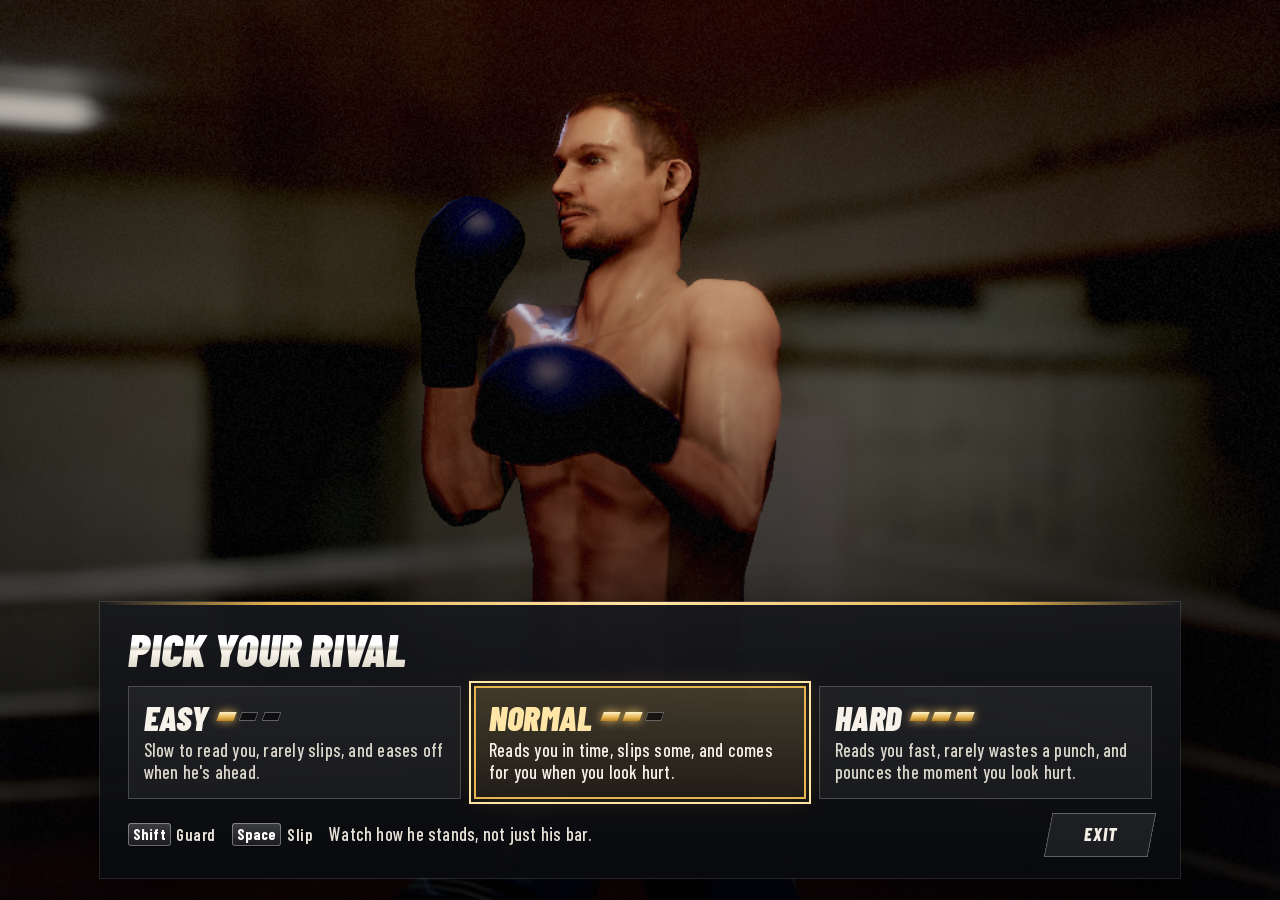
<file: gfx/dev/extras.html>
<!doctype html>
<html lang="en">
<head>
<meta charset="utf-8">
<meta name="viewport" content="width=device-width,initial-scale=1,viewport-fit=cover">
<title>Arena extras test bench</title>
<style>
  html,body{margin:0;background:#000;height:100%}
  #bg{position:absolute;inset:0;background:#141210 url(ref/look-target.png) center/cover no-repeat}
</style>
</head>
<body>
<!-- Test bench only. Each module on its own over a photo standing in for the live ring. No GPU needed.
     Query: view=menu|notes|coach|stack, text=small|large, rm=1, touch=1, initial=easy|normal|hard, cx=live (the real Codex, read out of game.js, for layout).
     window.EXTRAS is what a test drives. -->
<div class="arena-x" id="root"><div id="bg"></div></div>
<script type="module">
import { createFightMenu, LEVEL_LINES, STORE_KEY } from '../arena/menu.js';
import { createNotesPanel, DISCLAIMER, renderMarkdown } from '../arena/notes.js';
import { createCoach, COACH_LINES } from '../arena/coach.js';
import { createMatch, setReach, STEP, HEAD } from '../arena/sim.js';
import { createAI, createBot } from '../arena/ai.js';

const P = new URLSearchParams(location.search);
const view = P.get('view') || 'menu';
if (P.get('text')) document.documentElement.dataset.textSize = P.get('text');
if (P.get('rm')) document.body.classList.add('reduce-motion');
const touch = P.has('touch') ? P.get('touch') === '1' : undefined;
const root = document.getElementById('root');

/* The real Codex, without a copy: the same object the game declares, cut out of the real script and declared the same way, as a classic-script const. */
async function loadLiveCodex() {
  const source = await (await fetch('../../game.js')).text();
  const from = source.indexOf('const CX = {'), to = source.indexOf('const SD = {', from);
  if (from < 0 || to < 0) throw new Error('CX not found in game.js');
  const s = document.createElement('script');
  s.textContent = source.slice(from, to);
  document.head.appendChild(s);
  return source;
}

const log = { pick: [], exit: 0, close: 0 };
const X = window.EXTRAS = { log, view, LEVEL_LINES, STORE_KEY, DISCLAIMER, COACH_LINES, HEAD, renderMarkdown, menu: null, notes: null, coach: null, hud: null, match: null, game: null };

/* ---------- helpers a test can call ---------- */
const describe = (n) => (n ? n.tagName.toLowerCase() + (n.className && n.className.baseVal === undefined ? '.' + String(n.className).trim().replace(/\s+/g, '.') : '') + (n.dataset && n.dataset.level ? '[' + n.dataset.level + ']' : '') + (n.dataset && n.dataset.key ? '[' + n.dataset.key + ']' : '') + (n.dataset && n.dataset.act ? '[' + n.dataset.act + ']' : '') : null);
X.focused = () => describe(document.activeElement);
/* Anything showing that runs off the viewport, within one module's element. */
X.offscreen = (sel) => {
  const w = innerWidth, h = innerHeight, bad = [];
  for (const el of document.querySelectorAll(sel + ', ' + sel + ' *')) {
    const cs = getComputedStyle(el);
    if (cs.display === 'none' || cs.visibility === 'hidden') continue;
    const r = el.getBoundingClientRect();
    if (!r.width || !r.height) continue;
    if (r.right > w + 1 || r.left < -1) bad.push(describe(el) + ' x ' + Math.round(r.left) + '..' + Math.round(r.right));
  }
  return bad.slice(0, 8);
};
X.rects = (sel) => [...document.querySelectorAll(sel)].map((el) => { const r = el.getBoundingClientRect(); return { el: describe(el), x: Math.round(r.left), y: Math.round(r.top), w: Math.round(r.width), h: Math.round(r.height) }; });

/* ---------- menu ---------- */
X.makeMenu = (o = {}) => {
  if (X.menu) X.menu.destroy();
  X.menu = createFightMenu(root, { touch, initial: P.get('initial') || undefined, onPick: (l) => log.pick.push(l), onExit: () => log.exit++, ...o });
  return X.menu;
};
/* ---------- notes ---------- */
X.makeNotes = (o = {}) => {
  if (X.notes) X.notes.destroy();
  X.notes = createNotesPanel(root, { onClose: () => log.close++, ...o });
  return X.notes;
};

/* ---------- the corner's line: the markup the hook adds to index.js, and the real sim to feed it ---------- */
function makeCoachStrip() {
  const el = document.createElement('div');
  el.className = 'ax-x-coach';
  el.setAttribute('role', 'status');
  el.innerHTML = '<span class="ax-x-coach-who">Your corner</span><span class="ax-x-coach-text"></span>';
  el.style.visibility = 'hidden';
  (X.hud ? X.hud.el : root).appendChild(el); // inside the HUD's stacking context, as the hook does, so the pause and end panels cover it
  return el;
}
X.showCoach = (text) => { if (!X.strip) X.strip = makeCoachStrip(); X.strip.querySelector('.ax-x-coach-text').textContent = text; X.strip.style.visibility = 'visible'; X.strip.classList.add('is-on'); };
X.hideCoach = () => { if (X.strip) { X.strip.classList.remove('is-on'); X.strip.style.visibility = 'hidden'; } };
/* One real match, the game's frame loop, a bot on the player's side. Returns what the corner said at each round end. */
X.playCoach = async (bot = 'learner', level = 'normal', seed = 1) => {
  setReach(await (await fetch('../arena/reach.json')).json());
  const FRAME = 1 / 60, m = createMatch({ seed, ringHalf: 2.9, corners: { blue: [-2.5, -2.5], red: [2.5, 2.5] } }), b = createBot(bot, { seed: seed * 7 + 1 }), ai = createAI({ difficulty: level, seed: seed * 13 + 5 });
  const c = X.coach || (X.coach = createCoach({ HEAD }));
  c.reset();
  const said = [];
  let bank = 0, guard = 0;
  while (m.state !== 'over' && guard++ < 54000) {
    const ip = b.decide(m, m.p, m.o, FRAME), io = ai.decide(m, m.o, m.p, FRAME);
    m.step(0, ip, io); ip.punch = null; io.punch = null;
    bank += FRAME;
    while (bank >= STEP && m.state !== 'over') { bank -= STEP; m.step(STEP, ip, io); }
    for (const e of m.events) { c.onEvent(e); if (e.type === 'round_end') { const r = c.line(m); said.push({ round: e.round, tag: r.tag, text: r.text, stop: c.offerStop(m), state: m.state }); } }
    m.events.length = 0;
  }
  X.match = m;
  return { said, how: m.result.how };
};

/* ---------- stack: the real HUD under the modules, and index.js's keyboard routing with the hook's one line, so the routing can be tested with no GPU ---------- */
function fakeFighter(name, corner) { return { x: 0, z: 0, vx: 0, vz: 0, yaw: 0, hp: 100, maxHp: 100, sta: 100, maxSta: 100, head: 0, guard: 0, punch: null, stun: 0, slip: 0, down: null, knock: { x: 0, z: 0 }, landed: 0, taken: 0, clean: 0, fat: 0, name, corner, thrown: 0, kd: 0 }; }
async function makeStack() {
  const { createHud } = await import('../arena/hud.js');
  const m = X.match = { state: 'fight', round: 1, rounds: 3, clock: 41, p: fakeFighter('YOU', 'blue'), o: fakeFighter('RIVAL', 'red'), events: [], result: null, scores: [], step() {} };
  const game = X.game = { paused: false, closed: 0, keys: [], seen: [] };
  const hud = X.hud = createHud(root, { touch, onPause: () => { game.paused = true; }, onResume: () => { game.paused = false; }, onExit: () => { game.closed++; }, onRematch: () => {}, onInput: () => {}, onNotes: () => X.notes.open() });
  await hud.ready;
  /* the Notes button the hook adds to hud.js, unless it is already there */
  for (const panel of hud.el.querySelectorAll('.ax-pause,.ax-end')) if (!panel.querySelector('[data-x-notes],[data-act="notes"]')) {
    const b = document.createElement('button');
    b.className = 'ax-btn'; b.type = 'button'; b.dataset.xNotes = '1'; b.innerHTML = '<span>Notes</span>';
    b.addEventListener('click', () => X.notes.open());
    panel.querySelector('.ax-btnrow').appendChild(b);
  }
  hud.update(m, 0);
  /* From index.js wireInput. The first two lines after the modifier check are the hook. */
  const panelOn = () => hud.el.querySelector('.ax-panel.is-on');
  const GAME = new Set(['KeyW', 'KeyA', 'KeyS', 'KeyD', 'ShiftLeft', 'ShiftRight', 'Space', 'KeyJ', 'KeyK', 'KeyL', 'KeyU', 'KeyI', 'KeyO']);
  game.onKeyDown = (e) => {
    if (e.ctrlKey || e.metaKey || e.altKey) return;
    if (X.menu && X.menu.isOpen) return;
    if (X.notes && X.notes.isOpen) return;
    const code = e.code;
    if (code === 'Escape') {
      e.preventDefault(); e.stopPropagation();
      if (e.repeat) return;
      if (hud.paused) { game.paused = false; hud.setPaused(false); return; }
      if (hud.el.querySelector('.ax-end.is-on')) { game.closed++; return; }
      game.paused = true; hud.setPaused(true); return;
    }
    const panel = panelOn();
    if (panel) {
      if (code === 'Tab') { e.preventDefault(); const b = [...panel.querySelectorAll('.ax-btn')], i = b.indexOf(document.activeElement); b[(i + (e.shiftKey ? -1 : 1) + b.length) % b.length].focus(); }
      if (!(e.target && panel.contains(e.target))) e.stopPropagation();
      return;
    }
    e.stopPropagation();
    if (code === 'Tab') e.preventDefault();
    if (!GAME.has(code)) return;
    e.preventDefault();
    game.keys.push(code);
  };
  game.onKeyUp = (e) => { const panel = panelOn(); if (!(panel && e.target && panel.contains(e.target))) e.stopPropagation(); };
  window.addEventListener('keydown', game.onKeyDown, true);
  window.addEventListener('keyup', game.onKeyUp, true);
  root.addEventListener('keydown', (e) => e.stopPropagation());
  root.addEventListener('keyup', (e) => e.stopPropagation());
  /* the page's own listeners, which must never hear a key while the overlay is up */
  window.addEventListener('keydown', (e) => game.seen.push(e.code));
  X.endScreen = async () => {
    Object.assign(m, { state: 'over', clock: 0, round: 3, scores: [[10, 9], [9, 10], [10, 9]], result: { winner: 'p', how: 'decision', round: 3 } });
    m.p.hp = 41; m.o.hp = 33; m.p.clean = 9; m.o.clean = 11; m.p.landed = 38; m.o.landed = 35;
    hud.onEvent({ type: 'decision', who: 'p', t: 0 });
    for (let i = 0; i < 30; i++) hud.update(m, .25);
  };
  X.breakScreen = () => {
    Object.assign(m, { state: 'break', clock: 8, round: 1, scores: [[10, 9]] });
    m.p.hp = 58; m.o.hp = 44; m.p.sta = 60; m.o.sta = 50;
    hud.onEvent({ type: 'round_end', who: 'p', round: 1, score: [10, 9], t: 0 });
    hud.update(m, .05);
    hud.update(m, 1.5);
  };
}

X.ready = (async () => {
  let page = null;
  if (P.get('cx') === 'live') page = await loadLiveCodex();
  X.makeNotes();
  X.makeMenu();
  await Promise.all([X.menu.ready, X.notes.ready]);
  X.pageSource = page;
  if (view === 'stack') await makeStack();
  if (view === 'coach') { X.coach = createCoach({ HEAD }); await makeStack(); X.breakScreen(); }
  if (view === 'menu') X.menu.show();
  if (view === 'notes') X.notes.open(P.get('section') || undefined);
  return true;
})();
</script>
</body>
</html>
</file>
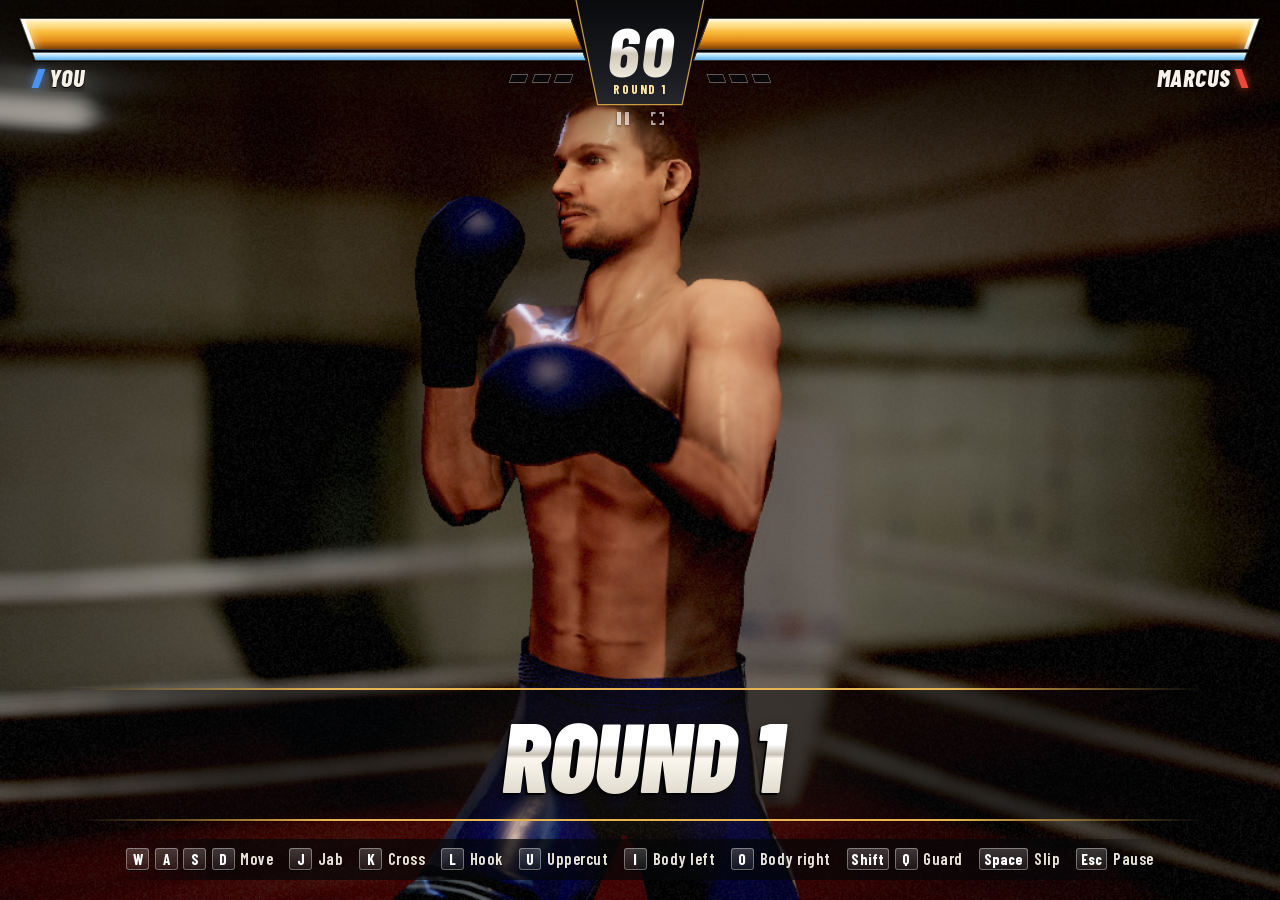
<file: gfx/dev/hud.html>
<!doctype html>
<html lang="en">
<head>
<meta charset="utf-8">
<meta name="viewport" content="width=device-width,initial-scale=1,viewport-fit=cover">
<title>Arena HUD test bench</title>
<style>
  html,body{margin:0;background:#000;height:100%}
  #bg{position:absolute;inset:0;background:#141210 url(ref/look-target.png) center/cover no-repeat}
</style>
</head>
<body>
<!-- Test bench only. The photo stands in for the 3D scene so the HUD can be judged over a realistic picture. -->
<div class="arena-x" id="root"><div id="bg"></div></div>
<script type="module">
import { createHud } from '../arena/hud.js';

const params = new URLSearchParams(location.search);
if (params.get('text')) document.documentElement.dataset.textSize = params.get('text');
if (params.get('rm')) document.body.classList.add('reduce-motion');
const touch = params.get('touch') === '1';

/* A fake Match that follows the sim contract in DESIGN.md. It holds state, the real sim is not involved. */
function fighter(name, corner) {
  return { x: 0, z: 0, vx: 0, vz: 0, yaw: 0, hp: 100, maxHp: 100, sta: 100, maxSta: 100, head: 13.37, guard: 0, punch: null, stun: 0, slip: 0, down: null,
    knock: { x: 0, z: 0 }, landed: 0, taken: 0, clean: 0, fat: 0, name, corner };
}
function fakeMatch() {
  return { state: 'intro', round: 1, rounds: 3, clock: 60, p: fighter('You', 'blue'), o: fighter('Marcus', 'red'), events: [], result: null, scores: [],
    step() {} };
}
let match = fakeMatch();
const log = { pause: 0, resume: 0, rematch: 0, exit: 0, input: [] };
const hud = createHud(document.getElementById('root'), {
  touch,
  onPause: () => log.pause++, onResume: () => log.resume++, onExit: () => log.exit++,
  onRematch: () => { log.rematch++; match = fakeMatch(); },
  onInput: params.get('keys') === '1' ? undefined : (code, down) => log.input.push(code + (down ? '+' : '-')),
});
let running = true, last = performance.now();
function frame(now) {
  const dt = Math.min(.1, (now - last) / 1000); last = now;
  if (running) {
    for (const ev of match.events) hud.onEvent(ev);
    match.events.length = 0;
    hud.update(match, dt);
  }
  requestAnimationFrame(frame);
}
requestAnimationFrame(frame);
const sleep = (ms) => new Promise((r) => setTimeout(r, ms));
const ev = (type, o = {}) => match.events.push({ type, who: 'p', t: 0, ...o });
/* Run the HUD's timers forward without waiting, so a state can be shot without the banner that led to it. */
const settle = (sec = 3) => { for (let i = 0; i < sec / .25; i++) hud.update(match, .25); };
const fightAt = (o) => { Object.assign(match, { state: 'fight', ...o }); hud.update(match, 0); };

const scenes = {
  async load0() { hud.showLoading(0.0, 'Loading the ring'); },
  async load() { hud.showLoading(0.62, 'Loading the fighters'); },
  async intro() { ev('round_start'); },
  async intro3() { match.round = 3; ev('round_start'); },
  async fightbanner() { match.state = 'fight'; ev('fight'); },
  async fight() {
    fightAt({ clock: 43 }); match.p.hp = 71; match.o.hp = 52; match.p.sta = 64; match.o.sta = 41;
    settle();
    match.o.hp = 38; ev('hit', { who: 'p', kind: 'hook', tgt: 'head', power: .7, dir: [1, 0] });
  },
  async combo() {
    fightAt({ clock: 31, round: 2, scores: [{ p: 10, o: 9 }] }); match.p.hp = 83; match.o.hp = 61; match.p.sta = 52; match.o.sta = 60;
    settle();
    for (let i = 0; i < 4; i++) {
      match.o.hp -= 5;
      ev('hit', { who: 'p', kind: i === 3 ? 'hook' : 'jab', tgt: 'head', power: .5, counter: i === 3, dir: [1, 0] });
      await sleep(70);
    }
  },
  async low() {
    fightAt({ clock: 7.4, round: 3, scores: [{ p: 10, o: 9 }, { p: 9, o: 10 }] }); match.p.hp = 27; match.o.hp = 12; match.p.sta = 18; match.o.sta = 9;
    settle();
    match.p.hp = 19; ev('hit', { who: 'o', kind: 'cross', tgt: 'head', power: .95, dir: [-1, 0] });
    await sleep(70);
  },
  async downo() {
    match.state = 'down'; match.clock = 22; match.p.hp = 66; match.o.hp = 14; match.o.down = { t: 4.2, count: 4, n: 2 };
    ev('knockdown', { who: 'o', power: 1 });
  },
  async downp() {
    match.state = 'down'; match.clock = 22; match.p.hp = 0; match.o.hp = 71; match.p.down = { t: 6.1, count: 6, n: 1 };
    ev('knockdown', { who: 'p', power: 1 });
  },
  async time() {
    match.state = 'break'; match.clock = 8; match.p.hp = 58; match.o.hp = 44; match.scores = [{ p: 10, o: 9 }];
    ev('round_end');
  },
  async ko() {
    match.state = 'over'; match.clock = 12; match.round = 2; match.p.hp = 40; match.o.hp = 0; match.scores = [{ p: 10, o: 9 }];
    match.result = { winner: 'p', how: 'ko', round: 2 }; ev('ko', { who: 'o' });
  },
  async tko() {
    match.state = 'over'; match.clock = 33; match.round = 1; match.p.hp = 12; match.o.hp = 61;
    match.result = { winner: 'o', how: 'tko', round: 1 }; ev('tko', { who: 'p' });
  },
  async stopped() {
    match.state = 'over'; match.clock = 12; match.round = 3; match.p.hp = 71; match.o.hp = 54; match.scores = [{ p: 10, o: 9 }, { p: 10, o: 9 }];
    match.result = { winner: 'p', how: 'stopped', round: 3 }; ev('stopped', { who: 'o' });
  },
  async decision() {
    match.state = 'over'; match.clock = 0; match.round = 3; match.p.hp = 41; match.o.hp = 33; match.scores = [{ p: 10, o: 9 }, { p: 9, o: 10 }, { p: 10, o: 9 }];
    match.result = { winner: 'p', how: 'decision', round: 3 }; ev('decision', { who: 'p' });
  },
  async endstop() {
    match.state = 'over'; match.clock = 12; match.round = 3; match.p.hp = 71; match.o.hp = 54; match.p.clean = 4; match.o.clean = 19; match.p.landed = 41; match.o.landed = 22;
    match.scores = [{ p: 10, o: 9 }, { p: 10, o: 9 }];
    match.result = { winner: 'p', how: 'stopped', round: 3 }; ev('stopped', { who: 'o' });
    await sleep(60); settle(5);
  },
  async endko() {
    match.state = 'over'; match.clock = 12; match.round = 2; match.p.hp = 0; match.o.hp = 61; match.p.clean = 15; match.o.clean = 6; match.p.landed = 18; match.o.landed = 33;
    match.scores = [{ p: 9, o: 10 }];
    match.result = { winner: 'o', how: 'ko', round: 2 }; ev('ko', { who: 'p' });
    await sleep(60); settle(5);
  },
  async enddec() {
    match.state = 'over'; match.clock = 0; match.round = 3; match.p.hp = 41; match.o.hp = 33; match.p.clean = 9; match.o.clean = 11; match.p.landed = 38; match.o.landed = 35;
    match.scores = [{ p: 10, o: 9 }, { p: 9, o: 10 }, { p: 10, o: 8 }];
    match.result = { winner: 'p', how: 'decision', round: 3 }; ev('decision', { who: 'p' });
    await sleep(60); settle(5);
  },
  async pause() {
    fightAt({ clock: 43 }); match.p.hp = 71; match.o.hp = 52;
    settle();
    q('.ax-pausebtn').click();
  },
};
const q = (s) => document.querySelector(s);
window.HUDTEST = {
  hud, log, scenes,
  get match() { return match; },
  sleep,
  /* Run a scene on a fresh fake match, then wait for its entrance animation to settle. */
  async scene(name, wait = 700) {
    match = fakeMatch();
    await sleep(40);
    await hud.ready;
    await scenes[name]();
    await sleep(wait);
    return { name, overflowX: overflow() };
  },
  overflow,
};
/* Anything on screen that runs off the side of the viewport. */
function overflow() {
  const w = innerWidth, h = innerHeight, bad = [];
  for (const el of document.querySelectorAll('.ax-hud *')) {
    const cs = getComputedStyle(el);
    if (cs.display === 'none' || cs.visibility === 'hidden') continue;
    if (el.closest('.ax-bn-burst,.ax-bn-glow,.ax-bn-ghost,.ax-sr')) continue;
    const r = el.getBoundingClientRect();
    if (!r.width || !r.height) continue;
    if (el.closest('.ax-bn') && !el.closest('.is-on')) continue;
    if (el.closest('.ax-panel') && !el.closest('.is-on')) continue;
    if (el.closest('.ax-load') && !el.closest('.is-on')) continue;
    if (el.closest('.ax-bars')) continue;
    if (r.right > w + 1 || r.left < -1) bad.push((el.className.baseVal ?? el.className) + ' ' + Math.round(r.left) + '..' + Math.round(r.right));
  }
  return bad.slice(0, 8);
}
</script>
</body>
</html>
</file>
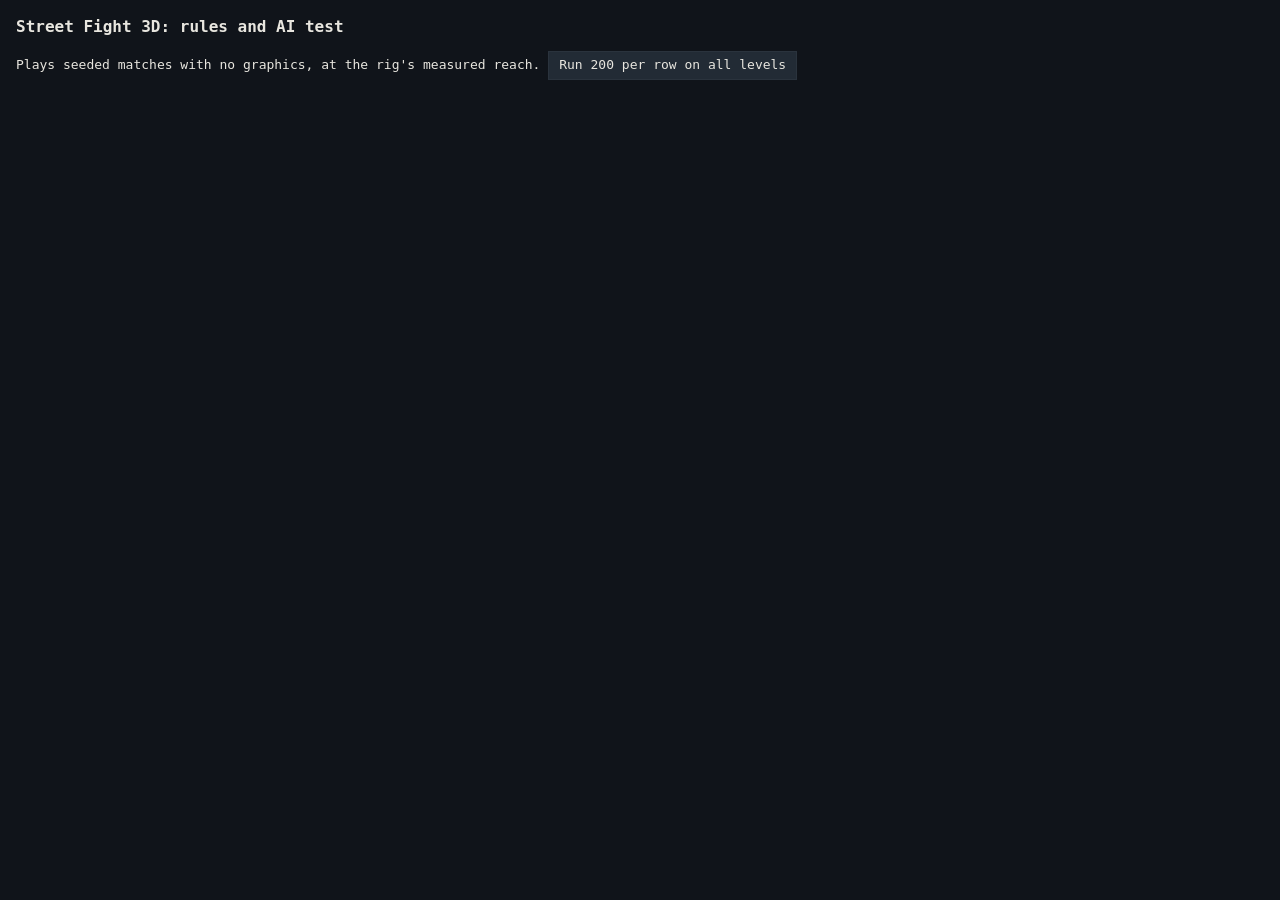
<file: gfx/dev/simtest.html>
<!doctype html>
<html lang="en"><head><meta charset="utf-8"><meta name="viewport" content="width=device-width,initial-scale=1">
<title>Sim Test</title>
<style>
:root{--bg:#10141a;--fg:#e8e6df;--mute:#8c97a3;--line:#2a333d;--good:#7fd18c;--bad:#e8806e}
body{margin:0;padding:16px;background:var(--bg);color:var(--fg);font:13px/1.4 ui-monospace,Menlo,Consolas,monospace}
h1{font-size:16px;margin:0 0 8px} h2{font-size:13px;margin:16px 0 4px;color:var(--mute);font-weight:normal}
table{border-collapse:collapse;margin:4px 0 12px} th,td{border:1px solid var(--line);padding:2px 7px;text-align:right} th:first-child,td:first-child{text-align:left}
th{color:var(--mute);font-weight:normal} button{font:inherit;background:#222b35;color:var(--fg);border:1px solid var(--line);padding:4px 10px;cursor:pointer}
#out{overflow-x:auto} .bad{color:var(--bad)} .good{color:var(--good)}
</style></head><body>
<h1>Street Fight 3D: rules and AI test</h1>
<p>Plays seeded matches with no graphics, at the rig's measured reach. <button id="go">Run 200 per row on all levels</button> <span id="status"></span></p>
<div id="out"></div>
<script type="module">
/* HARNESS START */
import { createMatch, setReach, STEP, PUNCHES, REACH, RING, HEAD, TUNE } from '../arena/sim.js';
import { createAI, createBot, BOTS, LEVELS } from '../arena/ai.js';

/* Every table is measured at the reach the rig measured. Outside a browser, a runner sets globalThis.REACH_JSON before this module runs. */
const REACH_JSON = globalThis.REACH_JSON ?? await (await fetch('../arena/reach.json')).json();
setReach(REACH_JSON);

const KINDS = Object.keys(PUNCHES), HEAD_KINDS = KINDS.filter((k) => PUNCHES[k].tgt === 'head'), BODY_KINDS = KINDS.filter((k) => PUNCHES[k].tgt === 'body');
const LEVEL_NAMES = ['easy', 'normal', 'hard'];
const blankSide = () => ({ thrown: 0, hit: 0, block: 0, slip: 0, whiff: 0, clean: 0, counter: 0, kinds: Object.fromEntries(KINDS.map((k) => [k, { thrown: 0, hit: 0, block: 0, slip: 0, whiff: 0 }])) });
const blankRound = () => ({ o: Object.fromEntries(KINDS.map((k) => [k, 0])), p: Object.fromEntries(KINDS.map((k) => [k, 0])), distSum: 0, distN: 0 });

/* What the game passes to createMatch: stage.js builds the ring at 2.9 inside the ropes with the corner stools at 2.5. */
const GAME_RING = { ringHalf: 2.9, corners: { blue: [-2.5, -2.5], red: [2.5, 2.5] } };
/* How often the game calls decide. A slower or faster frame changes when a man can act, so this is a real measure: see frameRates in the notes. */
const FRAME = 1 / 60;

/* Play one match. Returns everything the report needs and any rule the sim broke.
   It runs the same frame loop as index.js: one decide per frame, presses go in once, then the sim goes tick by tick and a contact ends the frame's ticks.
   dt is that frame time. Rules are checked on every tick. */
function playMatch(botName, { difficulty = 'normal', seed = 1, kind = 'jab', trace = false, dt = FRAME } = {}) {
  const m = createMatch({ seed, ...GAME_RING });
  const bot = createBot(botName, { seed: seed * 7 + 1, kind }), ai = createAI({ difficulty, seed: seed * 13 + 5 });
  const r = { seed, bot: botName, sides: { p: blankSide(), o: blankSide() }, kd: { p: 0, o: 0 }, stag: { p: 0, o: 0 }, viol: {}, hash: 0, ropes: 0, log: trace ? [] : null, gapMax: 0, perRound: [null, blankRound(), blankRound(), blankRound()], fightTime: 0 };
  const viol = (k) => { r.viol[k] = (r.viol[k] || 0) + 1; };
  const inRange = m.ring.limit + m.ring.give + 1e-6, minSep = m.ring.minSep - .004;
  let guard = 0, gap = 0, h = 17, bank = 0, contact = false;
  const afterTick = () => {
    const R = r.perRound[Math.min(m.round, 3)];
    for (const e of m.events) {
      const a = r.sides[e.who];
      switch (e.type) {
        case 'throw': a.thrown++; a.kinds[e.kind].thrown++; R[e.who][e.kind]++; gap = 0; break;
        case 'hit': a.hit++; a.kinds[e.kind].hit++; if (e.clean) a.clean++; if (e.counter) a.counter++; contact = true; break;
        case 'block': a.block++; a.kinds[e.kind].block++; contact = true; break;
        case 'slipped': a.slip++; a.kinds[e.kind].slip++; break;
        case 'whiff': a.whiff++; a.kinds[e.kind].whiff++; break;
        case 'knockdown': r.kd[e.who]++; break;
        case 'stagger': r.stag[e.who]++; break;
        case 'rope': r.ropes++; break;
      }
      if (trace && e.type !== 'step') r.log.push(e);
    }
    m.events.length = 0;
    /* longest stretch of the fight state with no punch thrown by either man. A round break or a count ends the stretch. */
    if (m.state === 'fight') { gap += STEP; r.fightTime += STEP; if (gap > r.gapMax) r.gapMax = gap; R.distSum += Math.hypot(m.p.x - m.o.x, m.p.z - m.o.z); R.distN++; } else gap = 0;
    /* invariants, every tick */
    const { p, o } = m, d = Math.hypot(p.x - o.x, p.z - o.z);
    if (d < minSep) viol('overlap');
    for (const f of [p, o]) {
      if (Math.abs(f.x) > inRange || Math.abs(f.z) > inRange) viol('rope');
      if (!(f.hp >= 0 && f.hp <= f.maxHp) || !(f.sta >= 0 && f.sta <= f.maxSta)) viol('range');
      if (!(f.guard >= 0 && f.guard <= 1)) viol('guard');
      if (!Number.isFinite(f.x + f.z + f.yaw + f.vx + f.vz + f.head) || f.head < 0) viol('nan');
      if (f.punch && f.punch.t > f.punch.dur + .1) viol('punch');
    }
    h = (Math.imul(h, 31) + Math.round(p.x * 1e4) + Math.imul(Math.round(o.z * 1e4), 7) + Math.round(p.hp * 100) + Math.imul(Math.round(o.hp * 100), 3)) | 0;
  };
  while (m.state !== 'over' && guard++ < 900 / dt) {
    const ip = bot.decide(m, m.p, m.o, dt), io = ai.decide(m, m.o, m.p, dt);
    m.step(0, ip, io); ip.punch = null; io.punch = null;
    bank += dt; contact = false;
    while (bank >= STEP && m.state !== 'over') {
      bank -= STEP;
      m.step(STEP, ip, io); afterTick();
      if (contact) { bank = 0; break; }
    }
  }
  if (m.state !== 'over') viol('never ended');
  r.result = m.result; r.round = m.round; r.time = m.time; r.pHp = m.p.hp; r.oHp = m.o.hp; r.pHead = m.p.head; r.oHead = m.o.head;
  r.pClean = m.p.clean; r.oClean = m.o.clean; r.pKd = m.p.kdTotal; r.oKd = m.o.kdTotal; r.hash = h;
  return r;
}

const pct = (a, b) => (b ? +(100 * a / b).toFixed(1) : 0);
const stats = (xs) => {
  if (!xs.length) return null;
  const a = xs.slice().sort((p, q) => p - q), q = (f) => +a[Math.min(a.length - 1, Math.floor(f * a.length))].toFixed(1);
  return { n: a.length, mean: +(a.reduce((s, x) => s + x, 0) / a.length).toFixed(1), min: +a[0].toFixed(1), p25: q(.25), med: q(.5), p75: q(.75), p90: q(.9), max: +a[a.length - 1].toFixed(1) };
};

/* Many matches of one bot against one level. kind: which button the spam bot presses; left null it cycles through the six punches. */
function suite(botName, { n = 200, difficulty = 'normal', seed0 = 1000, kind = null, dt = FRAME } = {}) {
  const T = { bot: botName, kind, difficulty, n, wins: 0, losses: 0, draws: 0, how: { ko: 0, tko: 0, stopped: 0, decision: 0 }, lossHow: { ko: 0, tko: 0, stopped: 0, decision: 0 }, winHow: { ko: 0, tko: 0, stopped: 0, decision: 0 }, rounds: 0, roundHist: [0, 0, 0, 0],
    p: blankSide(), o: blankSide(), viol: {}, stopHp: [], stopHpP: [], stopHpO: [], pClean: 0, oClean: 0, pKd: 0, oKd: 0, time: 0, fightTime: 0, gaps: [], perRound: [null, blankRound(), blankRound(), blankRound()] };
  const add = (A, B) => { for (const k of ['thrown', 'hit', 'block', 'slip', 'whiff', 'clean', 'counter']) A[k] += B[k]; for (const q of KINDS) for (const k of ['thrown', 'hit', 'block', 'slip', 'whiff']) A.kinds[q][k] += B.kinds[q][k]; };
  for (let i = 0; i < n; i++) {
    const k = kind ?? (botName === 'spam' ? KINDS[i % KINDS.length] : 'jab');
    const r = playMatch(botName, { difficulty, seed: seed0 + i, kind: k, dt });
    const w = r.result ? r.result.winner : null, how = r.result ? r.result.how : 'decision';
    if (w === 'p') { T.wins++; T.winHow[how]++; } else if (w === 'o') { T.losses++; T.lossHow[how]++; } else T.draws++;
    T.how[how]++; T.rounds += r.round; T.roundHist[r.round]++;
    add(T.p, r.sides.p); add(T.o, r.sides.o);
    if (how === 'stopped') { const hp = r.result.loserHp; T.stopHp.push(hp); (w === 'p' ? T.stopHpO : T.stopHpP).push(hp); }
    T.pClean += r.pClean; T.oClean += r.oClean; T.pKd += r.pKd; T.oKd += r.oKd; T.time += r.time; T.fightTime += r.fightTime; T.gaps.push(r.gapMax);
    for (let q = 1; q <= 3; q++) { const A = T.perRound[q], B = r.perRound[q]; for (const s of ['o', 'p']) for (const x of KINDS) A[s][x] += B[s][x]; A.distSum += B.distSum; A.distN += B.distN; }
    for (const v in r.viol) T.viol[v] = (T.viol[v] || 0) + r.viol[v];
  }
  return T;
}

/* What one man threw in each round and how far apart they stood. */
function styleOf(T, side = 'o') {
  return [1, 2, 3].map((q) => {
    const A = T.perRound[q], c = A[side], tot = KINDS.reduce((s, k) => s + c[k], 0);
    const share = (ks) => pct(ks.reduce((s, k) => s + c[k], 0), tot);
    return { round: q, thrown: tot, jab: share(['jab']), cross: share(['cross']), hook: share(['hook']), upper: share(['upper']), body: share(BODY_KINDS), dist: A.distN ? +(A.distSum / A.distN).toFixed(3) : null };
  });
}

function rowOf(T) {
  const n = T.n, H = (S) => ({ thrown: +(S.thrown / n).toFixed(1), land: pct(S.hit, S.thrown), block: pct(S.block, S.thrown), slip: pct(S.slip, S.thrown), whiff: pct(S.whiff, S.thrown) });
  const aiHead = HEAD_KINDS.reduce((a, k) => { const c = T.o.kinds[k]; a.thrown += c.thrown; a.slip += c.slip; return a; }, { thrown: 0, slip: 0 });
  const gs = stats(T.gaps);
  return { bot: T.bot + (T.kind ? ':' + T.kind : ''), lvl: T.difficulty, n, win: pct(T.wins, n), loss: pct(T.losses, n), draw: pct(T.draws, n), how: T.how, lossHow: T.lossHow, winHow: T.winHow, avgRounds: +(T.rounds / n).toFixed(2), roundHist: T.roundHist.slice(1), r1: pct(T.roundHist[1], n), r3: pct(T.roundHist[3], n), player: H(T.p), ai: H(T.o),
    stopHp: stats(T.stopHp), stopHpPlayer: stats(T.stopHpP), stopHpAI: stats(T.stopHpO), rawStopP: T.stopHpP, rawStopO: T.stopHpO, cleanTakenPerMatch: { p: +(T.pClean / n).toFixed(1), o: +(T.oClean / n).toFixed(1) }, kdPerMatch: { p: +(T.pKd / n).toFixed(2), o: +(T.oKd / n).toFixed(2) }, secs: +(T.time / n).toFixed(1), fightSecs: +(T.fightTime / n).toFixed(1), deadP90: gs.p90, deadMax: gs.max, slipHead: pct(aiHead.slip, aiHead.thrown), style: styleOf(T, 'o'), viol: T.viol };
}
const kindTable = (S) => Object.fromEntries(KINDS.map((k) => { const c = S.kinds[k]; return [k, { thrown: c.thrown, hit: pct(c.hit, c.thrown), block: pct(c.block, c.thrown), slip: pct(c.slip, c.thrown), whiff: pct(c.whiff, c.thrown) }]; }));

/* The bots for one level. Spam is one row per button. */
function reportLevel(difficulty, { n = 200, seed0 = 1000, bots = BOTS, dt = FRAME } = {}) {
  const rows = {}, kinds = {};
  for (const b of bots) {
    if (b === 'spam') { for (const k of KINDS) { const T = suite('spam', { n, seed0, kind: k, difficulty, dt }); rows['spam:' + k] = rowOf(T); kinds['spam:' + k] = { player: kindTable(T.p), ai: kindTable(T.o) }; } continue; }
    const T = suite(b, { n, seed0, difficulty, dt }); rows[b] = rowOf(T); kinds[b] = { player: kindTable(T.p), ai: kindTable(T.o) };
  }
  return { rows, kinds };
}

/* Fight harness for the scripted tests: a real match in the fight state with both men placed. */
function arena(distance = 1, seed = 1) {
  const m = createMatch({ seed }), idle = { mx: 0, mz: 0, guard: false, punch: null, slip: false, getUp: false };
  while (m.state !== 'fight') m.step(STEP, idle, idle);
  m.p.x = -distance / 2; m.p.z = 0; m.o.x = distance / 2; m.o.z = 0; m.p.vx = m.p.vz = m.o.vx = m.o.vz = 0;
  m.p.yaw = Math.atan2(1, 0); m.o.yaw = Math.atan2(-1, 0); m.events.length = 0;
  return m;
}

/* Does a slip started inside the window really evade? Each head punch, thrown from reach, with the slip pressed so that the evade window covers the contact.
   Offsets run across the whole window, in every direction the player can hold. Control: the same slip pressed too early and too late. */
function slipTest() {
  const S = TUNE.slip, dirs = [[0, 0], [0, 1], [0, -1], [-1, 0], [1, 0]], out = { inWindow: { n: 0, evaded: 0 }, early: { n: 0, evaded: 0 }, late: { n: 0, evaded: 0 }, byKind: {} };
  const shot = (kind, dist, lead, dir) => {
    const m = arena(dist), P = PUNCHES[kind], ticks = Math.round(P.start / STEP), press = ticks - Math.round(lead / STEP), blank = { mx: 0, mz: 0, guard: false, punch: null, slip: false, getUp: false };
    let res = null;
    for (let t = 0; t < ticks + 60 && !res; t++) {
      const ia = { ...blank, punch: t === Math.max(0, -press) ? kind : null }, id = { ...blank, mx: dir[0], mz: dir[1], slip: t === Math.max(0, press) };
      m.step(STEP, ia, id);
      for (const e of m.events) if (e.who === 'p' && (e.type === 'hit' || e.type === 'block')) res = 'hit'; else if (e.who === 'p' && (e.type === 'slipped' || e.type === 'whiff')) res = 'evaded';
      m.events.length = 0;
    }
    return res === 'evaded';
  };
  for (const kind of HEAD_KINDS) {
    const K = out.byKind[kind] = { n: 0, evaded: 0 };
    for (const f of [.97, .85, .75]) for (const dir of dirs) {
      const dist = Math.max(RING.minSep + .02, REACH[kind] * f);
      for (let i = 0; i <= 8; i++) { const lead = S.from + (S.to - S.from) * i / 8; const e = shot(kind, dist, lead, dir); out.inWindow.n++; K.n++; if (e) { out.inWindow.evaded++; K.evaded++; } }
      for (const lead of [S.to + .03, S.to + .06]) { out.early.n++; if (shot(kind, dist, lead, dir)) out.early.evaded++; }
      for (const lead of [S.from - .03]) { out.late.n++; if (shot(kind, dist, lead, dir)) out.late.evaded++; }
    }
  }
  return { inWindowPct: pct(out.inWindow.evaded, out.inWindow.n), earlyPct: pct(out.early.evaded, out.early.n), latePct: pct(out.late.evaded, out.late.n), n: out.inWindow.n, byKind: Object.fromEntries(Object.entries(out.byKind).map(([k, v]) => [k, pct(v.evaded, v.n)])) };
}

/* How long does one punch, landing clean on a man who stands and mashes himself up, take to get the referee in? Real stamina, in range, thrown as fast as the rules allow. */
function routeTest(kinds = HEAD_KINDS, { n = 30 } = {}) {
  const out = {};
  for (const kind of kinds) {
    const secs = [], how = { stopped: 0, tko: 0, ko: 0, decision: 0 }, clean = [], hps = [];
    for (let i = 0; i < n; i++) {
      const m = createMatch({ seed: 9000 + i }), up = { mx: 0, mz: 0, guard: false, punch: null, slip: false, getUp: false };
      let fightT = 0, mash = 0, guard = 0;
      while (m.state !== 'over' && guard++ < 120 * 400) {
        const a = { mx: 0, mz: 0, guard: false, punch: null, slip: false, getUp: false }, d = { ...up };
        if (m.state === 'fight') {
          const dx = m.o.x - m.p.x, dz = m.o.z - m.p.z, l = Math.hypot(dx, dz) || 1;
          if (l > REACH[kind] - .1) { a.mx = dx / l; a.mz = dz / l; }
          if (l <= REACH[kind] - .03 && !m.p.punch) a.punch = kind;
          fightT += STEP;
        }
        mash += STEP * 6; d.getUp = !!m.o.down && (mash % 1) < .5;
        m.step(STEP, a, d); m.events.length = 0;
      }
      secs.push(fightT); if (m.result) { how[m.result.how]++; clean.push(m.o.clean); hps.push(m.o.hp); }
    }
    out[kind] = { fightSecs: stats(secs), how, clean: stats(clean), hp: stats(hps) };
  }
  return out;
}

/* Same seed, same fight. The hash runs over the whole fight, not just its end. */
function determinism(n = 20) {
  let same = 0, of = 0; const bots = ['mixed', 'skilled', 'learner', 'spam'], lv = LEVEL_NAMES;
  for (let i = 0; i < n; i++) { const b = bots[i % bots.length], d = lv[i % lv.length], kind = KINDS[i % KINDS.length]; const a = playMatch(b, { seed: 77 + i, difficulty: d, kind }), c = playMatch(b, { seed: 77 + i, difficulty: d, kind }); of++; if (a.hash === c.hash && a.time === c.time) same++; }
  return { same, of };
}

/* Median of the HP a fighter was stopped at, pooled over every bot except idle and turtle. */
function pooledStops(rows) {
  const P = [], O = [];
  for (const k in rows) { if (k === 'idle' || k === 'turtle') continue; P.push(...rows[k].rawStopP); O.push(...rows[k].rawStopO); }
  return { player: stats(P), ai: stats(O) };
}

/* The targets in the brief, each as measured, target text and pass or fail. */
function checkTargets(R) {
  const C = [], add = (name, value, target, ok) => C.push({ name, value, target, ok: !!ok }), L = (d) => R.levels[d].rows, N = L('normal'), H = L('hard');
  const range = (v, a, b) => v >= a && v <= b;
  const T = { easy: { mixed: [40, 65], learner: [55, 80], skilled: [85, 100], r1: 20 }, normal: { mixed: [10, 30], learner: [25, 45], skilled: [60, 70], r1: 35 }, hard: { mixed: [0, 10], learner: [5, 20], skilled: [30, 45], r1: 60 } };
  for (const d of LEVEL_NAMES) {
    const X = L(d), t = T[d];
    for (const b of ['mixed', 'learner', 'skilled']) add(`${d} ${b} win %`, X[b].win, `${t[b][0]}-${t[b][1]}`, range(X[b].win, t[b][0], t[b][1]));
    for (const b of ['mixed', 'learner']) add(`${d} ${b} ended in round 1 %`, X[b].r1, `at most ${t.r1}`, X[b].r1 <= t.r1);
    for (const b of ['idle', 'turtle']) add(`${d} ${b} win %`, X[b].win, '0', X[b].win === 0);
  }
  for (const b of ['mixed', 'learner']) add(`normal ${b} seconds per match`, N[b].secs, 'at least 80', N[b].secs >= 80);
  for (const k of KINDS) { const a = N['spam:' + k], b = H['spam:' + k]; add(`normal spam ${k} win %`, a.win, 'at most 35', a.win <= 35); add(`hard spam ${k} win %`, b.win, 'at most 15', b.win <= 15); add(`normal spam ${k} land %`, a.player.land, 'above 0', a.player.land > 0); }
  for (const b of ['runner', 'guardjab']) add(`normal ${b} win %`, N[b].win, 'at most 35', N[b].win <= 35);
  const sk = N.skilled, hn = (x) => pct(x, sk.n);
  add('normal skilled reach round 3 %', sk.r3, 'at least 50', sk.r3 >= 50);
  add('normal skilled decisions %', hn(sk.how.decision), '25-50', range(hn(sk.how.decision), 25, 50));
  add('normal skilled KO plus TKO %', hn(sk.how.ko + sk.how.tko), 'at least 15', hn(sk.how.ko + sk.how.tko) >= 15);
  add('normal skilled stopped %', hn(sk.how.stopped), '20-45', range(hn(sk.how.stopped), 20, 45));
  const types = {}; for (const k in N) for (const h in N[k].how) types[h] = (types[h] || 0) + N[k].how[h];
  add('normal every ending type occurs', JSON.stringify(types), 'all above 0', Object.values(types).every((v) => v > 0));
  add('normal mixed stopped %', pct(N.mixed.how.stopped, N.mixed.n), 'at most 60', pct(N.mixed.how.stopped, N.mixed.n) <= 60);
  const st = pooledStops(N);
  add('normal stoppage median HP, player stopped', st.player ? st.player.med : null, '40-65', st.player && range(st.player.med, 40, 65));
  add('normal stoppage median HP, AI stopped', st.ai ? st.ai.med : null, '40-65', st.ai && range(st.ai.med, 40, 65));
  for (const b of ['mixed', 'learner', 'skilled']) for (const [lab, s] of [['player', N[b].stopHpPlayer], ['AI', N[b].stopHpAI]]) if (s && s.n >= 10) add(`normal ${b} stoppage median HP, ${lab} stopped (n ${s.n})`, s.med, '40-65', range(s.med, 40, 65));
  add('normal skilled whiff %', sk.player.whiff, 'at most 40', sk.player.whiff <= 40);
  add('normal AI whiff % against skilled', sk.ai.whiff, 'at most 40', sk.ai.whiff <= 40);
  add('normal dead time p90 against mixed, s', N.mixed.deadP90, 'at most 6', N.mixed.deadP90 <= 6);
  add('normal dead time p90 against skilled, s', sk.deadP90, 'at most 6', sk.deadP90 <= 6);
  add('normal skilled slips AI head punches %', sk.slipHead, 'at least 3', sk.slipHead >= 3);
  add('scripted slip inside the window evades %', R.slip.inWindowPct, 'at least 80', R.slip.inWindowPct >= 80);
  for (const b of ['skilled', 'learner', 'mixed']) {
    const s = N[b].style;
    add(`normal style vs ${b}: jab share R1 / R3`, `${s[0].jab} / ${s[2].jab}`, 'R1 at least 1.5x R3', s[0].jab >= 1.5 * s[2].jab);
    add(`normal style vs ${b}: body share R1 / R2 / R3`, `${s[0].body} / ${s[1].body} / ${s[2].body}`, 'peaks in R2', s[1].body > s[0].body && s[1].body > s[2].body);
    add(`normal style vs ${b}: mean distance R1 / R2`, `${s[0].dist} / ${s[1].dist}`, 'R2 closer by at least .15', s[0].dist - s[1].dist >= .15);
  }
  const fast = Object.entries(R.route).map(([k, v]) => [k, v.fightSecs.med]).sort((a, b) => a[1] - b[1]);
  add('fastest route to a stoppage, seconds of fight', fast.map(([k, v]) => `${k} ${v}`).join(', '), 'hook first', fast[0][0] === 'hook');
  const viol = {}; for (const d of LEVEL_NAMES) for (const k in L(d)) for (const v in L(d)[k].viol) viol[v] = (viol[v] || 0) + L(d)[k].viol[v];
  add('rule breaks in all matches', JSON.stringify(viol), 'none', !Object.keys(viol).length);
  add('same seed, same fight', `${R.det.same} of ${R.det.of}`, '20 of 20', R.det.same === 20 && R.det.of === 20);
  add('TUNE.getUpTime', TUNE.getUpTime, '1.6-1.8', range(TUNE.getUpTime, 1.6, 1.8));
  add('HEAD thresholds', `${HEAD.warn} ${HEAD.bad} ${HEAD.stop}`, '7 13 20', HEAD.warn === 7 && HEAD.bad === 13 && HEAD.stop === 20);
  add('hard reaction delay, s', LEVELS.hard.react, 'at least .13', LEVELS.hard.react >= .13);
  add('rounds', '3 of 60 s, 8 s break', 'same', true);
  return C;
}

/* The whole table in the brief: every bot on every level, each spam button its own row, the scripted tests and the target check. */
function fullReport({ n = 200, seed0 = 1000, dt = FRAME } = {}) {
  const R = { n, seed0, levels: {} };
  for (const d of LEVEL_NAMES) R.levels[d] = reportLevel(d, { n, seed0, dt });
  R.slip = slipTest(); R.route = routeTest(); R.det = determinism(20);
  R.checks = checkTargets(R);
  return R;
}
const failures = (R) => R.checks.filter((c) => !c.ok);
/* HARNESS END */

/* ---------- page ---------- */
const out = document.getElementById('out'), status = document.getElementById('status');
const esc = (s) => String(s).replace(/&/g, '&amp;').replace(/</g, '&lt;');
function tableOf(rows) {
  const row = (R) => `<tr><td>${R.bot}</td><td>${R.n}</td><td>${R.win}</td><td>${R.how.ko}</td><td>${R.how.tko}</td><td>${R.how.stopped}</td><td>${R.how.decision}</td><td>${R.avgRounds}</td><td>${R.roundHist.join(' / ')}</td><td>${R.secs}</td><td>${R.deadP90}</td><td>${R.player.land} / ${R.player.block} / ${R.player.slip} / ${R.player.whiff}</td><td>${R.ai.land} / ${R.ai.block} / ${R.ai.slip} / ${R.ai.whiff}</td><td>${R.stopHpPlayer ? `${R.stopHpPlayer.n}: ${R.stopHpPlayer.med}` : '-'}</td><td>${R.stopHpAI ? `${R.stopHpAI.n}: ${R.stopHpAI.med}` : '-'}</td><td>${R.cleanTakenPerMatch.p} / ${R.cleanTakenPerMatch.o}</td><td class="${Object.keys(R.viol).length ? 'bad' : 'good'}">${Object.keys(R.viol).length ? JSON.stringify(R.viol) : 'none'}</td></tr>`;
  return `<table><tr><th>player bot</th><th>n</th><th>win %</th><th>KO</th><th>TKO</th><th>stopped</th><th>decision</th><th>avg rounds</th><th>ended in round 1/2/3</th><th>seconds</th><th>dead p90</th><th>player land/block/slip/whiff %</th><th>AI land/block/slip/whiff %</th><th>player stopped n: median HP</th><th>AI stopped n: median HP</th><th>clean taken p/o</th><th>rule breaks</th></tr>${Object.values(rows).map(row).join('')}</table>`;
}
function checksOf(C) { return `<h2>Targets</h2><table><tr><th>measure</th><th>measured</th><th>target</th><th>result</th></tr>${C.map((c) => `<tr><td>${esc(c.name)}</td><td>${esc(c.value)}</td><td>${esc(c.target)}</td><td class="${c.ok ? 'good' : 'bad'}">${c.ok ? 'met' : 'MISSED'}</td></tr>`).join('')}</table>`; }
function stylesOf(rows) { return `<h2>Rival's punch mix and mean distance by round, normal</h2><table><tr><th>against</th><th>round</th><th>thrown</th><th>jab %</th><th>cross %</th><th>hook %</th><th>upper %</th><th>body %</th><th>mean distance m</th></tr>${['mixed', 'learner', 'skilled'].flatMap((b) => rows[b].style.map((s) => `<tr><td>${b}</td><td>${s.round}</td><td>${s.thrown}</td><td>${s.jab}</td><td>${s.cross}</td><td>${s.hook}</td><td>${s.upper}</td><td>${s.body}</td><td>${s.dist}</td></tr>`)).join('')}</table>`; }
const SIMTEST = { playMatch, suite, rowOf, reportLevel, fullReport, slipTest, routeTest, determinism, checkTargets, tableOf, failures,
  /* The run the notes quote: returns a plain object, also drawn on the page. */
  run({ n = 200, seed0 = 1000 } = {}) {
    const t0 = performance.now(), R = fullReport({ n, seed0 });
    out.innerHTML = checksOf(R.checks) + LEVEL_NAMES.map((d) => `<h2>${d}</h2>${tableOf(R.levels[d].rows)}`).join('') + stylesOf(R.levels.normal.rows);
    status.textContent = `done in ${((performance.now() - t0) / 1000).toFixed(1)} s`;
    return R;
  } };
window.SIMTEST = SIMTEST;
document.getElementById('go').addEventListener('click', () => { status.textContent = 'running...'; setTimeout(() => SIMTEST.run(), 30); });
</script>
</body></html>
</file>
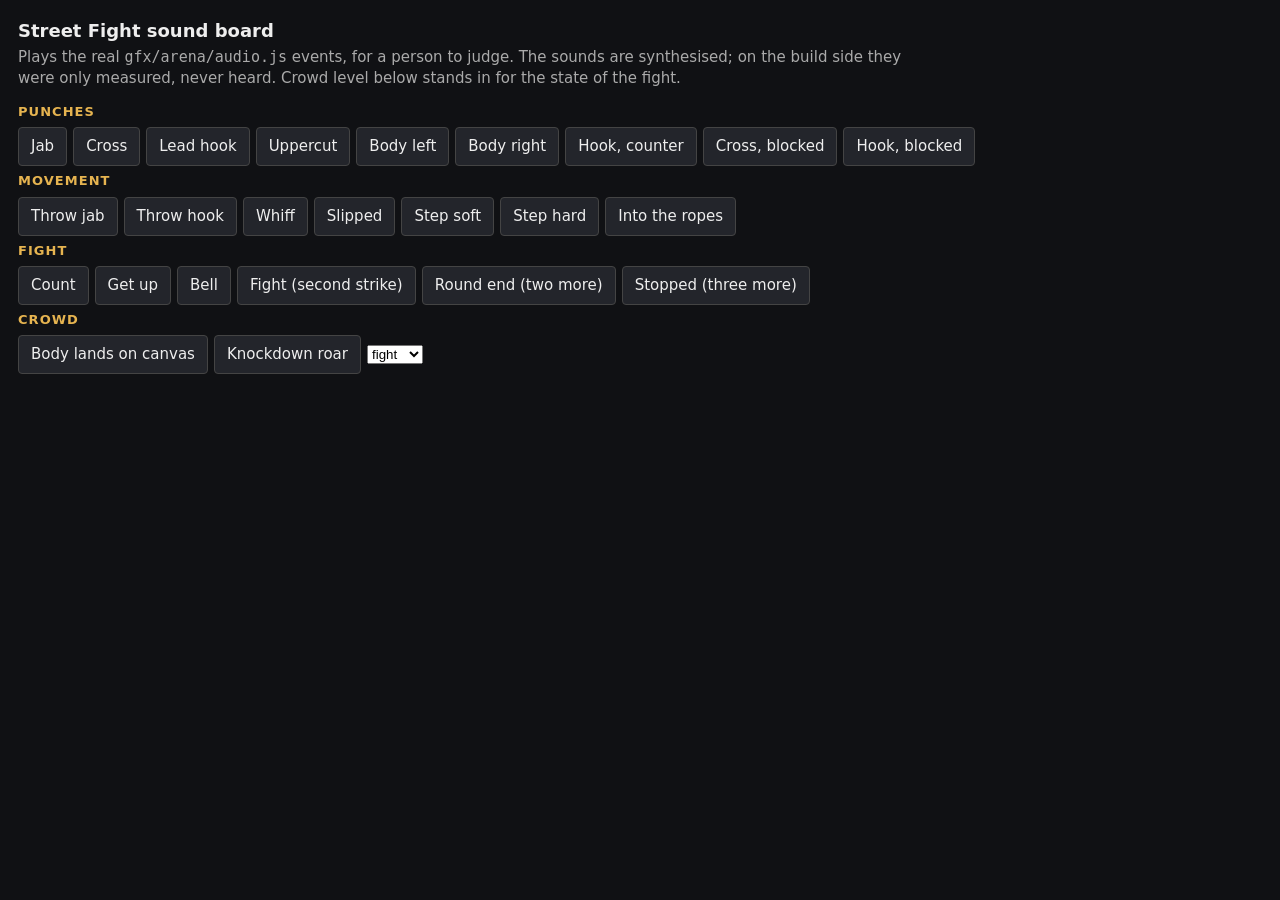
<file: gfx/dev/sound.html>
<!doctype html>
<html lang="en"><head><meta charset="utf-8"><title>Street Fight sound board</title>
<meta name="viewport" content="width=device-width,initial-scale=1">
<style>body{margin:0;padding:18px;background:#101114;color:#eee;font:15px/1.4 system-ui,sans-serif}h1{font-size:18px;margin:0 0 4px}p{color:#aaa;margin:0 0 14px;max-width:60em}section{margin:0 0 14px}h2{font-size:13px;letter-spacing:.08em;text-transform:uppercase;color:#e6b450;margin:0 0 6px}button{margin:0 6px 6px 0;padding:8px 12px;background:#23252b;border:1px solid #444;border-radius:4px;color:#eee;font:inherit;cursor:pointer}button:hover{background:#30333b}input{vertical-align:middle}</style>
</head><body>
<h1>Street Fight sound board</h1>
<p>Plays the real <code>gfx/arena/audio.js</code> events, for a person to judge. The sounds are synthesised; on the build side they were only measured, never heard. Crowd level below stands in for the state of the fight.</p>
<section id="s"></section>
<script type="module">
import { createAudio } from '../arena/audio.js';
const audio = createAudio({ enabled: true, volume: 0.8 });
audio.unlock();
window.AUDIO = audio;
const dirs = [1, 0];
const H = (kind, power, tgt, extra = {}) => ({ type: 'hit', who: 'p', kind, tgt, power, dir: dirs, blocked: false, clean: tgt === 'head', ...extra });
const B = (kind, power) => ({ type: 'block', who: 'p', kind, tgt: 'head', power, dir: dirs, blocked: true });
const groups = {
  Punches: { 'Jab': H('jab', 0.28, 'head'), 'Cross': H('cross', 0.6, 'head'), 'Lead hook': H('hook', 0.85, 'head'), 'Uppercut': H('upper', 0.85, 'head'), 'Body left': H('bodyL', 0.5, 'body'), 'Body right': H('bodyR', 0.6, 'body'), 'Hook, counter': H('hook', 1, 'head', { counter: true }), 'Cross, blocked': B('cross', 0.27), 'Hook, blocked': B('hook', 0.38) },
  Movement: { 'Throw jab': { type: 'throw', power: 0.28 }, 'Throw hook': { type: 'throw', power: 0.85 }, 'Whiff': { type: 'whiff', power: 0.6 }, 'Slipped': { type: 'slipped', power: 0.6 }, 'Step soft': { type: 'step', power: 0.4 }, 'Step hard': { type: 'step', power: 1 }, 'Into the ropes': { type: 'rope', power: 0.7 } },
  Fight: { 'Count': { type: 'count', n: 3 }, 'Get up': { type: 'getup' }, 'Bell': { type: 'bell' }, 'Fight (second strike)': { type: 'fight' }, 'Round end (two more)': { type: 'round_end' }, 'Stopped (three more)': { type: 'stopped' } },
};
const root = document.getElementById('s');
for (const [g, items] of Object.entries(groups)) {
  const h = document.createElement('h2'); h.textContent = g; root.appendChild(h);
  for (const [name, ev] of Object.entries(items)) { const b = document.createElement('button'); b.textContent = name; b.onclick = () => audio.onEvent({ ...ev }); root.appendChild(b); }
}
const h2 = document.createElement('h2'); h2.textContent = 'Crowd'; root.appendChild(h2);
const land = document.createElement('button'); land.textContent = 'Body lands on canvas'; land.onclick = () => audio.land(); root.appendChild(land);
const roar = document.createElement('button'); roar.textContent = 'Knockdown roar'; roar.onclick = () => audio.onEvent({ type: 'knockdown' }); root.appendChild(roar);
const fake = { state: 'fight', clock: 40, p: { hp: 80 }, o: { hp: 80 } };
const sel = document.createElement('select'); for (const s of ['fight', 'intro', 'down', 'break', 'over']) sel.add(new Option(s)); sel.onchange = () => { fake.state = sel.value; }; root.appendChild(sel);
let last = performance.now(); (function tick(now) { audio.update(fake, Math.min(0.1, (now - last) / 1000)); last = now; requestAnimationFrame(tick); })(last);
await audio.crowdReady; window.READY = true;
</script></body></html>
</file>
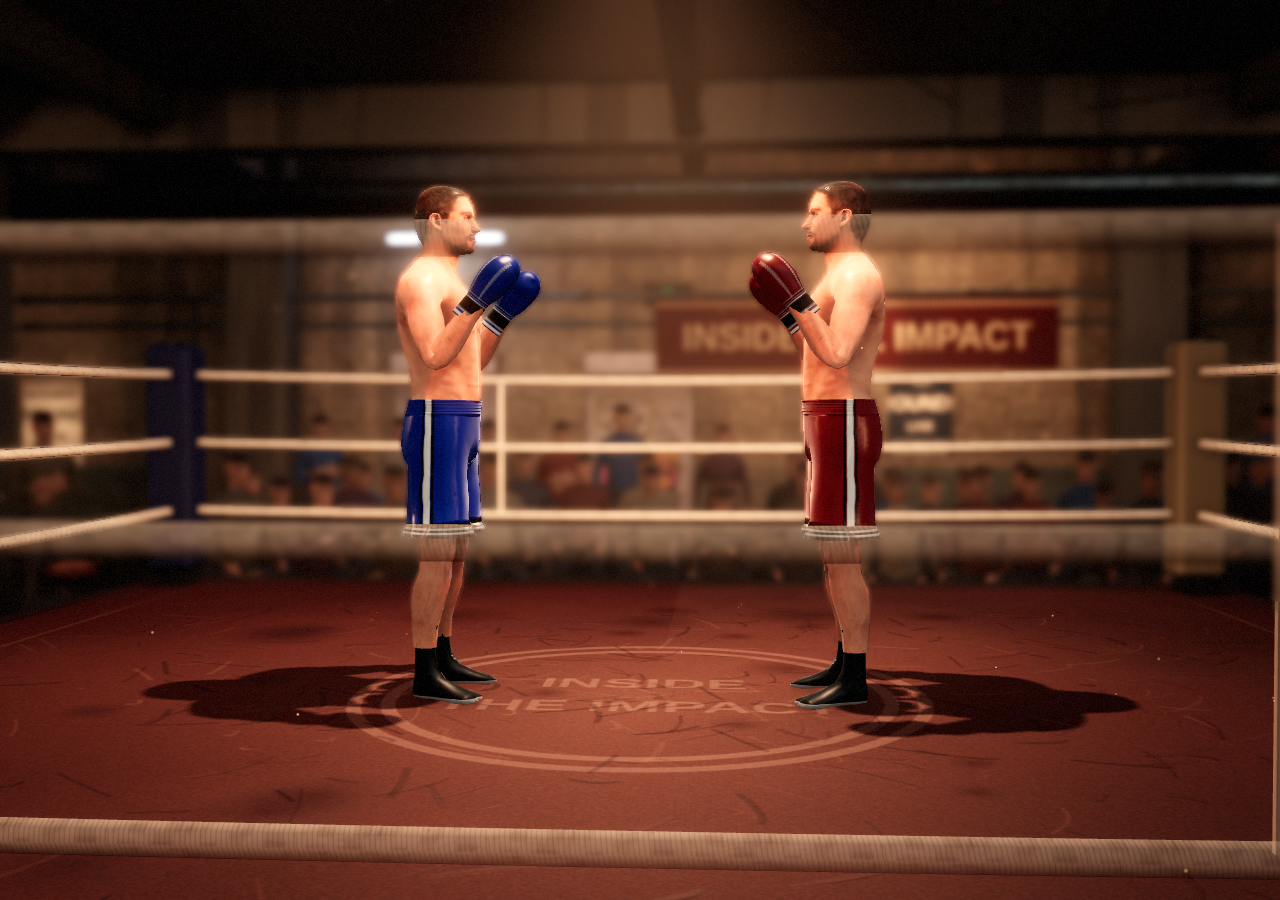
<file: gfx/dev/stage.html>
<!doctype html>
<html lang="en"><head><meta charset="utf-8"><title>Stage test</title>
<meta name="viewport" content="width=device-width,initial-scale=1">
<style>html,body{margin:0;height:100%;background:#000;overflow:hidden}canvas{display:block;width:100vw;height:100vh}#s{position:fixed;left:8px;top:8px;color:#9c9;font:12px monospace;white-space:pre;pointer-events:none}</style>
<script type="importmap">{"imports":{"three":"../../vendor/three/build/three.module.js","three/addons/":"../../vendor/three/addons/"}}</script>
</head><body><canvas id="c"></canvas><div id="s"></div>
<script type="module">
import * as THREE from 'three';
import { Engine, PRESETS, detectQuality } from '../core/engine.js';
import { createStage } from '../arena/stage.js';
import { preloadFighter, Fighter } from '../people/fighter.js';

const params = new URLSearchParams(location.search);
const quality = params.get('q') || 'high';
/* Profiling overrides, for example ?ao=0&msaa=0&dof=16&bulbs=2 */
for (const k of ['msaa', 'dof', 'bulbs', 'shadow', 'hazeSteps', 'crowd', 'dust', 'aoSamples', 'maxPixels', 'aniso']) if (params.has(k)) PRESETS[quality][k] = +params.get(k);
for (const k of ['ao', 'bloom', 'film', 'grain']) if (params.has(k)) PRESETS[quality][k] = params.get(k) !== '0';
if (params.has('main')) PRESETS[quality].mainFormat = params.get('main');
const canvas = document.getElementById('c');
const engine = new Engine(canvas, { quality, adaptive: false });
const mgr = new THREE.LoadingManager();
const t0 = performance.now();
const stage = await createStage(engine, mgr);
const loadMs = performance.now() - t0;
engine.scene = stage.scene;

/* Two fighters in a rough guard, posed by aiming bones. The rig module replaces all of this in the game. */
let fighters = [];
if (params.get('fighters') !== '0') {
  await preloadFighter(engine.q, mgr);
  const qa = new THREE.Quaternion(); const qp = new THREE.Quaternion(); const X = new THREE.Vector3(1, 0, 0);
  function aim(bone, dir) { bone.updateWorldMatrix(true, false); bone.parent.getWorldQuaternion(qp); const cur = X.clone().applyQuaternion(bone.getWorldQuaternion(qa)); const d = qa.setFromUnitVectors(cur, dir.clone().normalize()); const w = bone.getWorldQuaternion(new THREE.Quaternion()); const nw = d.multiply(w); bone.quaternion.copy(qp.clone().invert().multiply(nw)); bone.updateWorldMatrix(false, true); }
  const guard = (f) => {
    f.root.updateWorldMatrix(true, true); const y = f.root.rotation.y; const fw = new THREE.Vector3(Math.sin(y), 0, Math.cos(y)); const left = new THREE.Vector3(Math.cos(y), 0, -Math.sin(y));
    for (const [s, sgn] of [['L', 1], ['R', -1]]) {
      const b = f.bones; const up = b[`Bip01_${s}_UpperArm`]; const fo = b[`Bip01_${s}_Forearm`]; const hand = b[`Bip01_${s}_Hand`];
      aim(up, new THREE.Vector3(0, -0.92, 0).addScaledVector(left, sgn * 0.32).addScaledVector(fw, 0.28));
      aim(fo, new THREE.Vector3(0, 0.82, 0).addScaledVector(left, -sgn * 0.18).addScaledVector(fw, 0.55));
      if (hand) aim(hand, new THREE.Vector3(0, 0.75, 0).addScaledVector(fw, 0.6));
    }
  };
  const blue = new Fighter({ corner: 'blue', build: 0.55 }); const red = new Fighter({ corner: 'red', build: 0.6 });
  blue.root.position.set(-0.72, stage.canvasY, 0); blue.root.rotation.y = Math.PI / 2;
  red.root.position.set(0.72, stage.canvasY, 0); red.root.rotation.y = -Math.PI / 2;
  stage.scene.add(blue.root, red.root); stage.scene.updateMatrixWorld(true); guard(blue); guard(red); blue.setSweat(0.25); red.setSweat(0.25);
  fighters = [blue, red];
}

const CAMS = {
  fight: { p: [0.3, 1.72, 4.6], t: [0, 1.62, 0], fov: 38, focus: 4.6, ap: 0.016 },
  low: { p: [2.3, 1.15, 3.4], t: [-0.2, 1.85, 0], fov: 42, focus: 4.1, ap: 0.03 },
  wide: { p: [8.5, 2.45, -2.1], t: [0, 1.0, 0.3], fov: 60, focus: 8.5, ap: 0.0015 },
  floor: { p: [6.2, 0.42, -3.9], t: [0, 1.6, 0.3], fov: 50, focus: 7, ap: 0.008 },
  far: { p: [-1.6, 2.0, -2.4], t: [3.5, 1.5, 9], fov: 50, focus: 3.2, ap: 0.012 },
  door: { p: [3.2, 1.6, 8.0], t: [-2.6, 1.8, -9], fov: 55, focus: 12, ap: 0.003 },
  crowd: { p: [-2.4, 1.75, 2.0], t: [-8, 0.9, 2.6], fov: 50, focus: 3.5, ap: 0.003 },
  corner: { p: [-5.0, 1.55, -4.9], t: [-3.1, 0.75, -2.9], fov: 52, focus: 3, ap: 0.002 },
  lampc: { p: [1.4, 2.5, 2.2], t: [0, 3.85, 0], fov: 50, focus: 2.9, ap: 0.002 },
  cage: { p: [-5.2, 2.0, -1.0], t: [-7.3, 3.4, -2.6], fov: 50, focus: 3, ap: 0.002 },
  back: { p: [0, 2.3, 7.8], t: [0, 2.2, -9], fov: 62, focus: 9, ap: 0.002 },
  wallx: { p: [5.6, 1.7, 1.2], t: [9, 1.9, 1.5], fov: 60, focus: 3.3, ap: 0.002 },
  top: { p: [0, 3.9, 8.4], t: [0, 0.8, 0], fov: 48, focus: 9, ap: 0.004 },
};
function setCam(name) { const c = CAMS[name]; engine.camera.position.set(...c.p); engine.camera.fov = c.fov; engine.camera.updateProjectionMatrix(); engine.camera.lookAt(...c.t); engine.post.focus = c.focus; engine.post.aperture = c.ap; return name; }
setCam('fight');

engine.update = (dt) => stage.update(dt, engine.camera);
const gl = engine.renderer.getContext();

/* Real-time rAF fps over a few seconds, then sync-timed frames that say what a frame costs with no vsync cap. */
async function measure(sec = 4) {
  const ts = []; engine.start(); await new Promise((ok) => { const t0 = performance.now(); let last = t0; const f = (now) => { ts.push(now - last); last = now; if (now - t0 < sec * 1000) requestAnimationFrame(f); else ok(); }; requestAnimationFrame(f); }); engine.stop();
  ts.shift(); const avg = ts.reduce((a, b) => a + b, 0) / ts.length; const sorted = [...ts].sort((a, b) => a - b);
  const px = new Uint8Array(4); const cost = [];
  for (let i = 0; i < 40; i++) { const t = performance.now(); engine.step(1, 1 / 60); gl.readPixels(0, 0, 1, 1, gl.RGBA, gl.UNSIGNED_BYTE, px); cost.push(performance.now() - t); }
  cost.shift(); cost.sort((a, b) => a - b);
  /* Uncapped throughput: frames as fast as the browser will take them, CPU and GPU overlapping as they do in a live loop. */
  const T0 = performance.now(); let N = 0; const chan = new MessageChannel(); await new Promise((ok) => { chan.port1.onmessage = () => { engine.step(1, 1 / 60); N++; if (performance.now() - T0 < 3000) chan.port2.postMessage(0); else ok(); }; chan.port2.postMessage(0); }); gl.readPixels(0, 0, 1, 1, gl.RGBA, gl.UNSIGNED_BYTE, px); const openFps = N / ((performance.now() - T0) / 1000);
  return { quality: engine.quality, size: `${engine.stats.w}x${engine.stats.h}`, rafFps: +(1000 / avg).toFixed(1), rafP95Ms: +sorted[Math.floor(sorted.length * 0.95)].toFixed(1), frames: ts.length, syncMsMedian: +cost[Math.floor(cost.length / 2)].toFixed(1), syncMsP90: +cost[Math.floor(cost.length * 0.9)].toFixed(1), openFps: +openFps.toFixed(1), calls: engine.stats.calls, tris: engine.stats.tris, programs: engine.renderer.info.programs.length, textures: engine.renderer.info.memory.textures, geometries: engine.renderer.info.memory.geometries };
}
function shot(name, n = 6) { if (name) setCam(name); engine.step(n, 1 / 60); return { calls: engine.stats.calls, tris: engine.stats.tris }; }
window.STAGE = { engine, stage, fighters, setCam, measure, shot, CAMS, loadMs, THREE };
engine.step(4, 1 / 60);
window.READY = true;
if (params.get('live')) engine.start();
</script></body></html>
</file>
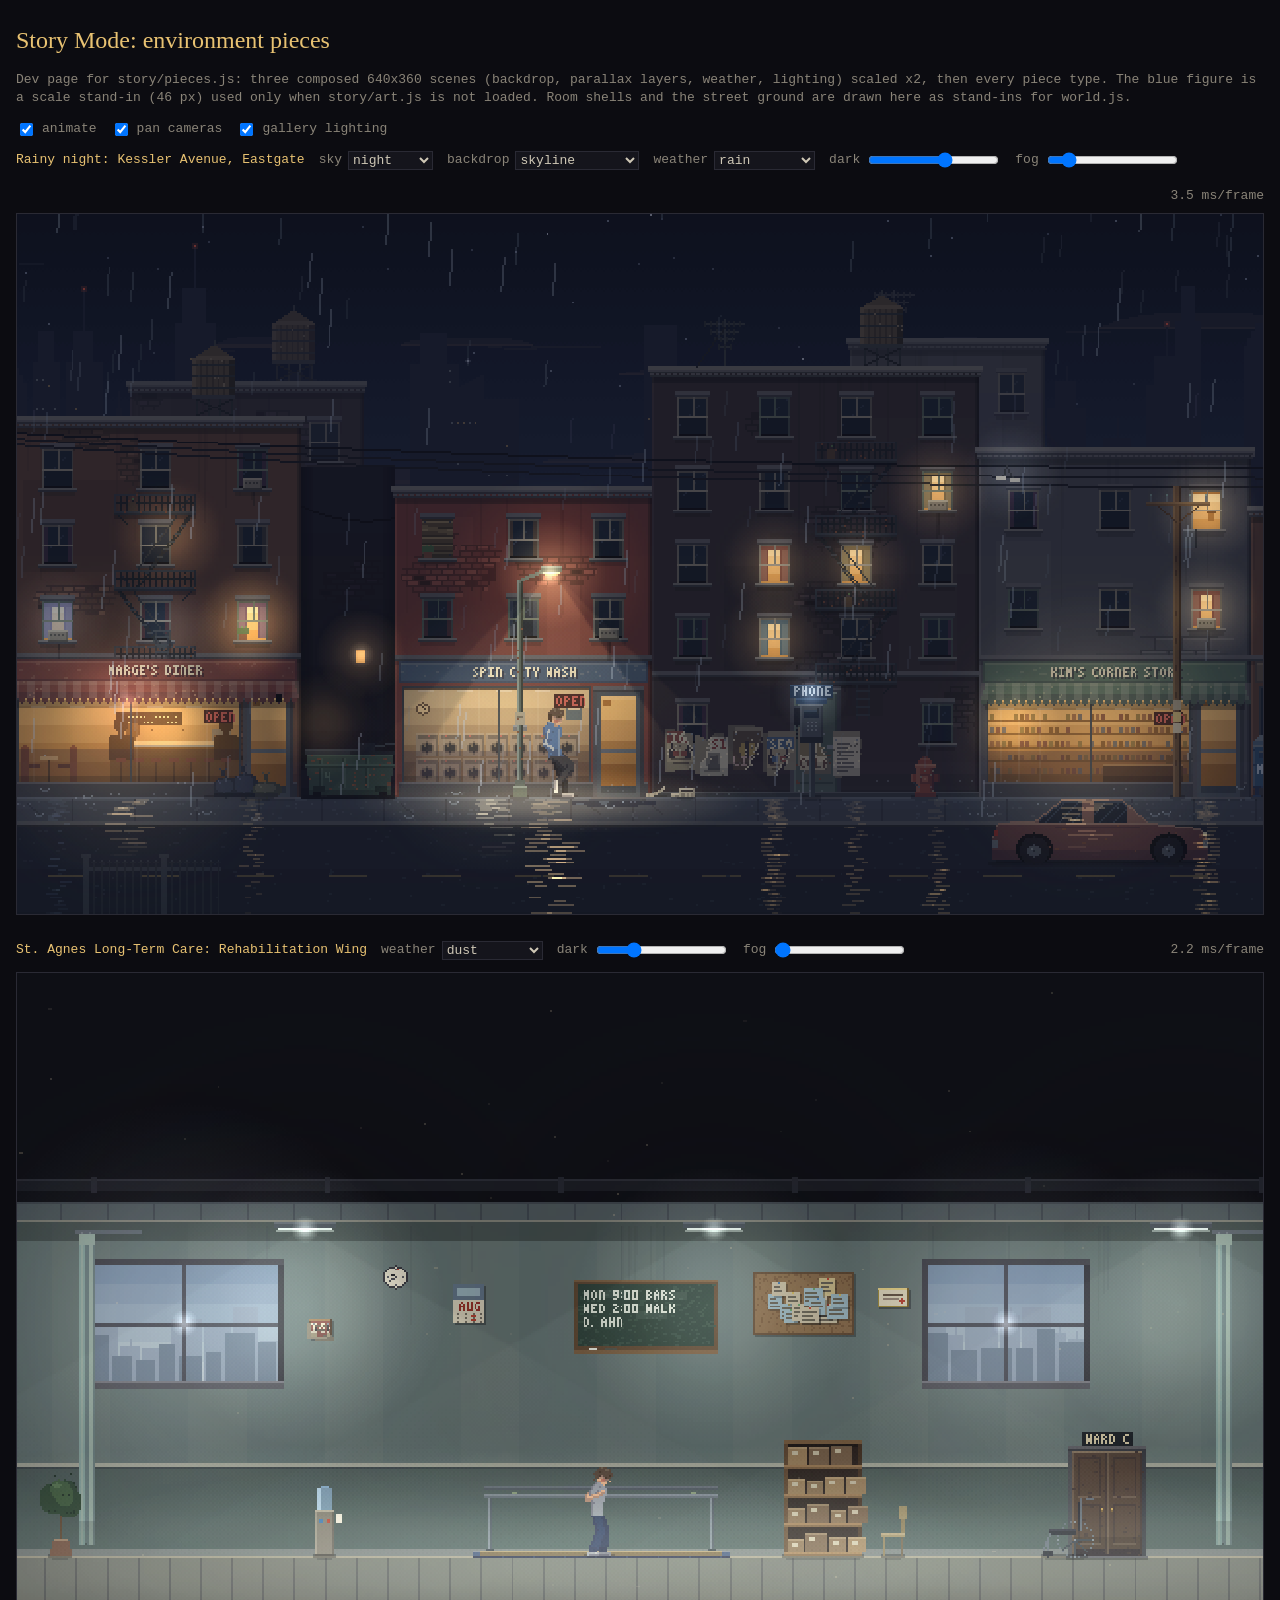
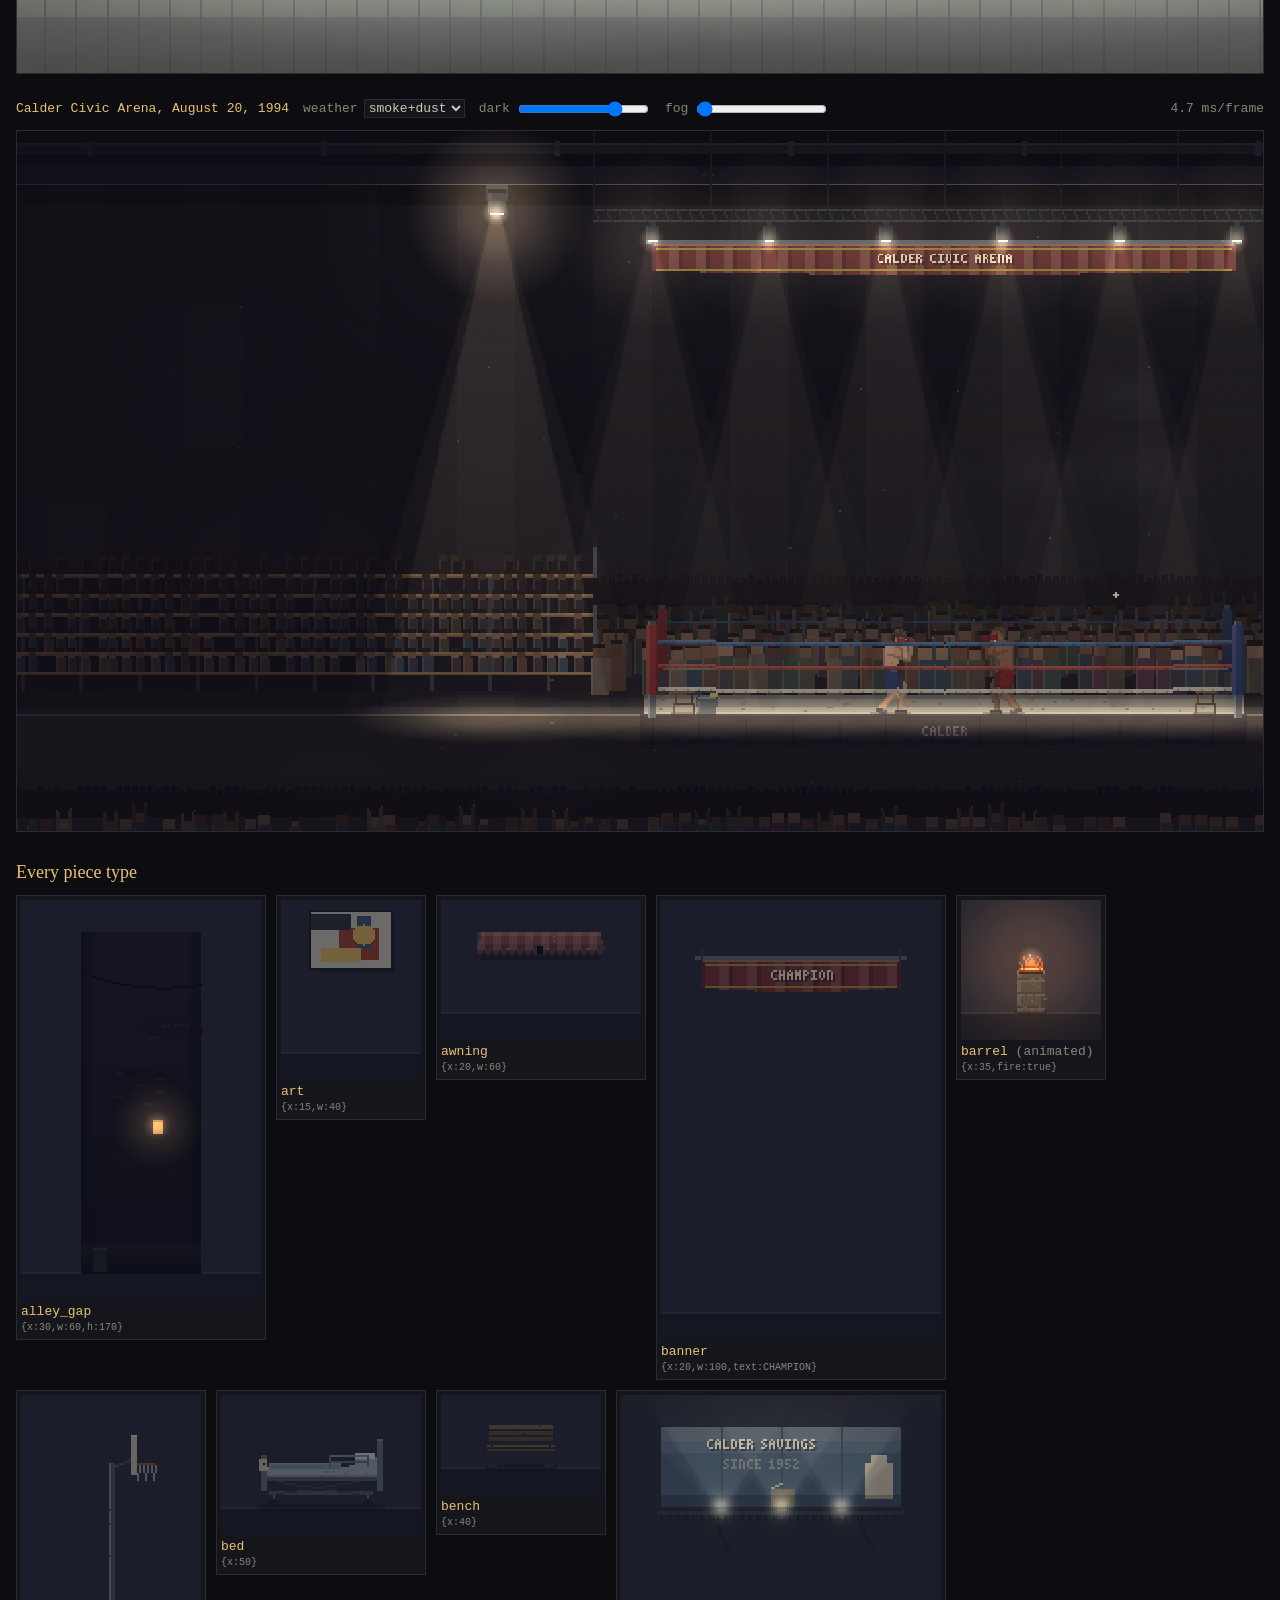
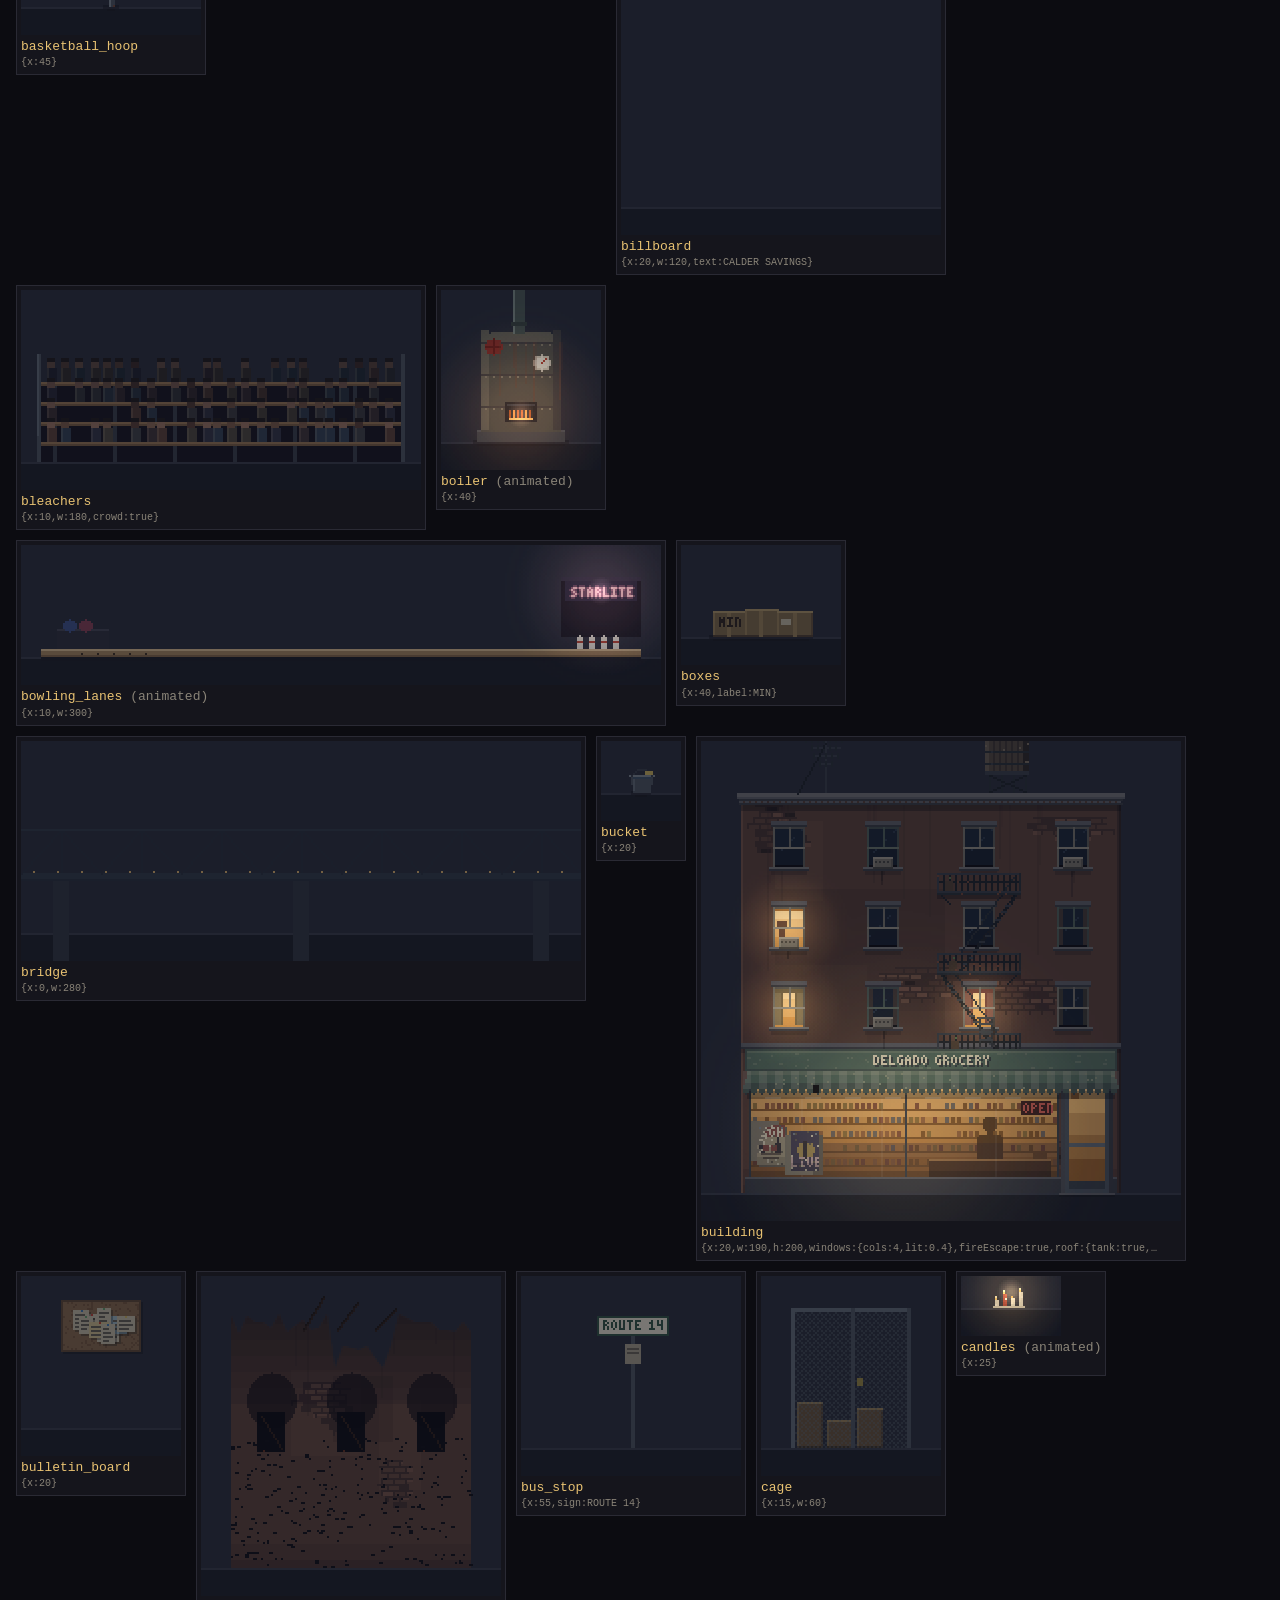
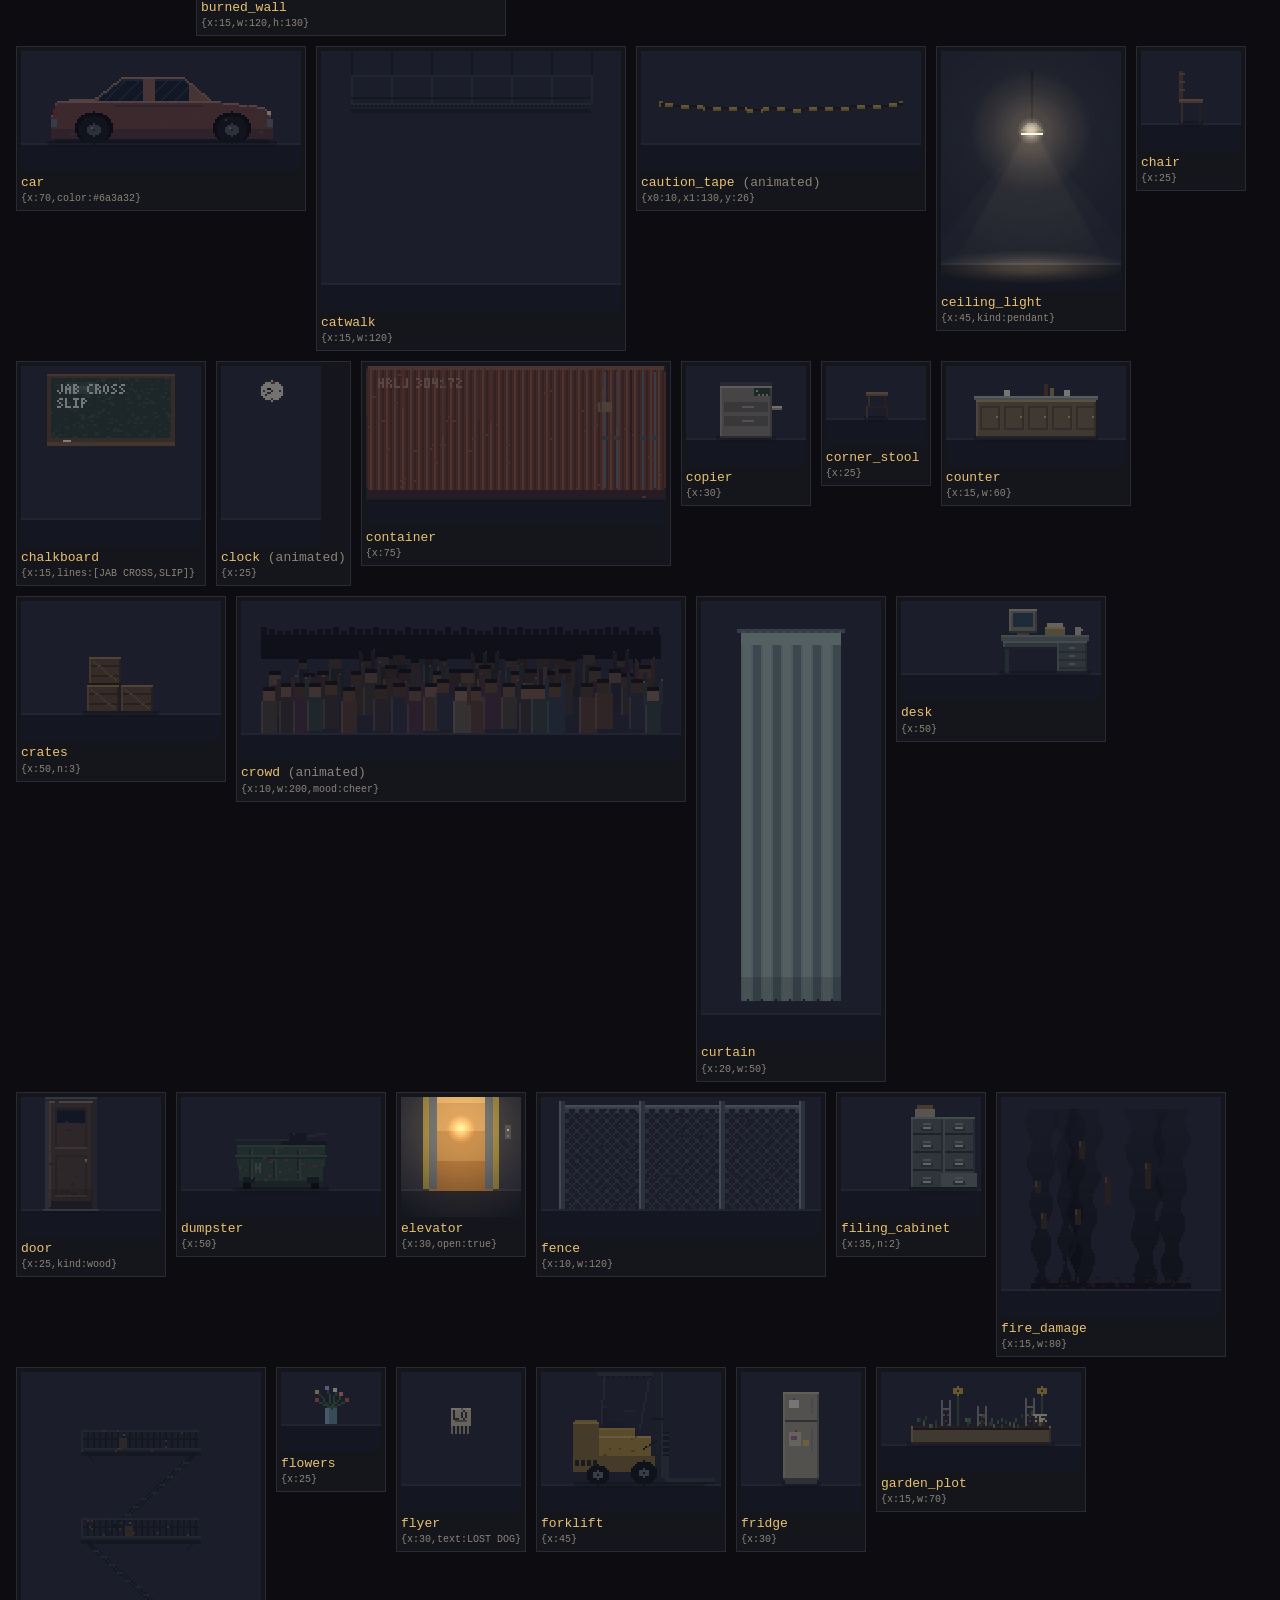
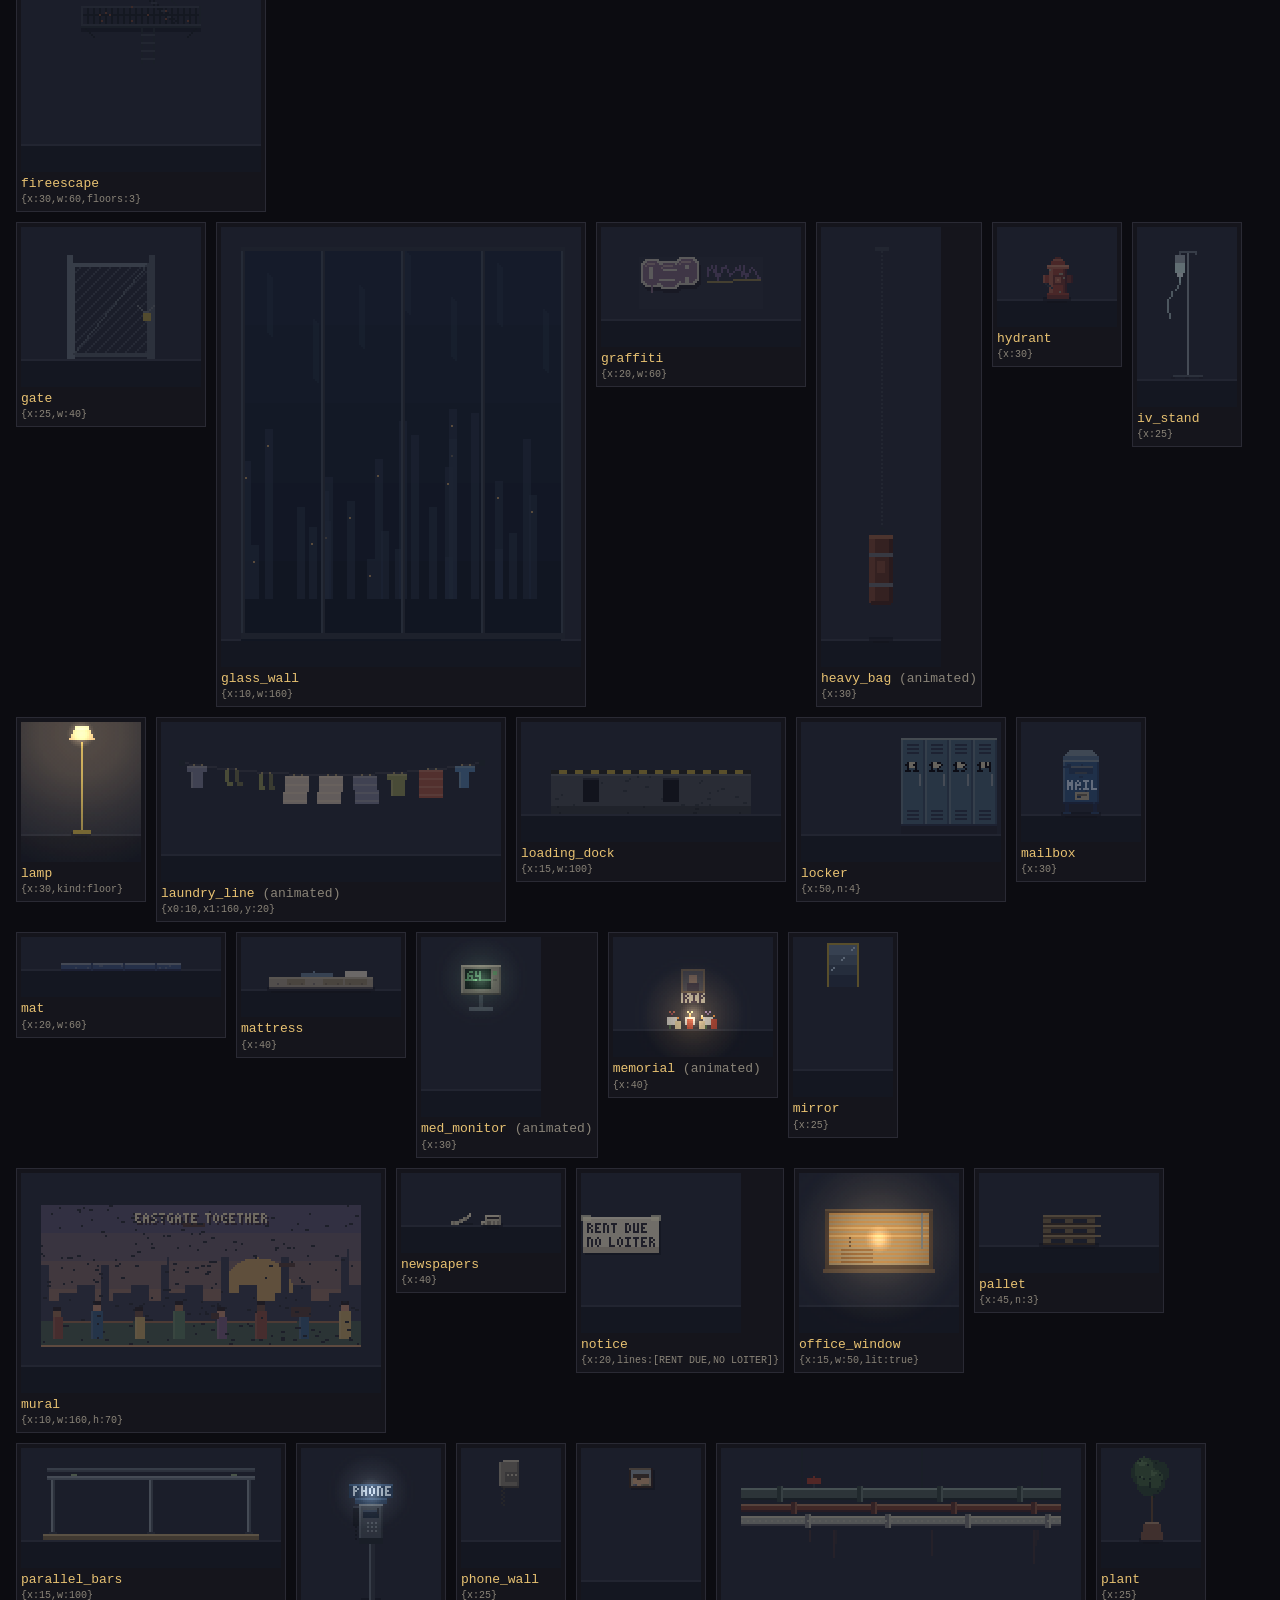
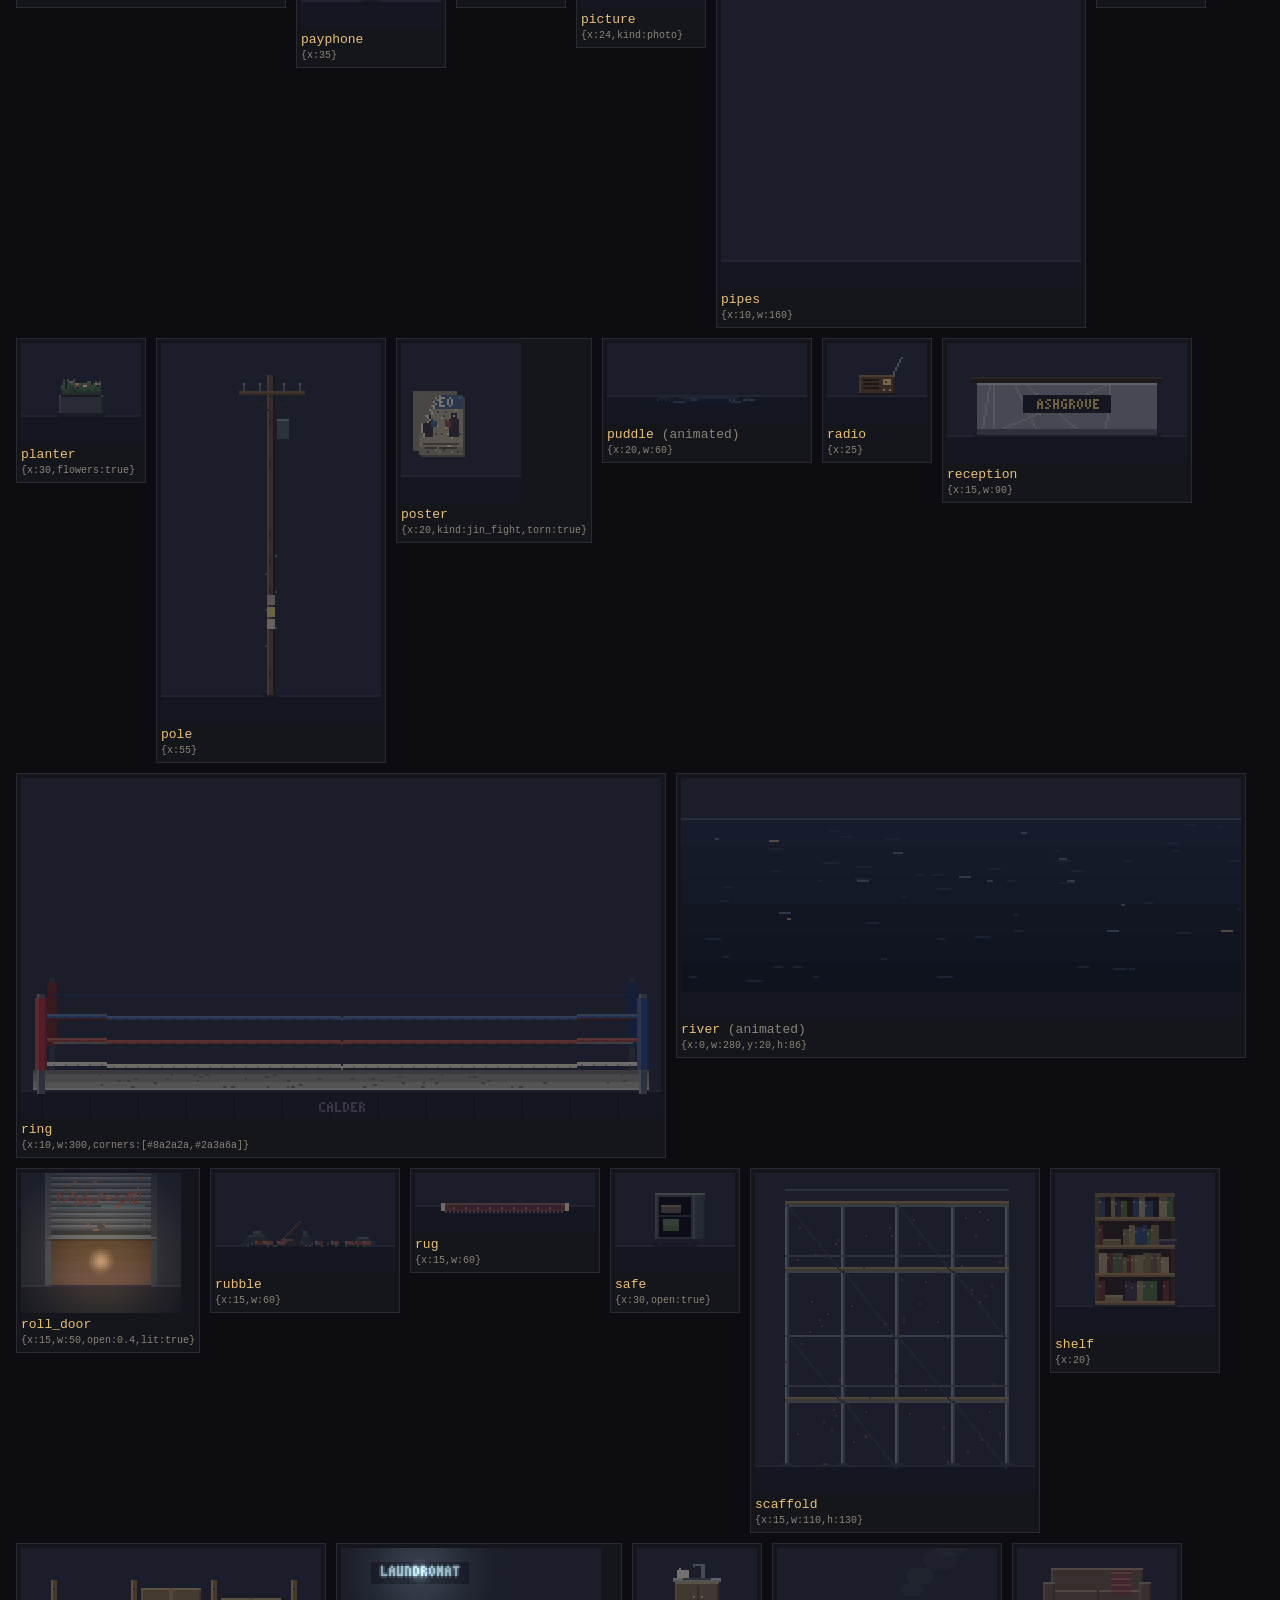
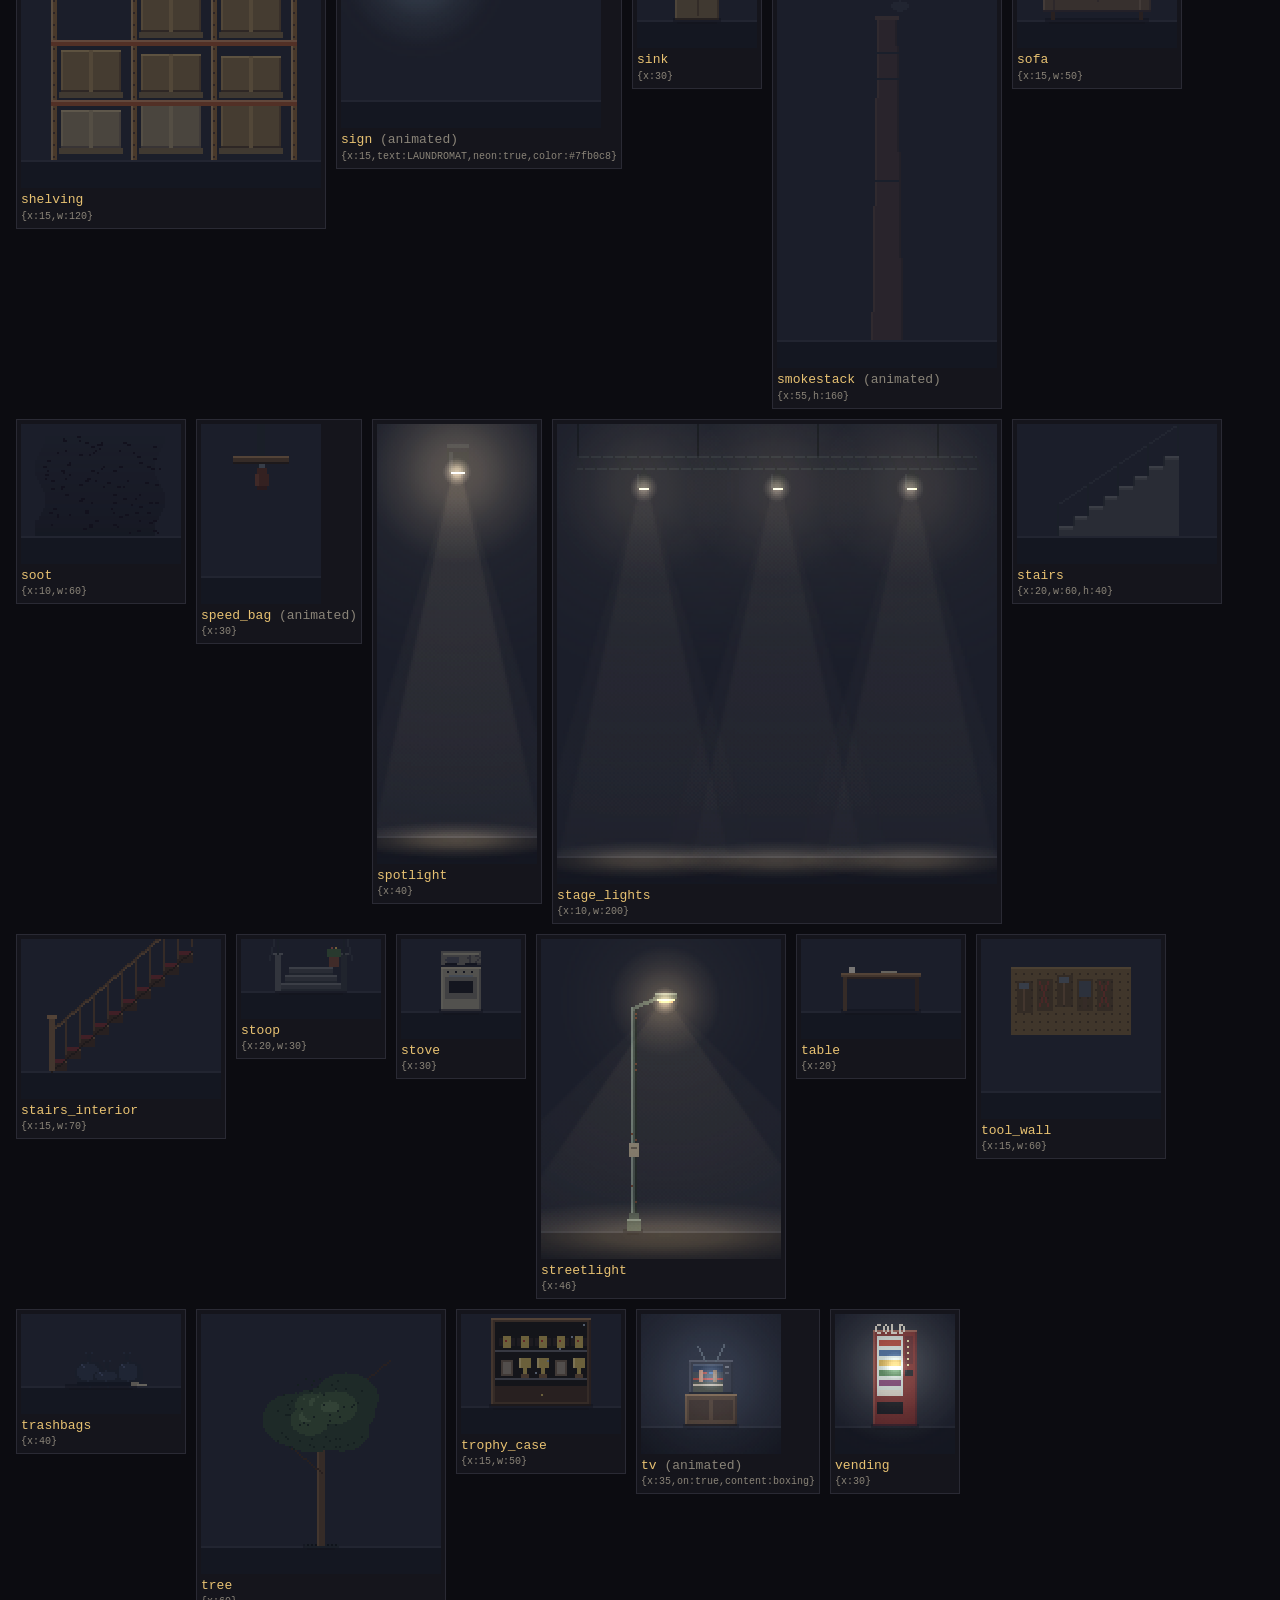
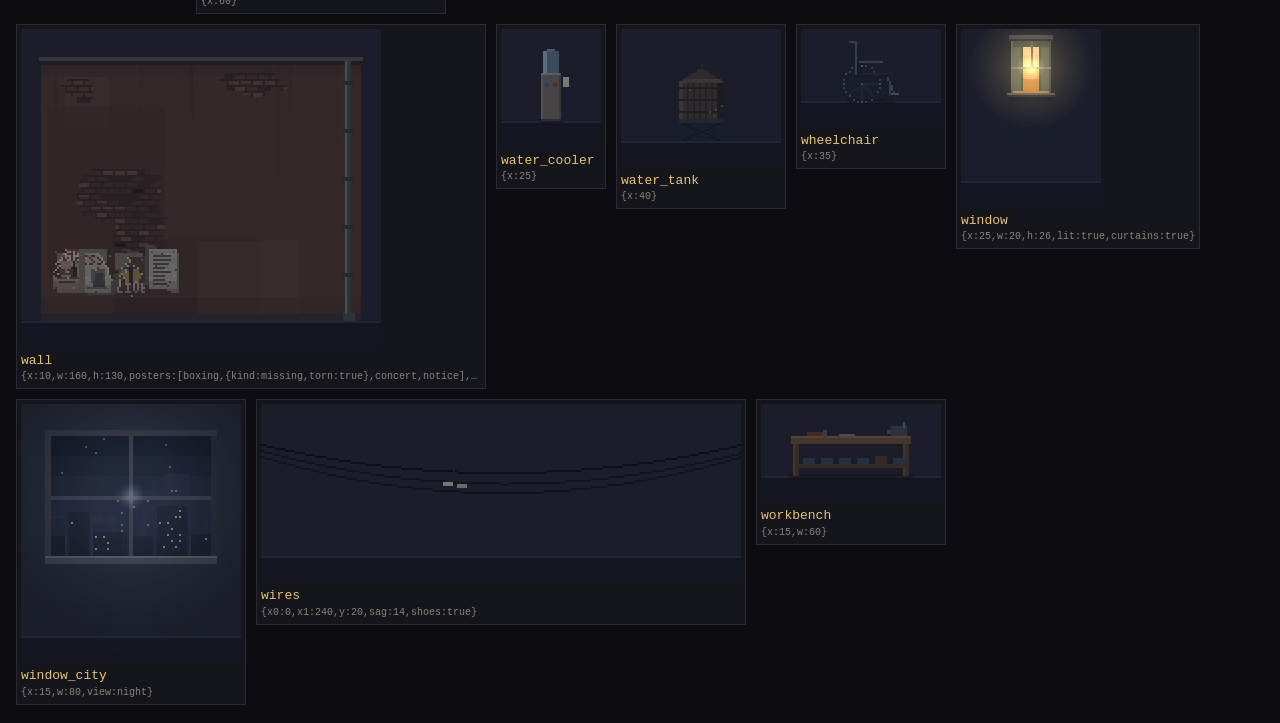
<file: story/dev/pieces.html>
<!doctype html>
<html lang="en">
<head>
<meta charset="utf-8">
<meta name="viewport" content="width=device-width, initial-scale=1">
<title>Story Pieces Gallery</title>
<style>
  :root { --bg: #0c0c11; --panel: #15151c; --line: #2a2a34; --gold: #e8c272; --red: #d8402f; --text: #cfc8b6; --dim: #8a8478; }
  * { box-sizing: border-box; }
  body { margin: 0; padding: 16px; background: var(--bg); color: var(--text); font: 13px/1.4 'Courier New', monospace; }
  h1, h2 { font-family: 'Iowan Old Style', Georgia, serif; font-weight: normal; color: var(--gold); margin: 8px 0 10px; }
  h1 { font-size: 24px; } h2 { font-size: 18px; margin-top: 28px; }
  .note { color: var(--dim); max-width: 1280px; }
  .bar { display: flex; flex-wrap: wrap; gap: 14px; align-items: center; margin: 8px 0; color: var(--dim); }
  .bar label { display: inline-flex; gap: 6px; align-items: center; }
  select, input[type=range] { background: var(--panel); color: var(--text); border: 1px solid var(--line); font: inherit; }
  canvas { image-rendering: pixelated; image-rendering: crisp-edges; display: block; }
  .scene { margin: 0 0 22px; }
  .scene canvas { width: 1280px; max-width: 100%; aspect-ratio: 16 / 9; height: auto; background: #000; border: 1px solid var(--line); }
  .scene .cap { color: var(--gold); margin: 4px 0; }
  .scene .ms { color: var(--dim); margin-left: auto; }
  .grid { display: flex; flex-wrap: wrap; gap: 10px; align-items: flex-start; }
  .cell { background: var(--panel); border: 1px solid var(--line); padding: 4px; }
  .cell .t { color: var(--gold); margin-top: 3px; }
  .cell .p { color: var(--dim); font-size: 10px; max-width: 460px; overflow: hidden; white-space: nowrap; text-overflow: ellipsis; }
  .cell.warn { border-color: var(--red); }
  #status { color: var(--red); }
</style>
</head>
<body>
<h1>Story Mode: environment pieces</h1>
<p class="note">Dev page for <code>story/pieces.js</code>: three composed 640x360 scenes (backdrop, parallax layers, weather, lighting) scaled x2, then every piece type. The blue figure is a scale stand-in (46 px) used only when <code>story/art.js</code> is not loaded. Room shells and the street ground are drawn here as stand-ins for <code>world.js</code>.</p>
<div class="bar">
  <label><input type="checkbox" id="animate" checked> animate</label>
  <label><input type="checkbox" id="pan" checked> pan cameras</label>
  <label><input type="checkbox" id="galleryLight" checked> gallery lighting</label>
  <span id="status"></span>
</div>
<div id="scenes"></div>
<h2>Every piece type</h2>
<div class="grid" id="gallery"></div>

<script>
window.STORY = { headless: false };
(function () {
  'use strict';
  const files = [['../core.js', true], ['../art.js', false], ['../pieces.js', true]];
  const status = document.getElementById('status');
  let i = 0;
  (function next() {
    if (i >= files.length) { boot(); return; }
    const [src, required] = files[i++];
    const s = document.createElement('script');
    s.src = src;
    s.onload = next;
    s.onerror = () => { if (required) status.textContent = 'Could not load ' + src; else next(); };
    document.head.appendChild(s);
  })();

  let S, U, P;
  const scenes = [];
  const cells = [];

  /* ── stand-ins for world.js: street ground, room shell, actors ───────────── */
  function drawStreet(c, L, w) {
    const gy = L.ground, a = P.asphalt, wk = P.walk, cr = P.concrete;
    U.R(c, 0, gy, w, 12, wk[2]); U.R(c, 0, gy, w, 1, wk[4]); U.R(c, 0, gy + 1, w, 1, wk[3]);
    for (let x = 0; x < w; x += 32) { U.R(c, x, gy + 1, 1, 11, wk[1]); if (U.hash(x * 0.37) < 0.3) U.line(c, x + 9, gy + 3, x + 15, gy + 8, wk[1]); }
    U.speckle(c, 0, gy + 2, w, 9, wk[3], Math.floor(w / 6), 3.1, true);
    U.R(c, 0, gy + 12, w, 2, cr[3]); U.R(c, 0, gy + 14, w, 1, cr[0]);
    U.vbands(c, 0, gy + 15, w, 360 - gy - 15 + 64, a[2], a[0], 5);
    for (let x = 20; x < w; x += 48) U.R(c, x, gy + 40, 20, 1, U.mix(P.fadedYellow, a[2], 0.55));
    U.speckle(c, 0, gy + 16, w, 40, a[3], Math.floor(w / 3), 7.7, true);
  }
  function drawRoom(c, L, w) {
    const rm = L.room, top = rm.ceiling, gy = L.ground;
    U.R(c, 0, -64, w, top + 64, '#0e0d12');
    // ceiling soffit with a tile grid and a duct run, seen from just below
    const cr = U.ramp(U.shade(rm.wall, -0.25));
    U.R(c, 0, top - 10, w, 10, cr[2]); U.R(c, 0, top - 10, w, 1, cr[1]); U.R(c, 0, top - 1, w, 1, cr[4]);
    for (let x = 0; x < w; x += 24) U.R(c, x, top - 9, 1, 8, cr[1]);
    U.R(c, 0, top - 22, w, 6, '#1a1a20'); U.R(c, 0, top - 22, w, 1, '#2a2a32'); for (let x = 40; x < w; x += 120) U.R(c, x, top - 23, 3, 8, '#24242c');
    if (rm.pattern === 'brick' || rm.pattern === 'concrete') U.wallFill(c, 0, top, w, gy - top, rm.pattern === 'brick' ? 'brick_dark' : 'concrete', 4.2);
    else {
      const r = U.ramp(rm.wall);
      U.R(c, 0, top, w, gy - top, r[2]);
      for (let x = 0; x < w; x += 70) U.RA(c, x + 20, top, 30, gy - top, r[3], 0.18);
      if (rm.wall2) { const r2 = U.ramp(rm.wall2), wy = gy - 46; U.R(c, 0, wy, w, gy - wy, r2[2]); U.R(c, 0, wy - 2, w, 2, U.ramp(rm.trim || rm.wall)[3]); U.R(c, 0, wy, w, 1, r2[1]); }
      U.streaks(c, 0, top + 2, w, 60, r[1], Math.floor(w / 40), 9.3, 0.25);
    }
    U.RA(c, 0, top, w, 10, '#000000', 0.3);
    U.R(c, 0, gy - 4, w, 4, U.ramp(rm.trim || '#4a4a50')[1]);
    const f = U.ramp(rm.floor);
    U.vbands(c, 0, gy, w, 360 - gy + 64, f[2], f[0], 4);
    if (rm.pattern === 'tile' || rm.floorPattern === 'tile') for (let x = 0; x < w; x += 16) { U.R(c, x, gy, 1, 60, f[1]); } else if (rm.floorPattern === 'wood') for (let y = gy + 4; y < gy + 60; y += 5) U.R(c, 0, y, w, 1, f[1]);
    U.R(c, 0, gy, w, 1, f[4]);
  }
  // A 46 px scale stand-in when art.js is missing: blue track top, black pants, white shoes.
  function standIn(c, x, gy, face, look) {
    x = Math.round(x); gy = Math.round(gy);
    const top = look === 'red' ? '#6a2626' : '#33507a', top2 = look === 'red' ? '#4a1a1a' : '#26405f';
    c.fillStyle = 'rgba(0,0,0,0.35)'; c.fillRect(x - 7, gy - 1, 14, 2);
    U.R(c, x - 5, gy - 2, 4, 2, '#cfcac0'); U.R(c, x + 1, gy - 2, 4, 2, '#cfcac0');
    U.R(c, x - 4, gy - 20, 3, 18, '#1a1a1e'); U.R(c, x + 1, gy - 20, 3, 18, '#16161a');
    U.R(c, x - 5, gy - 36, 10, 17, top); U.R(c, x - 5, gy - 36, 2, 17, top2);
    U.R(c, x + face * 4, gy - 34, 3, 9, top2); U.R(c, x + face * 6, gy - 34, 3, 3, '#b08a6a');
    U.R(c, x - 3, gy - 38, 6, 2, '#b08a6a'); U.R(c, x - 3, gy - 46, 7, 8, '#b08a6a'); U.R(c, x - 4, gy - 47, 8, 5, '#2a1d16'); U.R(c, x + face * 2, gy - 43, 2, 2, '#2a1d16');
  }

  /* ── a small renderer in world.js's order ─────────────────────────────────── */
  const LAYERS = ['far', 'mid', 'back', 'front', 'fore'];
  const PADY = 64;
  // Each layer bakes into runs: static pieces collect into a canvas until an animated piece,
  // whose moving part is then drawn live in its list position (so a crowd stays behind the ring
  // ropes listed after it). world.js should keep the same order (see notes/pieces.md).
  function newBake(L) {
    const cv = document.createElement('canvas');
    cv.width = L.w + 128; cv.height = 360 + PADY * 2;
    const c = cv.getContext('2d');
    c.imageSmoothingEnabled = false;
    c.translate(0, PADY);
    return { cv, c };
  }
  function bakeScene(sc) {
    const L = sc.L;
    sc.seg = {};
    for (const n of LAYERS) {
      const list = (L.layers[n] || []).filter((p) => S.pieces.active(p)), seg = [];
      let b = null;
      const bake = () => b || (b = newBake(L), seg.push(b), b);
      if (n === 'back') { if (L.kind === 'interior') drawRoom(bake().c, L, b.cv.width); else drawStreet(bake().c, L, b.cv.width); }
      for (const p of list) {
        S.pieces.draw(bake().c, p, L, true);
        if (S.pieces.isAnimated(p)) { seg.push({ p }); b = null; }
      }
      const hz = S.backdrop.hazeFor(L, n);
      if (hz.k > 0) for (const s of seg) if (s.cv) { s.c.globalCompositeOperation = 'source-atop'; s.c.fillStyle = U.rgba(hz.color, hz.k); s.c.fillRect(0, -PADY, s.cv.width, s.cv.height); s.c.globalCompositeOperation = 'source-over'; }
      sc.seg[n] = seg;
    }
  }
  function drawLayer(c, sc, n, t) {
    const par = S.light.layerPar[n], cam = sc.cam, ox = Math.round(-cam.x * par), oy = Math.round(-cam.y * par);
    for (const s of sc.seg[n]) {
      if (s.cv) { c.drawImage(s.cv, ox, oy - PADY); continue; }
      c.save(); c.translate(ox, oy);
      S.pieces.drawAnimated(c, s.p, sc.L, t);
      c.restore();
    }
  }
  function renderScene(sc, t, dt) {
    const c = sc.ctx, L = sc.L, cam = sc.cam;
    const t0 = performance.now();
    if (panOn()) cam.x = Math.round((L.w - 640) * (0.5 - 0.5 * Math.cos(t * sc.panSpeed)));
    c.setTransform(1, 0, 0, 1, 0, 0);
    c.imageSmoothingEnabled = false;
    c.fillStyle = '#000'; c.fillRect(0, 0, 640, 360);
    S.backdrop.draw(c, L, cam.x, cam.y, t);
    drawLayer(c, sc, 'far', t); drawLayer(c, sc, 'mid', t); drawLayer(c, sc, 'back', t);
    for (const a of sc.actors) {
      const sx = a.x - cam.x, gy = (a.y || L.ground) - cam.y;
      if (S.art && S.art.drawFigure) { try { S.art.drawFigure(c, sx, gy, a.face, a.pose, t, a.look, {}); continue; } catch (e) { /* stand-in below */ } }
      standIn(c, sx, gy, a.face, a.standIn);
    }
    drawLayer(c, sc, 'front', t); drawLayer(c, sc, 'fore', t);
    S.weather.update(dt, L);
    S.weather.draw(c, L, cam);
    S.light.composite(c, L, cam, null, t);
    sc.msAcc = (sc.msAcc || 0) * 0.92 + (performance.now() - t0) * 0.08;
  }

  /* ── the three sample scenes ──────────────────────────────────────────────── */
  function streetScene() {
    return {
      title: 'Rainy night: Kessler Avenue, Eastgate',
      panSpeed: 0.05,
      actors: [{ x: 282, face: 1, pose: 'leanWall', look: 'jin_street' }],
      L: {
        id: 'dev_street', name: 'Kessler Avenue', kind: 'exterior', w: 1280, ground: 300,
        sky: { preset: 'night' }, backdrop: 'skyline', weather: 'rain', ambient: { dark: 0.6, fog: 0.12 },
        layers: {
          far: [],
          mid: [
            { t: 'building', x: 60, w: 120, h: 214, style: 'brick_dark', windows: { cols: 3, lit: 0.3 }, roof: { tank: true } },
            { t: 'building', x: 430, w: 100, h: 236, style: 'stone', windows: { cols: 3, lit: 0.25 }, roof: { antenna: true } },
            { t: 'building', x: 720, w: 130, h: 206, style: 'brick', windows: { cols: 3, lit: 0.3 }, roof: { tank: true, antenna: true } },
          ],
          back: [
            { t: 'building', x: 0, w: 150, h: 196, style: 'brick', floors: 4, windows: { cols: 3, lit: 0.4, ac: 0.3 }, fireEscape: 1, roof: { tank: true }, shop: { sign: "MARGE'S DINER", color: '#7c3a31', awning: '#7c3a31', window: 'lit', neon: true } },
            { t: 'alley_gap', x: 150, w: 48, h: 170 },
            { t: 'building', x: 198, w: 132, h: 160, style: 'brick_red', windows: { cols: 3, lit: 0.25, boarded: 0.15 }, shop: { sign: 'SPIN CITY WASH', color: '#3d5168', window: 'lit' } },
            { t: 'building', x: 330, w: 168, h: 222, style: 'brick_dark', floors: 5, windows: { cols: 4, lit: 0.3, curtains: 0.7 }, fireEscape: 2, roof: { tank: true, antenna: true }, door: { kind: 'metal' }, posters: ['boxing', { kind: 'missing', torn: true }, 'concert', { kind: 'jin_fight', torn: 0.6 }, 'ad', 'notice'] },
            { t: 'building', x: 498, w: 140, h: 180, style: 'stone', windows: { cols: 3, lit: 0.35 }, shop: { sign: "KIM'S CORNER STORE", color: '#4f6852', awning: true, window: 'lit' } },
            { t: 'building', x: 638, w: 124, h: 150, style: 'brick', windows: { cols: 3, lit: 0.15 }, shop: { sign: 'IRON PULSE FITNESS', color: '#5a4a3a', window: 'dark' } },
            { t: 'building', x: 762, w: 156, h: 206, style: 'siding', windows: { cols: 4, lit: 0.5 }, roof: { antenna: true, chimney: true }, door: { fresh: true } },
            { t: 'alley_gap', x: 918, w: 40, h: 160, light: false },
            { t: 'building', x: 958, w: 170, h: 190, style: 'brick_red', windows: { cols: 4, lit: 0.2, broken: 0.1 }, fireEscape: true, shop: { sign: 'LIQUOR', color: '#6a2a2a', window: 'boarded' } },
            { t: 'building', x: 1128, w: 152, h: 172, style: 'brick', windows: { cols: 3, lit: 0.4 } },
            { t: 'sign', x: 1000, y: 168, text: 'BAR', neon: true, color: '#d9634f' },
            { t: 'wires', x0: 0, x1: 1280, y: 112, sag: 18, shoes: true },
            { t: 'stoop', x: 822, w: 34 },
            { t: 'planter', x: 868, flowers: true },
          ],
          front: [
            { t: 'trashbags', x: 118, n: 3 },
            { t: 'dumpster', x: 175 },
            { t: 'streetlight', x: 262 },
            { t: 'puddle', x: 286, w: 52 },
            { t: 'newspapers', x: 342 },
            { t: 'payphone', x: 412 },
            { t: 'hydrant', x: 470 },
            { t: 'pole', x: 600 },
            { t: 'mailbox', x: 648 },
            { t: 'puddle', x: 700, w: 40 },
            { t: 'streetlight', x: 904, flicker: true },
            { t: 'bus_stop', x: 1010, sign: 'ROUTE 14' },
            { t: 'bench', x: 1060 },
            { t: 'car', x: 560, y: 334, color: '#5a3430', kind: 'sedan' },
            { t: 'car', x: 1180, y: 334, color: '#3a4a5a', kind: 'wagon', face: -1 },
          ],
          fore: [{ t: 'fence', x: 40, w: 70, kind: 'iron', y: 368 }],
        },
      },
    };
  }
  function rehabScene() {
    return {
      title: 'St. Agnes Long-Term Care: Rehabilitation Wing',
      panSpeed: 0.08,
      actors: [{ x: 300, face: 1, pose: 'bars', look: 'jin_rehab' }],
      L: {
        id: 'dev_rehab', name: 'Rehabilitation Wing', kind: 'interior', w: 780, ground: 300, sky: 'none', weather: 'dust',
        ambient: { dark: 0.26, tint: '#1e2e36' },
        room: { wall: '#5b6866', wall2: '#46524f', floor: '#6a6a62', pattern: 'tile', ceiling: 128, trim: '#8a8f86' },
        layers: {
          back: [
            { t: 'window_city', x: 40, y: 150, w: 96, h: 60, view: 'day' },
            { t: 'curtain', x: 34, w: 30, open: true },
            { t: 'clock', x: 196, y: 150 },
            { t: 'picture', x: 226, y: 160, kind: 'calendar' },
            { t: 'bulletin_board', x: 380, y: 154, w: 52, h: 32 },
            { t: 'picture', x: 444, y: 162, kind: 'certificate' },
            { t: 'window_city', x: 470, y: 150, w: 80, h: 60, view: 'day' },
            { t: 'door', x: 562, kind: 'double', label: 'WARD C' },
            { t: 'chalkboard', x: 290, y: 160, w: 70, h: 32, lines: ['MON 9:00 BARS', 'WED 2:00 WALK', 'D. AHN'] },
            { t: 'picture', x: 152, y: 178, kind: 'poster' },
            { t: 'med_monitor', x: 690, y: 176 },
            { t: 'ceiling_light', x: 150, kind: 'fluorescent' },
            { t: 'ceiling_light', x: 360, kind: 'fluorescent', flicker: 0.6 },
            { t: 'ceiling_light', x: 600, kind: 'fluorescent' },
            { t: 'plant', x: 24 },
            { t: 'water_cooler', x: 160 },
            { t: 'mat', x: 236, w: 132, color: '#3a4a6a' },
            { t: 'parallel_bars', x: 244, w: 116 },
            { t: 'shelf', x: 396, w: 40, h: 60, items: 'boxes' },
            { t: 'chair', x: 452, kind: 'plastic', face: -1 },
            { t: 'curtain', x: 618, w: 46, open: true },
            { t: 'bed', x: 680, kind: 'hospital', face: -1 },
            { t: 'iv_stand', x: 740 },
          ],
          front: [{ t: 'wheelchair', x: 540, face: -1 }],
        },
      },
    };
  }
  function arenaScene() {
    return {
      title: 'Calder Civic Arena, August 20, 1994',
      panSpeed: 0.07,
      actors: [{ x: 452, face: 1, pose: 'guard', look: 'jin_ring' }, { x: 512, face: -1, pose: 'guard', standIn: 'red', look: { h: 48, build: 'boxer', skin: '#8a5e44', hair: { style: 'buzz', color: '#1a1410' }, top: { kind: 'bare', color: '#8a5e44' }, bottom: { kind: 'trunks', color: '#7a2424' }, shoes: '#2a2a2a', extras: ['gloves:#8a2020'] } }],
      L: {
        id: 'dev_arena', name: 'Civic Arena', kind: 'interior', w: 960, ground: 300, sky: 'none', weather: 'smoke+dust',
        ambient: { dark: 0.78, tint: '#1a1420' },
        room: { wall: '#18161d', floor: '#2a2628', pattern: 'plain', ceiling: 28, trim: '#2a2a30' },
        layers: {
          // (mid would sit behind the room shell in an interior) the crowd stands a little higher
          // than the ring floor so it reads as further back, behind the ropes
          back: [
            { t: 'bleachers', x: 0, w: 300, rows: 6, crowd: 0.8, y: 288 },
            { t: 'bleachers', x: 660, w: 300, rows: 6, crowd: 0.8, y: 288 },
            { t: 'crowd', x: 300, w: 360, rows: 4, density: 0.9, mood: 'cheer', y: 290 },
            { t: 'banner', x: 330, y: 58, w: 300, text: 'CALDER CIVIC ARENA', color: '#6a2a2a' },
            { t: 'stage_lights', x: 300, w: 360, y: 40 },
            { t: 'spotlight', x: 250 },
            { t: 'spotlight', x: 710 },
            { t: 'ring', x: 330, w: 300, corners: ['#8a2a2a', '#2a3a6a'], part: 'back' },
            { t: 'corner_stool', x: 346 }, { t: 'bucket', x: 358 },
            { t: 'corner_stool', x: 614 },
          ],
          front: [{ t: 'ring', x: 330, w: 300, corners: ['#8a2a2a', '#2a3a6a'], part: 'front' }],
          fore: [{ t: 'crowd', x: -80, w: 1240, rows: 1, y: 372, density: 0.8, mood: 'cheer' }],
        },
      },
    };
  }

  /* ── controls per scene ───────────────────────────────────────────────────── */
  const opt = (v, label) => '<option value="' + v + '">' + (label || v) + '</option>';
  function sceneBar(sc, i) {
    const bar = document.createElement('div');
    bar.className = 'bar';
    const L = sc.L, sky = typeof L.sky === 'object' ? L.sky.preset : L.sky;
    let h = '<span class="cap">' + sc.title + '</span>';
    if (L.kind === 'exterior') {
      h += '<label>sky <select data-k="sky">' + ['night', 'dusk', 'dawn', 'day', 'overcast', 'storm'].map((s) => opt(s)).join('') + '</select></label>';
      h += '<label>backdrop <select data-k="backdrop">' + ['skyline', 'foundry', 'river', 'towers', 'rowhouses', 'river+skyline', 'none'].map((s) => opt(s)).join('') + '</select></label>';
    }
    h += '<label>weather <select data-k="weather">' + ['rain', 'drizzle', 'snow', 'dust', 'smoke', 'embers', 'leaves', 'rain+smoke', 'smoke+dust', 'none'].map((s) => opt(s)).join('') + '</select></label>';
    h += '<label>dark <input type="range" min="0" max="1" step="0.02" data-k="dark"></label>';
    h += '<label>fog <input type="range" min="0" max="1" step="0.02" data-k="fog"></label>';
    h += '<span class="ms"></span>';
    bar.innerHTML = h;
    bar.querySelectorAll('[data-k]').forEach((el) => {
      const k = el.dataset.k;
      el.value = k === 'sky' ? sky : k === 'dark' || k === 'fog' ? L.ambient[k] || 0 : String(L[k] || 'none');
      el.addEventListener('input', () => {
        const v = el.value;
        if (k === 'sky') L.sky = { preset: v, moon: v === 'night' || v === 'dawn' };
        else if (k === 'dark' || k === 'fog') L.ambient[k] = +v;
        else { L[k] = v === 'none' ? null : v; if (k === 'weather') S.weather.reset(L); }
        if (k === 'sky') bakeScene(sc);   // far/mid haze follows the sky
        if (!animOn()) renderScene(sc, sc.t, 0);
      });
    });
    sc.msEl = bar.querySelector('.ms');
    return bar;
  }

  /* ── gallery: one canvas per piece type ───────────────────────────────────── */
  const SAMPLES = {
    building: [240, 240, { x: 20, w: 190, h: 200, windows: { cols: 4, lit: 0.4 }, fireEscape: true, roof: { tank: true, antenna: true }, shop: { sign: 'DELGADO GROCERY', color: '#4f6852', awning: true }, posters: ['boxing', 'concert'] }],
    wall: [180, 160, { x: 10, w: 160, h: 130, posters: ['boxing', { kind: 'missing', torn: true }, 'concert', 'notice'], pipe: true }],
    alley_gap: [120, 200, { x: 30, w: 60, h: 170 }],
    streetlight: [120, 160, { x: 46 }], pole: [110, 190, { x: 55 }], wires: [240, 90, { x0: 0, x1: 240, y: 20, sag: 14, shoes: true }],
    fireescape: [120, 200, { x: 30, w: 60, floors: 3 }], water_tank: [80, 70, { x: 40 }], dumpster: [100, 60, { x: 50 }],
    trashbags: [80, 50, { x: 40 }], newspapers: [80, 40, { x: 40 }], pallet: [90, 50, { x: 45, n: 3 }], crates: [100, 70, { x: 50, n: 3 }],
    barrel: [70, 70, { x: 35, fire: true }], payphone: [70, 90, { x: 35 }], hydrant: [60, 50, { x: 30 }], mailbox: [60, 60, { x: 30 }],
    bench: [80, 50, { x: 40 }], bus_stop: [110, 100, { x: 55, sign: 'ROUTE 14' }], car: [140, 60, { x: 70, color: '#6a3a32' }],
    fence: [140, 70, { x: 10, w: 120 }], gate: [90, 80, { x: 25, w: 40 }], stoop: [70, 40, { x: 20, w: 30 }], stairs: [100, 70, { x: 20, w: 60, h: 40 }],
    planter: [60, 50, { x: 30, flowers: true }], tree: [120, 130, { x: 60 }],
    poster: [60, 80, { x: 20, kind: 'jin_fight', torn: true }], flyer: [60, 70, { x: 30, text: 'LOST DOG' }], notice: [80, 80, { x: 20, lines: ['RENT DUE', 'NO LOITER'] }],
    graffiti: [100, 60, { x: 20, w: 60 }], sign: [130, 90, { x: 15, text: 'LAUNDROMAT', neon: true, color: '#7fb0c8' }], window: [70, 90, { x: 25, w: 20, h: 26, lit: true, curtains: true }],
    door: [70, 70, { x: 25, kind: 'wood' }], awning: [100, 70, { x: 20, w: 60 }], billboard: [160, 220, { x: 20, w: 120, text: 'CALDER SAVINGS' }],
    laundry_line: [170, 80, { x0: 10, x1: 160, y: 20 }], basketball_hoop: [90, 120, { x: 45 }], garden_plot: [100, 50, { x: 15, w: 70 }],
    mural: [180, 110, { x: 10, w: 160, h: 70 }], memorial: [80, 60, { x: 40 }], caution_tape: [140, 60, { x0: 10, x1: 130, y: 26 }],
    rubble: [90, 50, { x: 15, w: 60 }], burned_wall: [150, 160, { x: 15, w: 120, h: 130 }], scaffold: [140, 160, { x: 15, w: 110, h: 130 }],
    puddle: [100, 40, { x: 20, w: 60 }], smokestack: [110, 210, { x: 55, h: 160 }], bridge: [280, 110, { x: 0, w: 280 }], river: [280, 120, { x: 0, w: 280, y: 20, h: 86 }],
    bed: [100, 70, { x: 50 }], curtain: [90, 220, { x: 20, w: 50 }], iv_stand: [50, 90, { x: 25 }], med_monitor: [60, 90, { x: 30 }], wheelchair: [70, 50, { x: 35 }],
    parallel_bars: [130, 60, { x: 15, w: 100 }], mat: [100, 30, { x: 20, w: 60 }], desk: [100, 50, { x: 50 }], chair: [50, 50, { x: 25 }], table: [80, 50, { x: 20 }],
    filing_cabinet: [70, 60, { x: 35, n: 2 }], shelf: [80, 80, { x: 20 }], locker: [100, 70, { x: 50, n: 4 }], tv: [70, 70, { x: 35, on: true, content: 'boxing' }],
    radio: [50, 40, { x: 25 }], sofa: [80, 50, { x: 15, w: 50 }], fridge: [60, 70, { x: 30 }], stove: [60, 50, { x: 30 }], sink: [60, 50, { x: 30 }], counter: [90, 50, { x: 15, w: 60 }],
    lamp: [60, 70, { x: 30, kind: 'floor' }], ceiling_light: [90, 120, { x: 45, kind: 'pendant' }], picture: [60, 80, { x: 24, kind: 'photo' }], clock: [50, 90, { x: 25 }],
    bulletin_board: [80, 90, { x: 20 }], chalkboard: [90, 90, { x: 15, lines: ['JAB CROSS', 'SLIP'] }], boxes: [80, 60, { x: 40, label: 'MIN' }],
    heavy_bag: [60, 220, { x: 30 }], speed_bag: [60, 90, { x: 30 }], ring: [320, 170, { x: 10, w: 300, corners: ['#8a2a2a', '#2a3a6a'] }],
    bleachers: [200, 100, { x: 10, w: 180, crowd: true }], crowd: [220, 80, { x: 10, w: 200, mood: 'cheer' }], spotlight: [80, 220, { x: 40 }],
    corner_stool: [50, 40, { x: 25 }], bucket: [40, 40, { x: 20 }], banner: [140, 220, { x: 20, w: 100, text: 'CHAMPION' }], bowling_lanes: [320, 70, { x: 10, w: 300 }],
    forklift: [90, 70, { x: 45 }], shelving: [150, 120, { x: 15, w: 120 }], container: [150, 80, { x: 75 }], loading_dock: [130, 60, { x: 15, w: 100 }],
    roll_door: [80, 70, { x: 15, w: 50, open: 0.4, lit: true }], catwalk: [150, 130, { x: 15, w: 120 }], pipes: [180, 220, { x: 10, w: 160 }], safe: [60, 50, { x: 30, open: true }],
    cage: [90, 100, { x: 15, w: 60 }], office_window: [80, 80, { x: 15, w: 50, lit: true }], workbench: [90, 50, { x: 15, w: 60 }], boiler: [80, 90, { x: 40 }],
    tool_wall: [90, 90, { x: 15, w: 60 }], elevator: [60, 60, { x: 30, open: true }], glass_wall: [180, 220, { x: 10, w: 160 }], plant: [50, 60, { x: 25 }],
    art: [70, 90, { x: 15, w: 40 }], reception: [120, 60, { x: 15, w: 90 }], window_city: [110, 130, { x: 15, w: 80, view: 'night' }], fire_damage: [110, 110, { x: 15, w: 80 }],
    soot: [80, 70, { x: 10, w: 60 }], candles: [50, 30, { x: 25 }], flowers: [50, 40, { x: 25 }], mattress: [80, 40, { x: 40 }], stairs_interior: [100, 80, { x: 15, w: 70 }],
    rug: [90, 30, { x: 15, w: 60 }], phone_wall: [50, 60, { x: 25 }], mirror: [50, 80, { x: 25 }], trophy_case: [80, 60, { x: 15, w: 50 }], vending: [60, 70, { x: 30 }],
    water_cooler: [50, 60, { x: 25 }], copier: [60, 50, { x: 30 }], stage_lights: [220, 230, { x: 10, w: 200 }],
  };
  function buildGallery() {
    const host = document.getElementById('gallery');
    for (const type of S.pieces.types()) {
      const smp = SAMPLES[type] || [140, 120, { x: 60 }];
      const cw = smp[0], ch = smp[1], p = Object.assign({ t: type }, smp[2]);
      const el = document.createElement('div');
      el.className = 'cell' + (SAMPLES[type] ? '' : ' warn');
      const cv = document.createElement('canvas');
      cv.width = cw; cv.height = ch; cv.style.width = cw * 2 + 'px'; cv.style.height = ch * 2 + 'px';
      const info = JSON.stringify(smp[2]).replace(/"/g, '');
      el.innerHTML = '<div class="t">' + type + (S.pieces.isAnimated(p) ? ' <span style="color:#8a8478">(animated)</span>' : '') + '</div><div class="p" title="' + info + '">' + info + '</div>';
      el.insertBefore(cv, el.firstChild);
      host.appendChild(el);
      const L = { id: 'cell_' + type, kind: 'interior', w: cw, ground: ch - 14, room: { ceiling: 10 }, ambient: { dark: 0.5 }, weather: type === 'puddle' ? 'rain' : null };
      cells.push({ type, p, L, cv, ctx: cv.getContext('2d'), lights: S.pieces.lights(p, L), live: S.pieces.isAnimated(p) });
    }
  }
  function drawCell(cell, t) {
    const c = cell.ctx, L = cell.L, w = cell.cv.width, h = cell.cv.height;
    c.setTransform(1, 0, 0, 1, 0, 0); c.imageSmoothingEnabled = false;
    c.fillStyle = '#272932'; c.fillRect(0, 0, w, L.ground);
    c.fillStyle = '#1b1c22'; c.fillRect(0, L.ground, w, h - L.ground);
    c.fillStyle = '#34363f'; c.fillRect(0, L.ground, w, 1);
    S.pieces.draw(c, cell.p, L, false);
    const lit = document.getElementById('galleryLight').checked;
    if (lit) S.light.composite(c, L, { x: 0, y: 0, zoom: 1 }, cell.lights, t, { w, h });
    else for (const l of cell.lights) { c.fillStyle = 'rgba(255,220,120,0.9)'; c.fillRect(Math.round(l.x) - 1, Math.round(l.y) - 1, 3, 3); }
  }

  /* ── loop ─────────────────────────────────────────────────────────────────── */
  const animOn = () => document.getElementById('animate').checked;
  const panOn = () => document.getElementById('pan').checked;
  function boot() {
    S = window.STORY; U = S.pieces.util; P = S.pieces.pal;
    status.textContent = S.art ? '' : 'art.js not loaded: figures are stand-ins';
    status.style.color = '#8a8478';
    const host = document.getElementById('scenes');
    [streetScene(), rehabScene(), arenaScene()].forEach((sc, i) => {
      const wrap = document.createElement('div');
      wrap.className = 'scene';
      const cv = document.createElement('canvas');
      cv.width = 640; cv.height = 360;
      sc.cv = cv; sc.ctx = cv.getContext('2d'); sc.cam = { x: 0, y: 0, zoom: 1 }; sc.t = 0;
      wrap.appendChild(sceneBar(sc, i));
      wrap.appendChild(cv);
      host.appendChild(wrap);
      bakeScene(sc);
      scenes.push(sc);
    });
    buildGallery();
    for (const cell of cells) drawCell(cell, 0);
    document.getElementById('galleryLight').addEventListener('change', () => { for (const cell of cells) drawCell(cell, S.time); });
    let last = performance.now(), frame = 0;
    for (const sc of scenes) renderScene(sc, 0, 1 / 60);
    (function loop(now) {
      const dt = Math.min(0.05, (now - last) / 1000);
      last = now;
      if (animOn()) {
        S.time += dt;
        for (const sc of scenes) { sc.t = S.time; renderScene(sc, S.time, dt); }
        // animated or flickering cells at ~15 fps
        if (++frame % 4 === 0) for (const cell of cells) if (cell.live || cell.lights.some((l) => l.flicker)) drawCell(cell, S.time);
        if (frame % 30 === 0) for (const sc of scenes) if (sc.msEl) sc.msEl.textContent = sc.msAcc.toFixed(1) + ' ms/frame';
      }
      requestAnimationFrame(loop);
    })(last);
    // Console helpers for screenshots: view(i, cssWidth) sizes one scene; sheet(page) shows every
    // gallery canvas at 1x packed onto 800x600 pages; sheet(-1) hides it; at(i, camX) parks a camera.
    const sheetCv = document.createElement('canvas');
    sheetCv.style.cssText = 'position:fixed;left:0;top:0;width:100vw;z-index:9;image-rendering:pixelated;background:#000;display:none';
    document.body.appendChild(sheetCv);
    window.__piecesDev = {
      scenes, cells, S,
      view(i, px) { const all = document.querySelectorAll('.scene canvas'); all.forEach((c, k) => { c.style.width = (k === i ? px || 1280 : 1280) + 'px'; c.style.maxWidth = 'none'; }); if (all[i]) all[i].scrollIntoView(); },
      at(i, x) { document.getElementById('pan').checked = false; scenes[i].cam.x = x; renderScene(scenes[i], scenes[i].t, 0); },
      // Paint a bare backdrop study (sky, far bands, weather) into scene 0's canvas; pauses the loop.
      bd(sky, backdrop, weather, camX, t, dark) {
        document.getElementById('animate').checked = false;
        const c = scenes[0].ctx, cam = { x: camX || 0, y: 0, zoom: 1 };
        const L = { id: 'bd', kind: 'exterior', w: 1600, ground: 300, sky, backdrop, weather, ambient: { dark: dark === undefined ? 0.5 : dark }, layers: {} };
        c.setTransform(1, 0, 0, 1, 0, 0); c.fillStyle = '#000'; c.fillRect(0, 0, 640, 360);
        S.backdrop.draw(c, L, cam.x, 0, t || 10);
        drawStreet(c, L, 640);
        for (let i = 0; i < 40; i++) S.weather.update(1 / 30, L);
        S.weather.draw(c, L, cam);
        S.light.composite(c, L, cam, [], t || 10);
      },
      sheet(page) {
        if (page < 0) { sheetCv.style.display = 'none'; return 0; }
        sheetCv.width = 800; sheetCv.height = 600;
        const c = sheetCv.getContext('2d');
        c.fillStyle = '#000'; c.fillRect(0, 0, 800, 600);
        let x = 0, y = 0, rowH = 0, pg = 0;
        for (const cell of cells) {
          const w = cell.cv.width, h = cell.cv.height + 9;
          if (x + w > 800) { x = 0; y += rowH + 2; rowH = 0; }
          if (y + h > 600) { pg++; x = 0; y = 0; rowH = 0; }
          if (pg === page) { c.drawImage(cell.cv, x, y); c.fillStyle = '#e8c272'; c.font = '8px monospace'; c.fillText(cell.type, x + 1, y + cell.cv.height + 8); }
          x += w + 2; rowH = Math.max(rowH, h);
        }
        sheetCv.style.display = 'block';
        return pg + 1;
      },
    };
  }
})();
</script>
</body>
</html>
</file>
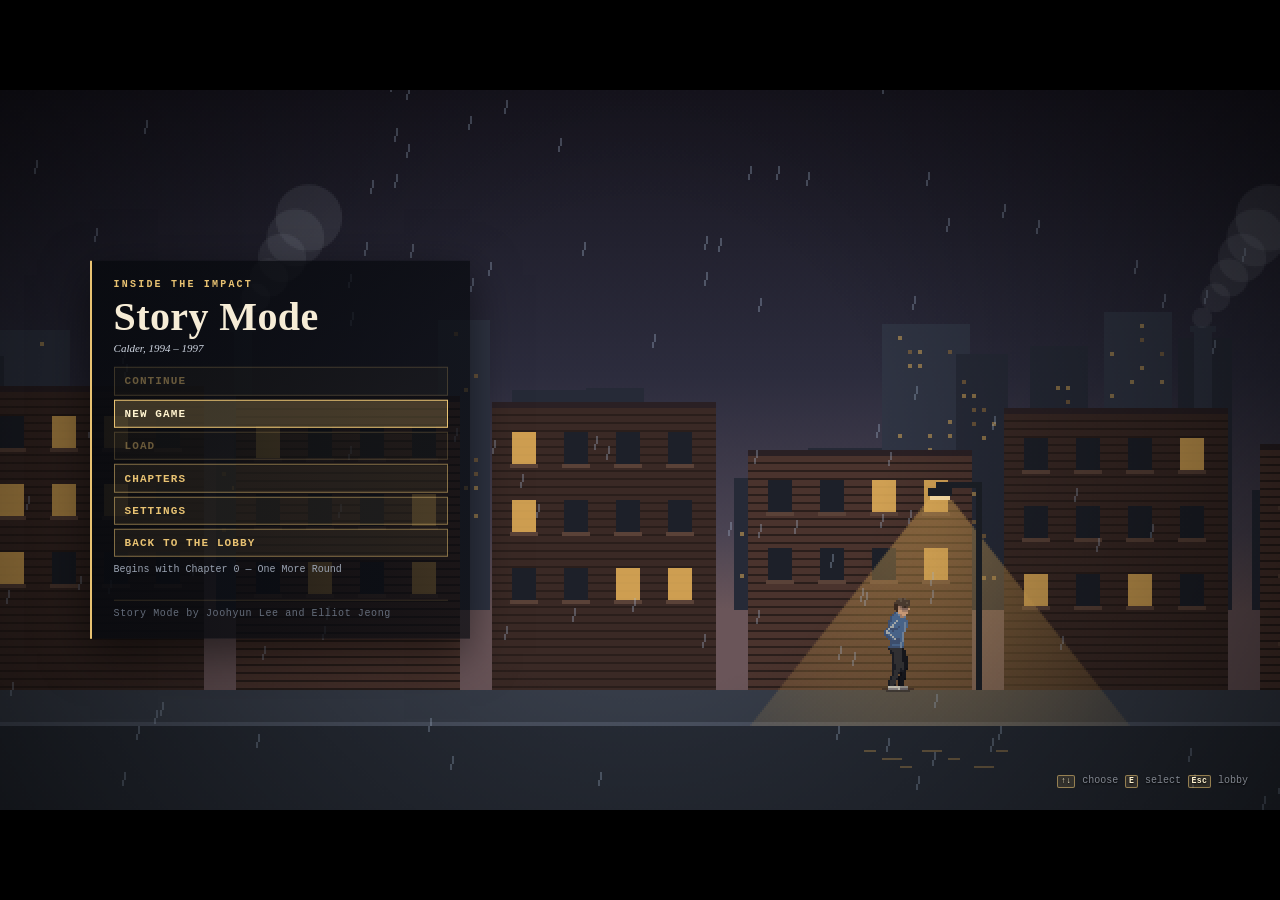
<file: story/dev/play.html>
<!DOCTYPE html>
<html lang="en">
<head>
<meta charset="utf-8">
<meta name="viewport" content="width=device-width, initial-scale=1">
<title>Story Mode — dev play</title>
<!-- Standalone Story Mode for development (no lobby). Loads story/story.css and every script in
     story/manifest.js in order, then opens Story Mode.
       play.html                 the Story Mode title screen
       play.html?ch=N            start chapter N directly (fresh state seeded with earlier chapters' canon)
       play.html?ch=99           the sandbox (movement test area; also lists it under Chapters)
       play.html?ch=99&test=1    run the sandbox self-test in the page and show the results
       play.html?ch=N&auto=P     let the test autopilot play chapter N with policy P (first | restraint | ruthless)
       &dev=1                    dev build: every chapter (and the sandbox) open in the Chapters list
       &debug=1                  world debug overlay (collision, triggers)
       &seed=N                   reseed the gameplay RNG before starting
     Scripts get a cache-busting query here only; the lobby loader in game.js uses plain paths. -->
<style>
  :root { --gold: #e8c272; --red: #d8402f; --ink: #05080d; --text: #efe6d2; --mute: #9aa3b2; }
  html, body { margin: 0; height: 100%; background: #000; color: var(--text); font-family: "Iowan Old Style", Georgia, serif; }
  .dev-load { position: fixed; inset: 0; display: flex; align-items: center; justify-content: center; z-index: 5; }
  .dev-card { max-width: min(620px, 92vw); padding: 22px 26px; background: rgba(10, 12, 18, .92); border: 1px solid rgba(232, 194, 114, .35); }
  .dev-kicker { font: 700 11px/1.2 "Courier New", monospace; letter-spacing: .22em; text-transform: uppercase; color: var(--gold); }
  .dev-card h1 { margin: 6px 0 10px; font-size: 26px; font-weight: 600; }
  .dev-line { font: 13px/1.5 "Courier New", monospace; color: var(--mute); white-space: pre-wrap; word-break: break-word; }
  .dev-line.bad { color: #f0b0a4; }
  .dev-card button { margin: 14px 8px 0 0; font: 600 13px/1 "Courier New", monospace; letter-spacing: .08em; text-transform: uppercase; padding: 9px 14px;
    color: var(--gold); background: rgba(232, 194, 114, .08); border: 1px solid rgba(232, 194, 114, .55); cursor: pointer; }
  .dev-card button:hover, .dev-card button:focus-visible { background: rgba(232, 194, 114, .22); color: #fff3cf; outline: none; }
  .dev-note { position: fixed; left: 8px; bottom: 8px; z-index: 2000; max-width: 46vw; font: 11px/1.4 "Courier New", monospace; color: #f0b0a4;
    background: rgba(10, 12, 18, .8); padding: 6px 8px; border-left: 2px solid var(--red); pointer-events: none; white-space: pre-wrap; }
  .dev-test { position: fixed; right: 10px; top: 10px; bottom: 10px; z-index: 2001; width: min(560px, 46vw); overflow: auto; padding: 14px 16px;
    background: rgba(10, 12, 18, .94); border: 1px solid rgba(232, 194, 114, .35); font: 12px/1.45 "Courier New", monospace; color: var(--text); }
  .dev-test h2 { margin: 2px 0 8px; font: 600 18px/1.2 "Iowan Old Style", Georgia, serif; }
  .dev-test .ok { color: #8fca7e; } .dev-test .bad { color: #f0b0a4; }
  .dev-test button { float: right; font: 600 11px/1 "Courier New", monospace; color: var(--gold); background: none; border: 1px solid rgba(232, 194, 114, .5); padding: 5px 8px; cursor: pointer; }
</style>
</head>
<body>
<div class="dev-load" id="dev-load" role="status">
  <div class="dev-card">
    <div class="dev-kicker">Inside the Impact — dev</div>
    <h1>Story Mode</h1>
    <div class="dev-line" id="dev-status">Loading…</div>
    <div class="dev-btns" id="dev-btns"></div>
  </div>
</div>
<script>
(function () {
  'use strict';
  var ROOT = '../../';                       // story/dev/ -> repository root (manifest paths are root-relative)
  var BUST = 'v=' + Date.now().toString(36);
  var q = new URLSearchParams(location.search);
  var chParam = q.get('ch');
  var ch = chParam !== null && chParam !== '' && isFinite(+chParam) ? +chParam : null;
  var statusEl = document.getElementById('dev-status');
  var btns = document.getElementById('dev-btns');
  var loaded = {};                           // path -> true once evaluated (a retry never runs a file twice)
  var skipped = [];

  function status(text, bad) { statusEl.textContent = text; statusEl.className = 'dev-line' + (bad ? ' bad' : ''); }
  function button(label, fn) {
    var b = document.createElement('button');
    b.type = 'button'; b.textContent = label; b.addEventListener('click', fn);
    btns.appendChild(b);
    return b;
  }
  function loadScript(src) {
    return new Promise(function (resolve, reject) {
      var s = document.createElement('script');
      s.src = src + (src.indexOf('?') < 0 ? '?' : '&') + BUST;
      s.async = false;
      s.onload = function () { resolve(); };
      s.onerror = function () { s.remove(); reject(new Error('could not load ' + src)); };
      document.body.appendChild(s);
    });
  }
  function loadCss(href) {
    if (document.getElementById('story-css')) return;
    var l = document.createElement('link');
    l.id = 'story-css'; l.rel = 'stylesheet'; l.href = href + '?' + BUST;
    document.head.appendChild(l);
  }

  // Script errors thrown while a file runs (not load failures) are reported but do not stop the page.
  var runErrors = [];
  window.addEventListener('error', function (ev) {
    var f = String(ev.filename || '');
    if (/\/story\//.test(f) && !(window.STORY && window.STORY.isOpen)) runErrors.push(f.replace(/^.*\/story\//, 'story/').replace(/\?.*$/, '') + ': ' + (ev.message || 'error'));
  });

  function start() {
    btns.innerHTML = '';
    status('Loading the manifest…');
    var chain = window.STORY_FILES ? Promise.resolve() : loadScript(ROOT + 'story/manifest.js');
    chain.then(function () {
      var files = window.STORY_FILES || [], optional = window.STORY_OPTIONAL || [];
      loadCss(ROOT + (window.STORY_CSS || 'story/story.css'));
      var i = 0;
      function next() {
        if (i >= files.length) return Promise.resolve();
        var f = files[i++];
        if (loaded[f]) return next();
        status('Loading ' + f + ' (' + i + ' / ' + files.length + ')');
        return loadScript(ROOT + f).then(function () { loaded[f] = true; return next(); }, function (err) {
          if (optional.indexOf(f) >= 0) { skipped.push(f); return next(); }
          throw err;
        });
      }
      return next();
    }).then(open, function (err) {
      status('Story Mode could not load.\n' + (err && err.message ? err.message : String(err)), true);
      button('Try again', start).focus();
      button('Back to the game', function () { location.href = ROOT + 'index.html'; });
    });
  }

  function note(lines) {
    if (!lines.length) return;
    var n = document.createElement('div');
    n.className = 'dev-note';
    n.textContent = lines.join('\n');
    document.body.appendChild(n);
    setTimeout(function () { n.remove(); }, 12000);
  }

  function open() {
    var S = window.STORY;
    if (!S || typeof S.open !== 'function') { status('Story Mode loaded, but STORY.open is missing (main.js).', true); button('Try again', start); return; }
    document.getElementById('dev-load').style.display = 'none';
    var dev = ch === 99 || q.get('dev') === '1';
    if (q.get('seed') !== null && typeof S.seed === 'function') S.seed(+q.get('seed'));
    var known = ch !== null && S.story && S.story.has && S.story.has(ch);
    try {
      // With a registered chapter STORY.open starts it directly (seeded with the canon of earlier chapters).
      S.open({ dev: dev, onExit: closed, chapter: known ? ch : undefined });
      if (ch !== null && !known) note(['Chapter ' + ch + ' is not in this build (registered: ' + (S.story && S.story.ids ? S.story.ids().join(', ') : 'none') + ').']);
      if (q.get('debug') === '1' && S.world) S.world.debug = true;
    } catch (err) {
      status('STORY.open failed: ' + (err && err.message ? err.message : err), true);
      document.getElementById('dev-load').style.display = '';
      button('Try again', function () { location.reload(); });
      return;
    }
    var lines = [];
    if (skipped.length) lines.push('Not in this build: ' + skipped.join(', '));
    if (runErrors.length) lines.push('Errors while loading:\n' + runErrors.join('\n'));
    note(lines);
    if (q.get('auto') && S.test && S.test.autoplay) S.test.autoplay(true, q.get('auto'));
    if (q.get('test') === '1') setTimeout(selfTest, 300);
  }

  function selfTest() {
    var S = window.STORY;
    var box = document.createElement('div');
    box.className = 'dev-test';
    box.innerHTML = '<button type="button">Close</button><h2>Sandbox self-test</h2><div>Running…</div>';
    box.querySelector('button').addEventListener('click', function () { box.remove(); });
    document.body.appendChild(box);
    setTimeout(function () {
      var body = box.querySelector('div'), r;
      if (!S.sandbox || typeof S.sandbox.selfTest !== 'function') { body.textContent = 'S.sandbox.selfTest is missing (c99_sandbox.js did not load).'; return; }
      try { r = S.sandbox.selfTest({}); } catch (err) { body.textContent = 'The self-test threw: ' + (err && err.message); return; }
      var esc = function (t) { return String(t).replace(/[&<>]/g, function (c) { return { '&': '&amp;', '<': '&lt;', '>': '&gt;' }[c]; }); };
      var html = '<p class="' + (r.ok ? 'ok' : 'bad') + '">' + (r.ok ? 'All checks passed' : 'Failed: ' + esc((r.failed || []).join(', ') || r.error || '')) +
        ' — ' + (r.passed || 0) + ' / ' + (r.checks || []).length + ', ' + r.time + ' sim s</p>';
      (r.checks || []).forEach(function (c) { html += '<div class="' + (c.ok ? 'ok' : 'bad') + '">' + (c.ok ? '✓ ' : '✗ ') + esc(c.name) + '</div><div>&nbsp;&nbsp;' + esc(c.detail || '') + '</div>'; });
      if (r.errors && r.errors.length) html += '<p class="bad">Errors:<br>' + r.errors.map(esc).join('<br>') + '</p>';
      body.innerHTML = html;
    }, 50);
  }

  function closed() {
    var card = document.getElementById('dev-load');
    card.style.display = '';
    status('Story Mode closed. (In the game this returns to the lobby.)');
    btns.innerHTML = '';
    button('Open again', function () { card.style.display = 'none'; window.STORY.open({ onExit: closed, dev: ch === 99 || q.get('dev') === '1' }); }).focus();
    button('Back to the game', function () { location.href = ROOT + 'index.html'; });
  }

  start();
})();
</script>
</body>
</html>
</file>
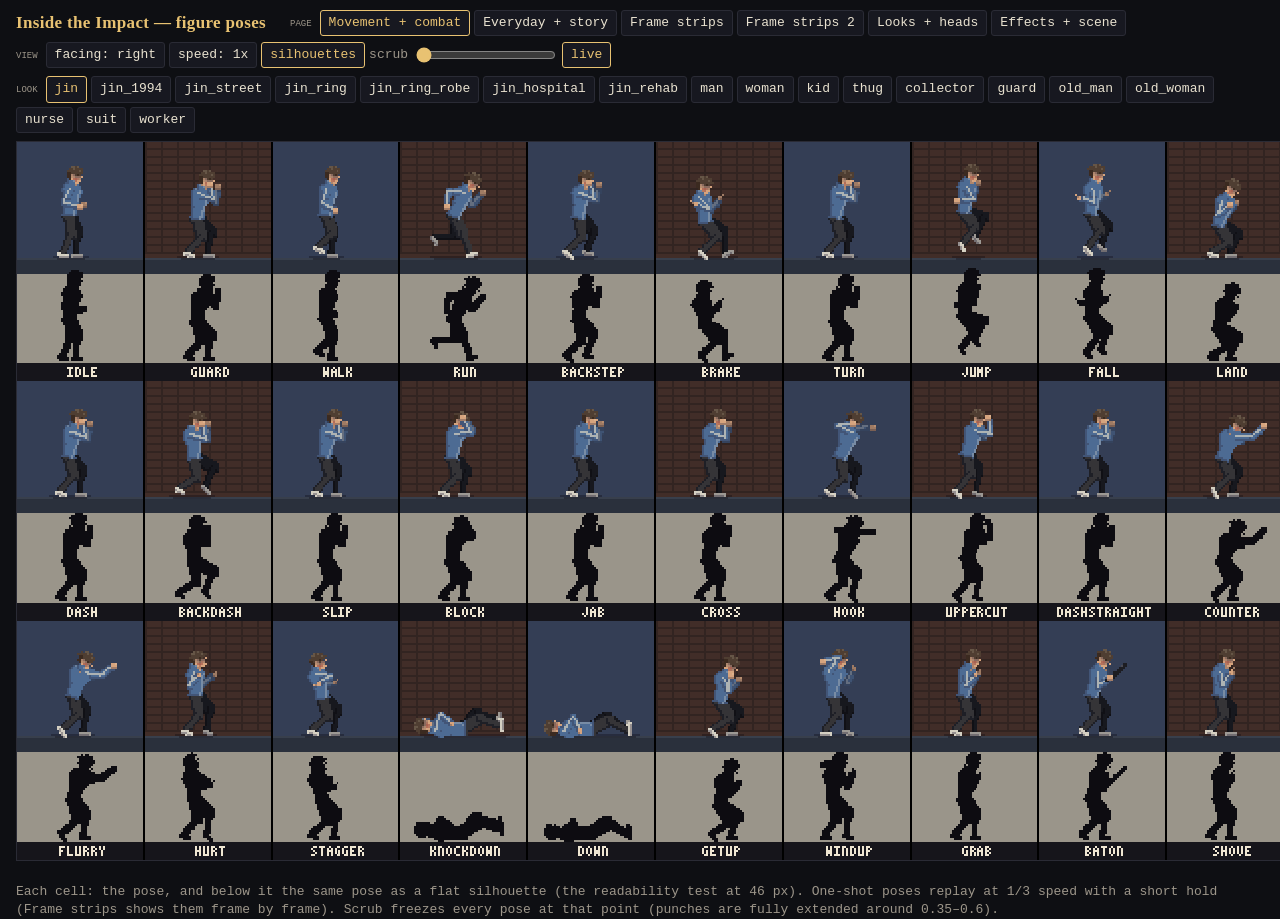
<file: story/dev/poses.html>
<!doctype html>
<html lang="en">
<head>
<meta charset="utf-8">
<meta name="viewport" content="width=device-width, initial-scale=1">
<title>Story Poses</title>
<style>
  :root { --bg: #0e0f13; --panel: #171820; --line: #2a2b35; --text: #e9e2d0; --dim: #9d968a; --gold: #e8c272; --red: #d8402f; }
  * { box-sizing: border-box; }
  html, body { margin: 0; background: var(--bg); color: var(--text); font: 13px/1.4 "Courier New", monospace; }
  header { display: flex; flex-wrap: wrap; gap: 6px 14px; align-items: center; padding: 10px 16px 8px; }
  h1 { font: 600 17px "Iowan Old Style", Georgia, serif; margin: 0 10px 0 0; color: var(--gold); letter-spacing: .02em; }
  .group { display: flex; flex-wrap: wrap; gap: 4px; align-items: center; }
  .group > span { color: var(--dim); margin-right: 4px; font-variant: small-caps; }
  button { font: inherit; color: var(--text); background: var(--panel); border: 1px solid var(--line); border-radius: 3px; padding: 3px 8px; cursor: pointer; }
  button:hover { border-color: #4a4b58; }
  button.on { border-color: var(--gold); color: var(--gold); }
  label { color: var(--dim); display: inline-flex; gap: 6px; align-items: center; }
  input[type=range] { width: 140px; accent-color: var(--gold); }
  #wrap { padding: 0 16px 16px; overflow-x: auto; }
  canvas { display: block; width: 1280px; height: 720px; image-rendering: pixelated; image-rendering: crisp-edges; background: #111; border: 1px solid var(--line); }
  #note { color: var(--dim); padding: 6px 16px 0; max-width: 1300px; }
  #err { color: var(--red); padding: 0 16px; white-space: pre-wrap; }
</style>
</head>
<body>
<header>
  <h1>Inside the Impact — figure poses</h1>
  <div class="group" id="pages"><span>page</span></div>
  <div class="group" id="opts"><span>view</span>
    <button id="bFace">facing: right</button>
    <button id="bSlow">speed: 1x</button>
    <button id="bSil" class="on">silhouettes</button>
    <label>scrub <input id="scrub" type="range" min="0" max="1000" value="0"></label>
    <button id="bLive" class="on">live</button>
  </div>
</header>
<div class="group" style="padding:0 16px 8px" id="looks"><span>look</span></div>
<div id="wrap"><canvas id="cv" width="640" height="360"></canvas></div>
<div id="note"></div>
<div id="err"></div>
<script>window.STORY = { headless: false };</script>
<script src="../core.js"></script>
<script src="../art.js"></script>
<script>
(function () {
  'use strict';
  const S = window.STORY, A = S.art, F = S.font, P = S.pal;
  const errBox = document.getElementById('err');
  window.addEventListener('error', (e) => { errBox.textContent += (e.message || e) + '\n'; });
  if (!A || !F) { errBox.textContent = 'art.js did not load'; return; }
  const cv = document.getElementById('cv'), ctx = cv.getContext('2d');
  ctx.imageSmoothingEnabled = false;

  const MOVES = ['idle', 'guard', 'walk', 'run', 'backstep', 'brake', 'turn', 'jump', 'fall', 'land',
    'dash', 'backdash', 'slip', 'block', 'jab', 'cross', 'hook', 'uppercut', 'dashStraight', 'counter',
    'flurry', 'hurt', 'stagger', 'knockdown', 'down', 'getup', 'windup', 'grab', 'baton', 'shove'];
  const EVERYDAY = ['sit', 'sitFloor', 'sitCurb', 'lieBed', 'kneel', 'crouch', 'leanWall', 'armsCrossed', 'handsHips',
    'pocket', 'phone', 'carry', 'push', 'point', 'wave', 'shrug', 'headDown', 'hug',
    'handShoulder', 'work', 'sweep', 'write', 'smoke', 'drink', 'cower', 'limp', 'wheelchair',
    'bars', 'shadowbox', 'skip', 'talk', 'think', 'reach', 'cheer', 'tired', 'climb'];
  const listed = new Set(MOVES.concat(EVERYDAY));
  const extra = A.poses.filter((p) => !listed.has(p));
  const PAGES = { moves: 'Movement + combat', everyday: 'Everyday + story', strips: 'Frame strips', strips2: 'Frame strips 2', looks: 'Looks + heads', fx: 'Effects + scene' };
  const state = { page: 'moves', look: 'jin', face: 1, slow: 1, sil: true, live: true, scrub: 0 };
  try { const q = new URLSearchParams(location.search); for (const k of ['page', 'look']) if (q.get(k)) state[k] = q.get(k); if (q.get('face') === 'left') state.face = -1; } catch (_) { /* ignore */ }

  // ── controls ──
  const pagesEl = document.getElementById('pages'), looksEl = document.getElementById('looks');
  for (const id in PAGES) { const b = document.createElement('button'); b.textContent = PAGES[id]; b.dataset.page = id; b.onclick = () => { state.page = id; sync(); }; pagesEl.appendChild(b); }
  for (const id of Object.keys(S.looks)) { const b = document.createElement('button'); b.textContent = id; b.dataset.look = id; b.onclick = () => { state.look = id; sync(); }; looksEl.appendChild(b); }
  const bFace = document.getElementById('bFace'), bSlow = document.getElementById('bSlow'), bSil = document.getElementById('bSil'), bLive = document.getElementById('bLive'), scrub = document.getElementById('scrub');
  bFace.onclick = () => { state.face = -state.face; sync(); };
  bSlow.onclick = () => { state.slow = state.slow === 1 ? 0.25 : state.slow === 0.25 ? 0.1 : 1; sync(); };
  bSil.onclick = () => { state.sil = !state.sil; sync(); };
  bLive.onclick = () => { state.live = !state.live; sync(); };
  scrub.oninput = () => { state.scrub = scrub.value / 1000; state.live = false; sync(); };
  window.addEventListener('keydown', (e) => {
    const ids = Object.keys(PAGES), looks = Object.keys(S.looks);
    if (e.key === 'ArrowRight') { state.page = ids[(ids.indexOf(state.page) + 1) % ids.length]; sync(); }
    else if (e.key === 'ArrowLeft') { state.page = ids[(ids.indexOf(state.page) + ids.length - 1) % ids.length]; sync(); }
    else if (e.key === 'ArrowDown') { state.look = looks[(looks.indexOf(state.look) + 1) % looks.length]; sync(); }
    else if (e.key === 'ArrowUp') { state.look = looks[(looks.indexOf(state.look) + looks.length - 1) % looks.length]; sync(); }
    else if (e.key === 'f') { state.face = -state.face; sync(); }
    else if (e.key === ' ') { state.live = !state.live; sync(); e.preventDefault(); }
  });
  function sync() {
    for (const b of pagesEl.querySelectorAll('button')) b.classList.toggle('on', b.dataset.page === state.page);
    for (const b of looksEl.querySelectorAll('button')) b.classList.toggle('on', b.dataset.look === state.look);
    bFace.textContent = 'facing: ' + (state.face > 0 ? 'right' : 'left');
    bSlow.textContent = 'speed: ' + (state.slow === 1 ? '1x' : state.slow + 'x');
    bSil.classList.toggle('on', state.sil); bLive.classList.toggle('on', state.live);
    looksEl.style.display = state.page === 'moves' || state.page === 'everyday' || state.page.startsWith('strips') ? '' : 'none';
    const notes = {
      moves: 'Each cell: the pose, and below it the same pose as a flat silhouette (the readability test at 46 px). One-shot poses replay at 1/3 speed with a short hold (Frame strips shows them frame by frame). Scrub freezes every pose at that point (punches are fully extended around 0.35–0.6).',
      strips: 'Eight evenly spaced frames of each cycle and one-shot, left to right, so timing and silhouettes can be judged without motion. Loops cover one full cycle; one-shots go from start to recovery (the punch is fully out in frames 3–4).',
      strips2: 'More frame strips: the rest of the one-shots and a few loops.',
      everyday: 'Story and exploration poses. Seat height, bed height and carried object come from opts (seat, bed, carry). Arrow up/down cycles looks, f flips facing.',
      looks: 'Every built-in look in relaxed idle and walking the other way, then each hair style at 4x and Jin’s head facing right (scar visible) and left.',
      fx: 'Dash afterimages, punch smears per kind, impact sparks, foot dust, pose crossfades, tint, outline, squash, the 3x5 font, and a test of Jin against brick under a streetlight.',
    };
    document.getElementById('note').textContent = notes[state.page] + (extra.length ? '  Extra poses beyond the contract: ' + extra.join(', ') + '.' : '');
    try { const q = new URLSearchParams(location.search); q.set('page', state.page); q.set('look', state.look); history.replaceState(null, '', '?' + q.toString()); } catch (_) { /* file:// */ }
  }
  sync();

  // ── helpers ──
  const hold = 0.55;
  function poseTime(name, T, seed) {
    const d = A.poseDuration(name);
    if (!state.live) return d > 0 ? { t: state.scrub * d, k: state.scrub } : { t: state.scrub * 3, k: null };
    // one-shots replay at 1/3 speed here so each phase can be seen (in game they run at full speed)
    if (d > 0) { const slowK = 3, per = d * slowK + hold; const tt = (T + seed * 0.13) % per; return { t: Math.min(d, tt / slowK), k: null, start: tt < 0.12 ? 1 - tt / 0.12 : 0 }; }
    return { t: T + seed * 0.37, k: null };
  }
  function optsFor(name, extraOpts) {
    const o = Object.assign({}, extraOpts || {});
    if (name === 'carry') { o.carry = o.carry || 'box'; o.moving = false; }
    if (name === 'wheelchair') o.moving = true;
    if (name === 'lieBed') o.blanket = '#6a7a8a';
    return o;
  }
  function figure(name, x, y, face, look, T, seed, extraOpts) {
    const pt = poseTime(name, T, seed);
    const o = optsFor(name, extraOpts);
    if (pt.k != null) o.k = pt.k;
    if (pt.start > 0 && name !== 'guard') o.blendFrom = { pose: MOVES.indexOf(name) >= 0 ? 'guard' : 'idle', t: 0, k: pt.start };
    A.drawFigure(ctx, x, y, face, name, pt.t, look, o);
  }
  function wall(x, y, w, h, kind) {
    // a quick backdrop strip: worn brick or blue-gray plaster, with a floor line
    ctx.fillStyle = kind === 'brick' ? P.brick2 : P.blue2; ctx.fillRect(x, y, w, h);
    if (kind === 'brick') {
      for (let yy = y + 3; yy < y + h; yy += 4) {
        const off = ((yy - y) / 4) % 2 ? 0 : 4;
        ctx.fillStyle = P.brick1; ctx.fillRect(x, yy, w, 1);
        for (let xx = x + off; xx < x + w; xx += 8) { ctx.fillStyle = P.brick1; ctx.fillRect(xx, yy - 3, 1, 3); }
      }
      ctx.fillStyle = 'rgba(30,20,24,0.35)'; ctx.fillRect(x, y, w, h);
    }
  }
  function floor(x, y, w, h) { ctx.fillStyle = P.street1; ctx.fillRect(x, y, w, h); ctx.fillStyle = P.street2; ctx.fillRect(x, y, w, 1); }
  function label(text, x, y, col) { F.draw(ctx, text, x, y, { color: col || P.textDim, align: 'center' }); }
  // Draw a figure into a scratch canvas, then show it as a flat dark silhouette.
  const scratch = document.createElement('canvas'); scratch.width = 120; scratch.height = 110; const sc = scratch.getContext('2d');
  function silhouette(name, x, y, face, look, T, seed) {
    sc.setTransform(1, 0, 0, 1, 0, 0); sc.globalCompositeOperation = 'source-over'; sc.clearRect(0, 0, 120, 110); sc.imageSmoothingEnabled = false;
    const pt = poseTime(name, T, seed), o = optsFor(name, { shadow: false });
    if (pt.k != null) o.k = pt.k;
    A.drawFigure(sc, 60, 90, face, name, pt.t, look, o);
    sc.globalCompositeOperation = 'source-in'; sc.fillStyle = '#0d0c11'; sc.fillRect(0, 0, 120, 110);
    sc.globalCompositeOperation = 'source-over';
    ctx.drawImage(scratch, x - 60, y - 90);
  }

  // ── pages ──
  function drawMoves(T) {
    const cols = 10, cw = 64, ch = 120;
    MOVES.forEach((name, i) => {
      const cx = (i % cols) * cw, cy = Math.floor(i / cols) * ch;
      wall(cx, cy, cw, 58, i % 2 ? 'brick' : 'plaster'); floor(cx, cy + 58, cw, 8);
      ctx.fillStyle = '#9a958a'; ctx.fillRect(cx, cy + 66, cw, 46);
      const fx = cx + cw / 2 - (name === 'down' || name === 'knockdown' || name === 'getup' ? 0 : state.face * 6);
      figure(name, fx, cy + 58, state.face, state.look, T, i);
      if (state.sil) silhouette(name, fx, cy + 110, state.face, state.look, T, i);
      ctx.fillStyle = '#16151b'; ctx.fillRect(cx, cy + 111, cw, 9);
      label(name, cx + cw / 2, cy + 113, P.text);
      ctx.fillStyle = '#000'; ctx.fillRect(cx + cw - 1, cy, 1, ch);
    });
  }
  function drawEveryday(T) {
    const cols = 9, cw = 71, ch = 90;
    EVERYDAY.forEach((name, i) => {
      const cx = (i % cols) * cw, cy = Math.floor(i / cols) * ch;
      wall(cx, cy, cw, 74, (i + Math.floor(i / cols)) % 2 ? 'brick' : 'plaster'); floor(cx, cy + 74, cw, 8);
      const fx = cx + cw / 2 - (name === 'lieBed' ? 0 : state.face * 4);
      if (name === 'lieBed') { ctx.fillStyle = '#5c646c'; ctx.fillRect(cx + 8, cy + 74 - 20, cw - 16, 3); ctx.fillStyle = '#c9c6bd'; ctx.fillRect(cx + 9, cy + 74 - 23, cw - 18, 3); }
      if (name === 'sit' || name === 'write') { ctx.fillStyle = P.wood2; ctx.fillRect(fx - state.face * 6 - 5, cy + 74 - 12, 12, 2); ctx.fillRect(fx - state.face * 6 - (state.face > 0 ? 6 : -4), cy + 74 - 26, 2, 14); }
      if (name === 'write') { ctx.fillStyle = P.wood3; ctx.fillRect(fx + (state.face > 0 ? 4 : -24), cy + 74 - 21, 20, 2); }
      if (name === 'work') { ctx.fillStyle = P.wood3; ctx.fillRect(fx + (state.face > 0 ? 6 : -26), cy + 74 - 21, 20, 21); }
      if (name === 'bars') { ctx.fillStyle = '#8a949a'; ctx.fillRect(cx + 4, cy + 74 - 33, cw - 8, 2); }
      if (name === 'leanWall') { ctx.fillStyle = 'rgba(0,0,0,0.25)'; ctx.fillRect(fx - state.face * 8 - (state.face > 0 ? 3 : 0), cy, 3, 74); }
      if (name === 'sitCurb') { ctx.fillStyle = '#6a7080'; ctx.fillRect(cx + 4, cy + 74 - 5, cw - 8, 5); }
      figure(name, fx, cy + 74, state.face, state.look, T, i, name === 'carry' ? { carry: ['box', 'crate', 'groceries', 'toolbox', 'files'][Math.floor(T / 2) % 5] } : null);
      ctx.fillStyle = '#16151b'; ctx.fillRect(cx, cy + 82, cw, 8);
      label(name, cx + cw / 2, cy + 83, P.text);
      ctx.fillStyle = '#000'; ctx.fillRect(cx + cw - 1, cy, 1, ch);
    });
  }
  const headCv = document.createElement('canvas'); headCv.width = 40; headCv.height = 40; const hc = headCv.getContext('2d');
  function zoomHead(look, x, y, z, face, styleLabel) {
    hc.setTransform(1, 0, 0, 1, 0, 0); hc.clearRect(0, 0, 40, 40); hc.imageSmoothingEnabled = false;
    const j = A.joints('idle', 0, look);
    A.drawFigure(hc, 20, 20 - Math.round(j.head.y) + 0, face, 'idle', 0, look, { shadow: false });
    ctx.imageSmoothingEnabled = false;
    ctx.drawImage(headCv, 20 - 7 + Math.round(j.head.x) * face, 20 - 8, 14, 16, x, y, 14 * z, 16 * z);
    if (styleLabel) label(styleLabel, x + 7 * z, y + 16 * z + 2);
  }
  const STRIPS = [['walk', 1 / 1.9], ['run', 1 / 2.85], ['backstep', 1 / 2.3], ['jab', 0], ['cross', 0], ['hook', 0],
    ['dash', 0], ['slip', 0], ['uppercut', 0], ['dashStraight', 0], ['counter', 0], ['hurt', 0]];
  const STRIPS2 = [['limp', 1 / 1.15], ['skip', 1 / 2.1], ['shadowbox', 2.4], ['backdash', 0], ['land', 0], ['brake', 0],
    ['knockdown', 0], ['getup', 0], ['flurry', 0], ['windup', 0], ['baton', 0], ['grab', 0]];
  function drawStrips(T, list) {
    const rows = 6, rh = 60;
    list.forEach(([name, period], i) => {
      const col = i < rows ? 0 : 1, row = i % rows, x0 = col * 320, y0 = row * rh;
      ctx.fillStyle = row % 2 ? '#2a3040' : '#262b39'; ctx.fillRect(x0, y0, 320, rh);
      ctx.fillStyle = P.street1; ctx.fillRect(x0, y0 + rh - 3, 320, 3);
      F.draw(ctx, name, x0 + 2, y0 + 2, { color: P.gold });
      const d = A.poseDuration(name);
      for (let f = 0; f < 8; f++) {
        const k = f / 7, o = optsFor(name, { shadow: false });
        let t;
        if (d > 0) { t = k * d; o.k = k; } else t = (f / 8) * period;
        const lying = name === 'knockdown' || name === 'getup';
        ctx.save();
        if (!lying) { ctx.beginPath(); ctx.rect(x0 + 30 + f * 36, y0, 36, rh); ctx.clip(); }
        else if (f % 2) { ctx.restore(); continue; }   // lying frames are wide: show every other one
        A.drawFigure(ctx, x0 + 44 + f * 36 + (lying ? 14 * state.face : 0) - (state.face < 0 ? -10 : 0), y0 + rh - 3, state.face, name, t, state.look, o);
        ctx.restore();
      }
    });
  }
  function drawLooks(T) {
    const ids = Object.keys(S.looks), cols = 9, cw = 71, ch = 92;
    ids.forEach((id, i) => {
      const cx = (i % cols) * cw, cy = Math.floor(i / cols) * ch;
      wall(cx, cy, cw, 76, i % 2 ? 'brick' : 'plaster'); floor(cx, cy + 76, cw, 6);
      A.drawFigure(ctx, cx + 22, cy + 76, 1, 'idle', T + i * 0.3, id, {});
      A.drawFigure(ctx, cx + 50, cy + 76, -1, 'walk', T + i * 0.21, id, {});
      ctx.fillStyle = '#16151b'; ctx.fillRect(cx, cy + 82, cw, 10);
      label(id, cx + cw / 2, cy + 84, P.text);
      ctx.fillStyle = '#000'; ctx.fillRect(cx + cw - 1, cy, 1, ch);
    });
    // hair styles at 4x
    const y0 = 2 * ch + 4;
    ctx.fillStyle = '#1b1c24'; ctx.fillRect(0, y0 - 4, 640, 360 - y0 + 4);
    const styles = ['twoblock', 'shaggy', 'short', 'buzz', 'bald', 'long', 'ponytail', 'bun', 'curly', 'afro', 'slick', 'gray_short', 'bob', 'braids', 'cap', 'beanie', 'fedora', 'hood'];
    const tones = ['#d6a47e', '#efd0b0', '#c48e68', '#a2704f', '#85583c', '#5f3e2a'];
    const hairs = ['#3b2a20', '#1e1814', '#6a4a2a', '#a6a29a', '#b07a3a', '#2a2a30'];
    styles.forEach((st, i) => {
      const look = { h: 46, build: 'avg', skin: tones[i % tones.length], hair: { style: st, color: st === 'gray_short' ? '#a6a29a' : st === 'cap' ? '#7a3a2e' : st === 'beanie' ? '#4a5a6a' : st === 'fedora' ? '#4a3e34' : st === 'hood' ? '#5a5f66' : hairs[i % hairs.length] },
        top: { kind: 'tee', color: '#5a6472' }, bottom: { kind: 'pants', color: '#333' }, shoes: '#222', extras: st === 'twoblock' ? ['scar'] : [] };
      const col = i % 9, row = Math.floor(i / 9);
      zoomHead(look, 4 + col * 50, y0 + row * 76, 3, 1, st);
    });
    // Jin's head both ways at 5x
    zoomHead('jin', 462, y0 + 2, 5, 1, 'jin right');
    zoomHead('jin', 548, y0 + 2, 5, -1, 'jin left');
  }
  function drawFx(T) {
    ctx.fillStyle = '#15161d'; ctx.fillRect(0, 0, 640, 360);
    // 1. dash with afterimages across a strip
    wall(0, 0, 320, 70, 'brick'); floor(0, 70, 320, 10);
    const per = 1.6, u = (T % per) / per;
    const dashT = Math.min(0.16, u * per - 0.3);
    const x0 = 40, dist = 1.8 * 46;
    if (dashT > 0) {
      const k = dashT / 0.16, xNow = x0 + dist * (1 - Math.pow(1 - k, 2));
      for (let a = 3; a >= 1; a--) { const kk = Math.max(0, k - a * 0.22); const xa = x0 + dist * (1 - Math.pow(1 - kk, 2)); A.drawAfterimage(ctx, xa, 70, 1, 'dash', kk * 0.16, 'jin', 0.45 * (1 - a / 4)); }
      A.dust(ctx, x0 - 4, 70, Math.min(1, k * 1.4));
      A.drawFigure(ctx, xNow, 70, 1, 'dash', dashT, 'jin', { scaleX: k < 0.6 ? 1.12 : 1 });
      if (k > 0.5) { /* lead into a straight */ }
    } else if (u * per <= 0.3) A.drawFigure(ctx, x0, 70, 1, 'guard', T, 'jin', {});
    else { const tt = u * per - 0.46; A.drawFigure(ctx, x0 + dist, 70, 1, tt < 0.33 ? 'dashStraight' : 'guard', Math.max(0, tt), 'jin', {}); if (tt > 0.1 && tt < 0.2) A.drawSmear(ctx, x0 + dist, 70, 1, 'straight', (tt - 0.1) / 0.1); if (tt > 0.12 && tt < 0.32) A.spark(ctx, x0 + dist + 27, 36, (tt - 0.12) / 0.2, P.sparkHeavy); }
    label('dash -> afterimages, dust, dash straight', 160, 2, P.text);
    // 2. smears per kind
    wall(320, 0, 320, 70, 'plaster'); floor(320, 70, 320, 10);
    ['jab', 'cross', 'hook', 'upper', 'straight'].forEach((kind, i) => {
      const x = 340 + i * 60, k = ((T * 1.4 + i * 0.2) % 1);
      const pose = { jab: 'jab', cross: 'cross', hook: 'hook', upper: 'uppercut', straight: 'dashStraight' }[kind];
      A.drawFigure(ctx, x, 70, 1, pose, A.poseDuration(pose) * 0.45, 'jin', { shadow: true });
      A.drawSmear(ctx, x, 70, 1, kind, k);
      label(kind, x + 10, 62, P.text);
    });
    // 3. sparks and dust
    ctx.fillStyle = '#1d1f28'; ctx.fillRect(0, 82, 640, 60);
    for (let i = 0; i < 6; i++) { const k = ((T * 1.2 + i / 6) % 1); A.spark(ctx, 30 + i * 36, 110, k, i % 2 ? P.sparkHeavy : P.spark); }
    for (let i = 0; i < 4; i++) { const k = ((T * 1.5 + i / 4) % 1); A.dust(ctx, 270 + i * 26, 124, k); }
    label('sparks k 0..1', 120, 132); label('dust', 310, 132);
    // 4. crossfade chain: guard -> jab -> cross -> hook with blendFrom (the world crossfades poses like this)
    const chain = ['guard', 'jab', 'cross', 'hook', 'guard'], seg = [0.3, 0.22, 0.29, 0.37, 0.4];
    let tt = T % seg.reduce((a, b) => a + b, 0), i = 0;
    while (tt > seg[i]) { tt -= seg[i]; i++; }
    const prev = chain[(i + chain.length - 1) % chain.length];
    const bk = Math.max(0, 1 - tt / 0.06);
    A.drawFigure(ctx, 420, 130, 1, chain[i], tt, 'jin', { blendFrom: { pose: prev, t: seg[(i + seg.length - 1) % seg.length], k: bk } });
    label('combo with crossfade', 440, 86, P.text);
    // 5. tint, outline, alpha, squash, scaleX, lean, carry variants
    ctx.fillStyle = '#23252f'; ctx.fillRect(0, 142, 640, 74);
    const demos = [
      ['hit flash', { tint: '#ffffff' }, 'hurt', 0.03], ['telegraph', { tint: '#ffe7b0' }, 'windup', 0.2], ['outline', { outlineCol: '#e8c272' }, 'idle', 0],
      ['alpha .5', { alpha: 0.5 }, 'guard', 0], ['squash +1', { squash: 1 }, 'land', 0.03], ['stretch', { squash: -0.6 }, 'jump', 0.1],
      ['lean +.3', { lean: 0.3 }, 'walk', 0], ['lean -.35', { lean: -0.35 }, 'land', 0.05], ['knuckles', {}, 'guard', 0],
    ];
    demos.forEach(([name, o, pose, t], k) => {
      const x = 30 + k * 68;
      const look = name === 'knuckles' ? Object.assign({}, S.looks.jin, { extras: ['scar', 'knuckles'] }) : 'jin';
      A.drawFigure(ctx, x, 204, 1, pose, t || T, look, o);
      label(name, x, 207);
    });
    // 6. font sample
    ctx.fillStyle = '#121218'; ctx.fillRect(0, 216, 260, 144);
    F.draw(ctx, 'ROUND 3  0:42', 10, 224, { color: P.gold, scale: 2, shadow: true });
    F.draw(ctx, "ABCDEFGHIJKLMNOPQRSTUVWXYZ\n0123456789 .,'!?-:/&#$()\"+%=*<>", 10, 244, { color: P.text });
    F.draw(ctx, 'Calder Civic Arena - Aug. 20, 1994', 10, 262, { color: P.textDim });
    F.draw(ctx, '$1,250 / #3B', 250, 280, { color: P.red, align: 'right', scale: 2 });
    F.draw(ctx, 'center', 130, 300, { color: P.text, align: 'center', shadow: '#000' });
    // 7. the first scene: Jin leaning on worn brick under a warm streetlight
    const sx = 260, sy = 216, sw = 380, sh = 144;
    ctx.fillStyle = P.sky1; ctx.fillRect(sx, sy, sw, sh);
    ctx.fillStyle = P.blue1; ctx.fillRect(sx + 220, sy + 30, 60, 90); ctx.fillRect(sx + 300, sy + 50, 80, 70);
    for (let wx = sx + 228; wx < sx + 276; wx += 10) for (let wy = sy + 40; wy < sy + 110; wy += 14) { ctx.fillStyle = (wx + wy) % 3 ? '#2b3448' : P.amber1; ctx.fillRect(wx, wy, 4, 6); }
    wall(sx, sy, 200, 124, 'brick');
    ctx.fillStyle = '#3a2a24'; ctx.fillRect(sx + 40, sy + 30, 16, 22); ctx.fillStyle = '#8a7a62'; ctx.fillRect(sx + 41, sy + 31, 14, 20); ctx.fillStyle = '#5a3a30'; ctx.fillRect(sx + 41, sy + 38, 14, 4);
    ctx.fillStyle = '#6a6a5e'; ctx.fillRect(sx + 60, sy + 34, 12, 16); ctx.fillStyle = '#b8ab8a'; ctx.fillRect(sx + 61, sy + 35, 10, 7);
    ctx.fillStyle = P.street1; ctx.fillRect(sx, sy + 124, sw, 20); ctx.fillStyle = P.street2; ctx.fillRect(sx, sy + 124, sw, 1);
    ctx.fillStyle = P.metal1; ctx.fillRect(sx + 120, sy + 104, 34, 20); ctx.fillStyle = P.metal2; ctx.fillRect(sx + 120, sy + 104, 34, 2);
    ctx.fillStyle = '#2a2b30'; ctx.fillRect(sx + 172, sy + 20, 2, 104); ctx.fillRect(sx + 160, sy + 20, 14, 2);
    const g = ctx.createRadialGradient(sx + 162, sy + 26, 2, sx + 150, sy + 90, 80);
    g.addColorStop(0, 'rgba(255,214,150,0.55)'); g.addColorStop(0.5, 'rgba(240,170,90,0.16)'); g.addColorStop(1, 'rgba(240,170,90,0)');
    ctx.fillStyle = g; ctx.fillRect(sx, sy, sw, sh);
    ctx.fillStyle = P.lamp; ctx.fillRect(sx + 158, sy + 22, 6, 2);
    A.drawFigure(ctx, sx + 100, sy + 124, 1, 'leanWall', T, 'jin', {});
    A.drawFigure(ctx, sx + 300, sy + 124, -1, 'smoke', T, 'thug', {});
    A.drawFigure(ctx, sx + 250, sy + 124, 1, 'walk', T, 'woman', {});
  }

  let last = performance.now(), T = 0;
  function frame(now) {
    const dt = Math.min(0.05, (now - last) / 1000); last = now;
    if (state.live) T += dt * state.slow;
    try {
      ctx.setTransform(1, 0, 0, 1, 0, 0); ctx.globalAlpha = 1; ctx.fillStyle = '#111'; ctx.fillRect(0, 0, 640, 360);
      if (state.page === 'moves') drawMoves(T);
      else if (state.page === 'everyday') drawEveryday(T);
      else if (state.page === 'strips') drawStrips(T, STRIPS);
      else if (state.page === 'strips2') drawStrips(T, STRIPS2);
      else if (state.page === 'looks') drawLooks(T);
      else drawFx(T);
    } catch (e) { errBox.textContent = String(e && e.stack || e); }
    requestAnimationFrame(frame);
  }
  requestAnimationFrame(frame);
  if (S.errors && S.errors.length) errBox.textContent = S.errors.map((e) => e.message).join('\n');
})();
</script>
</body>
</html>
</file>
